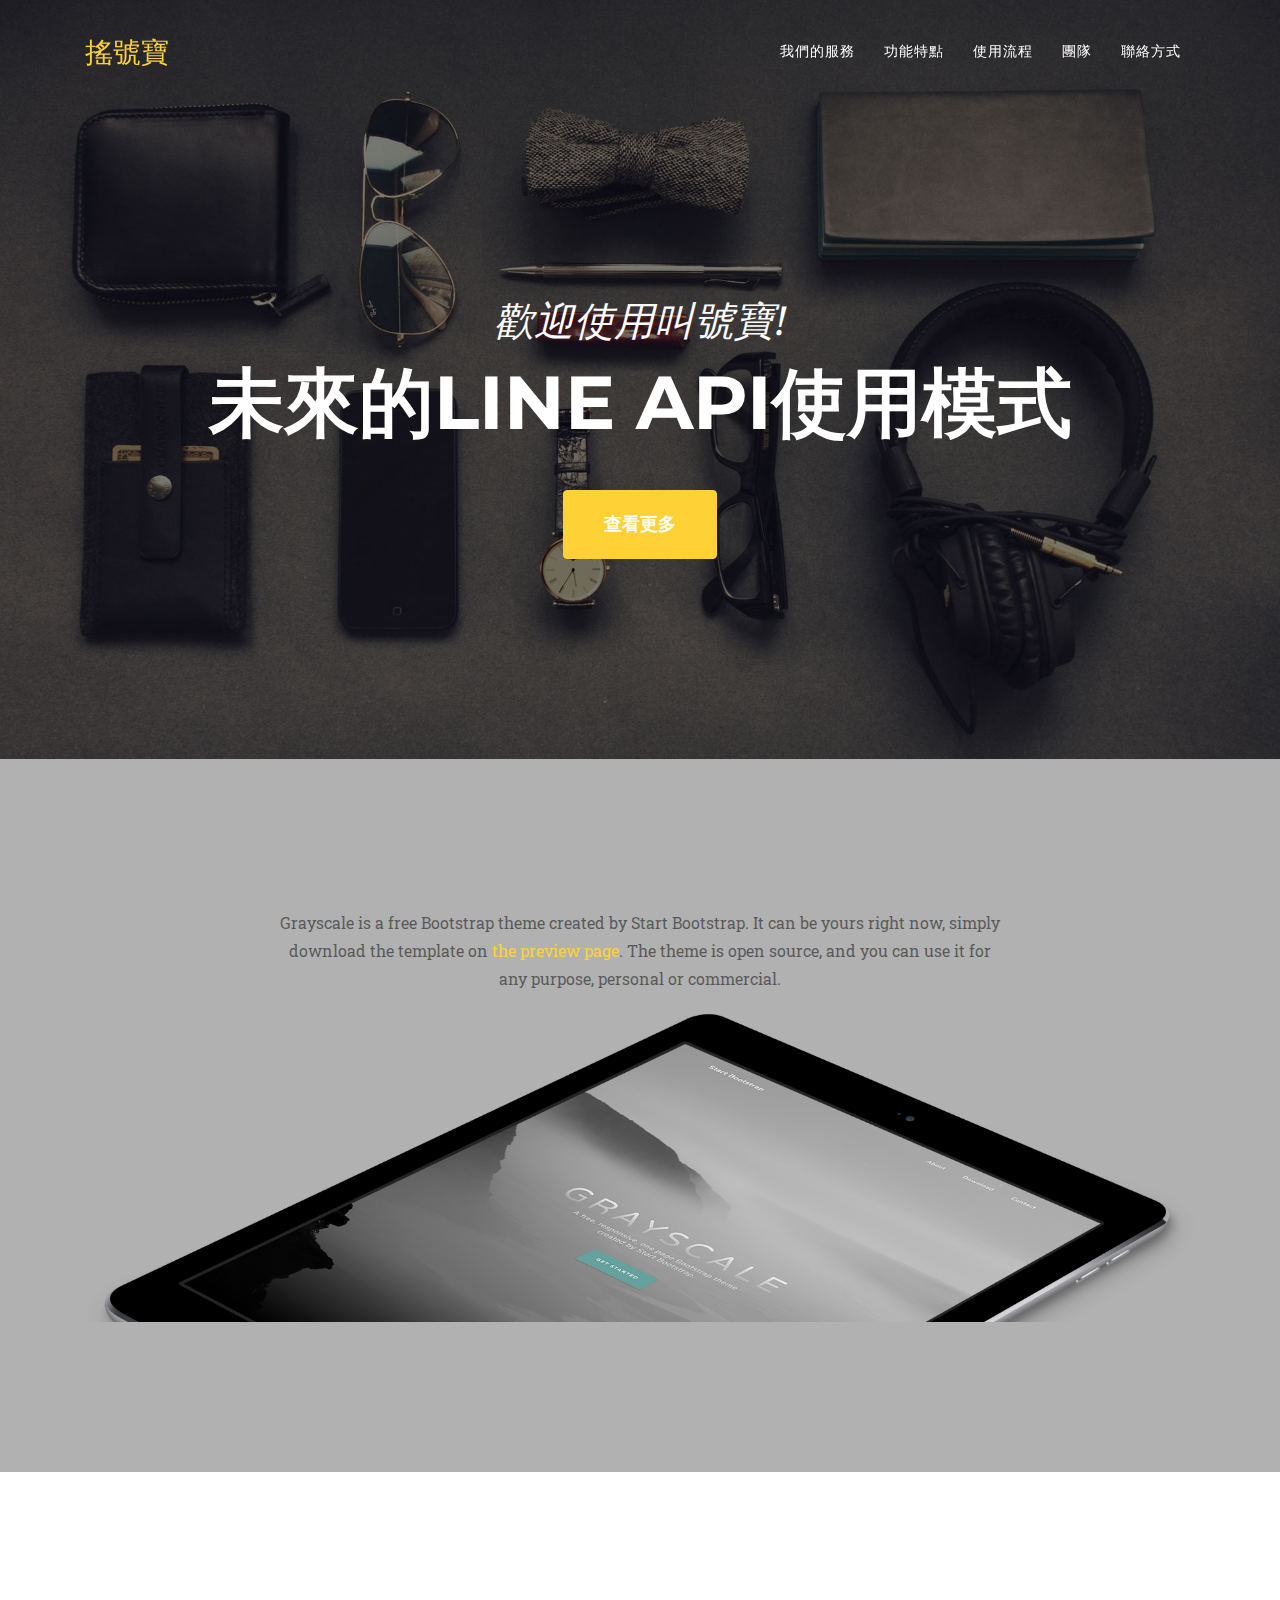
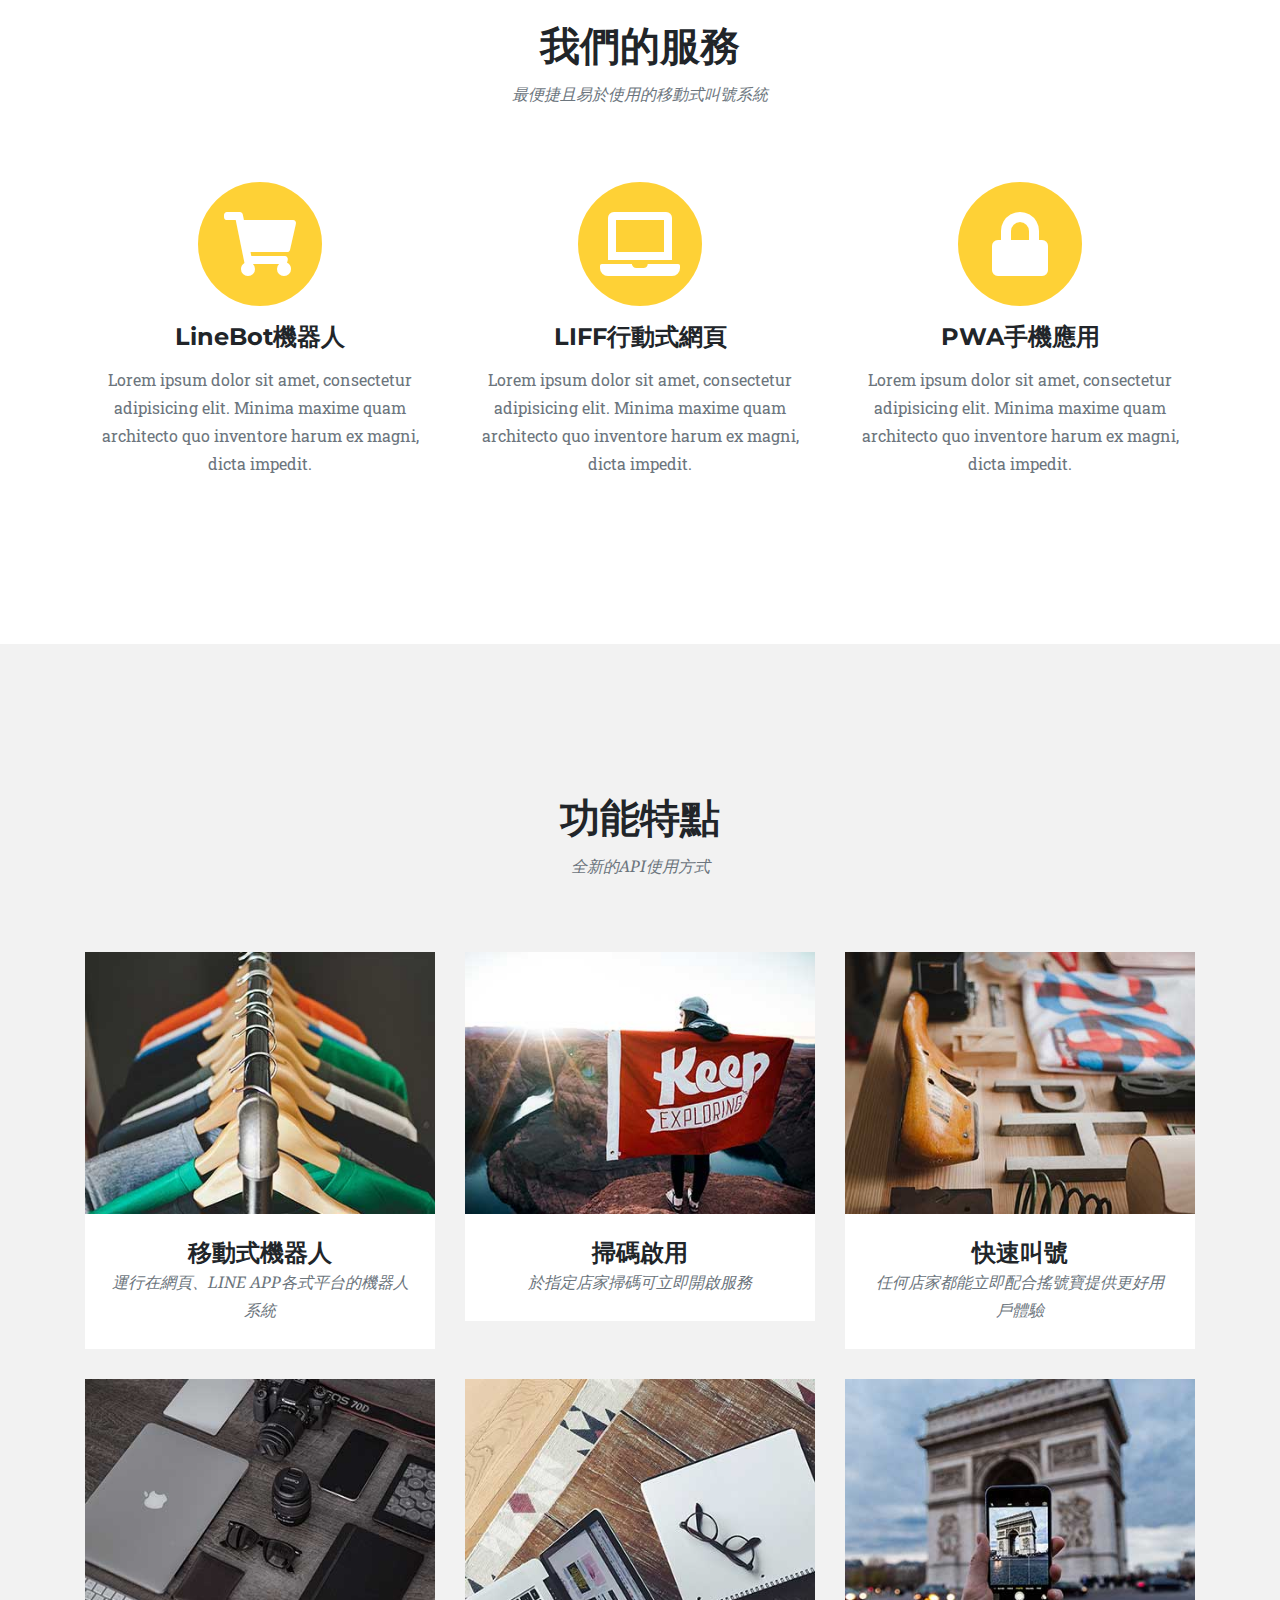
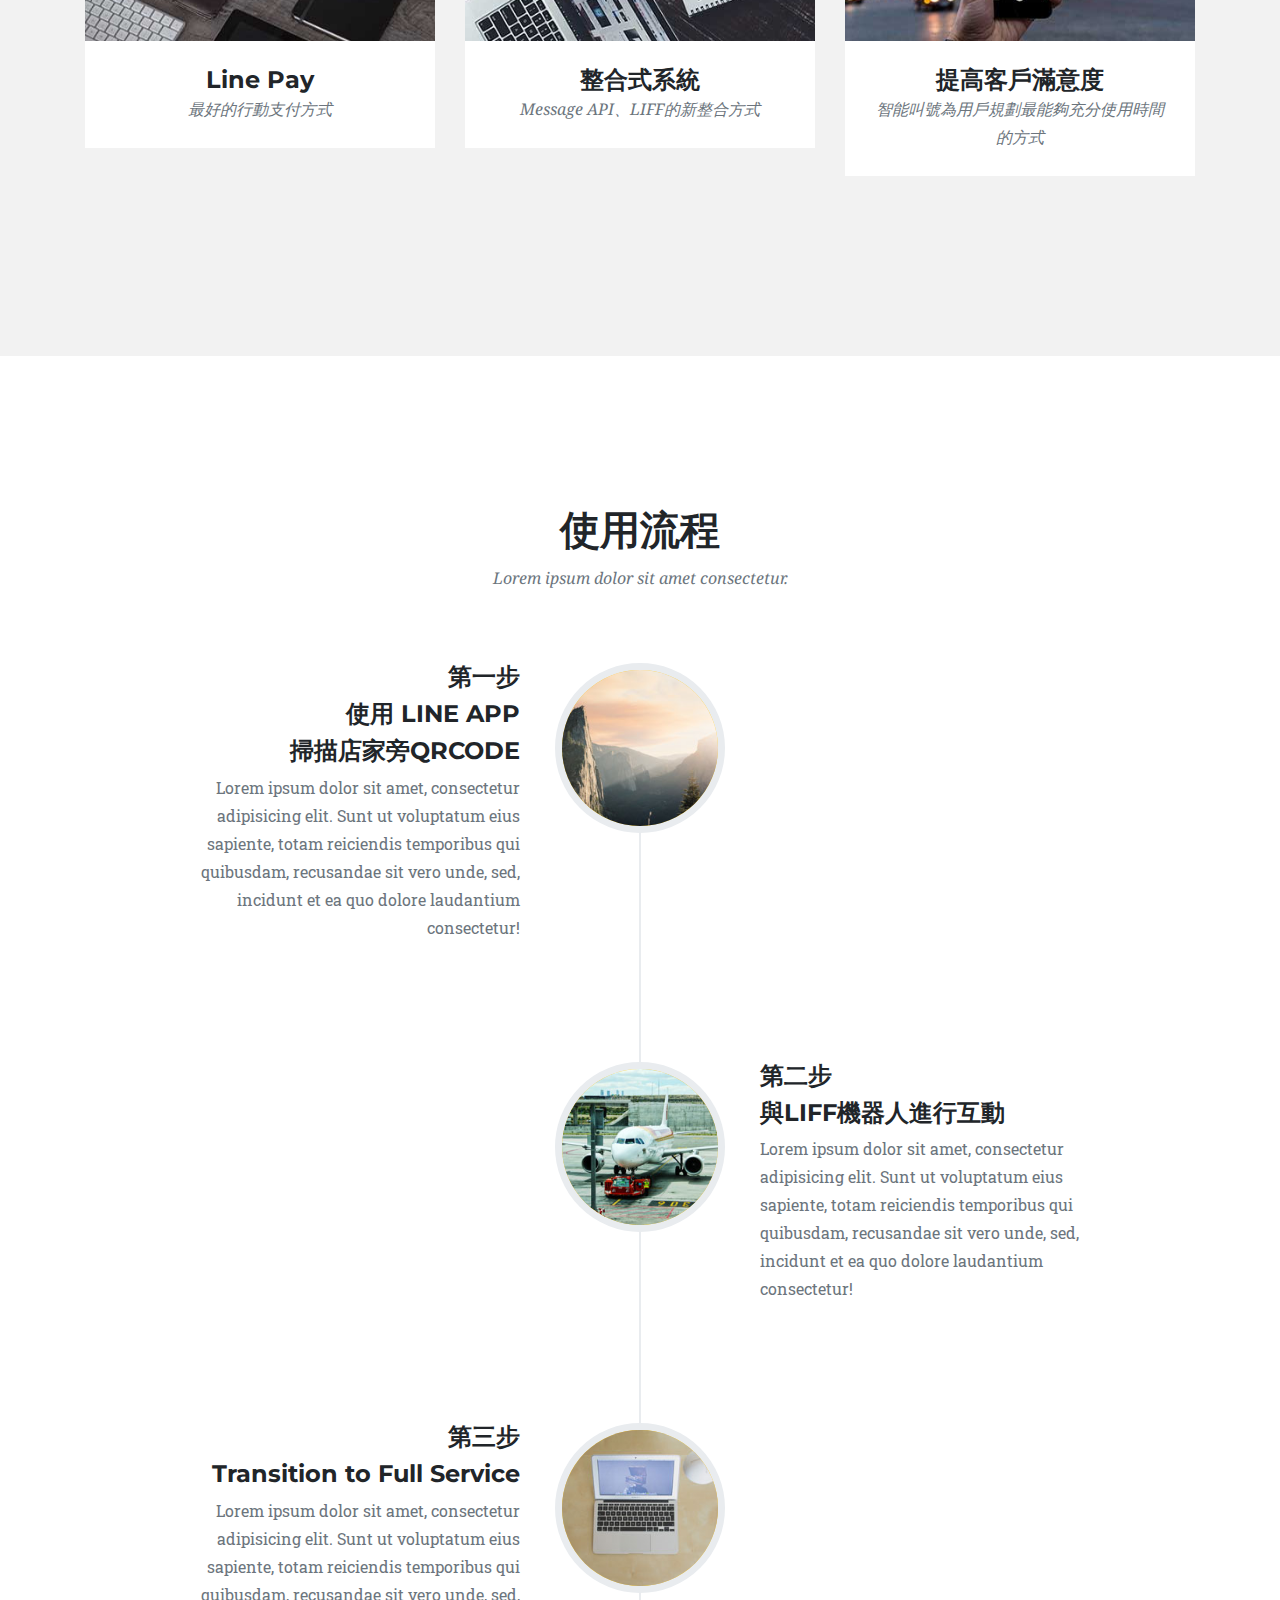
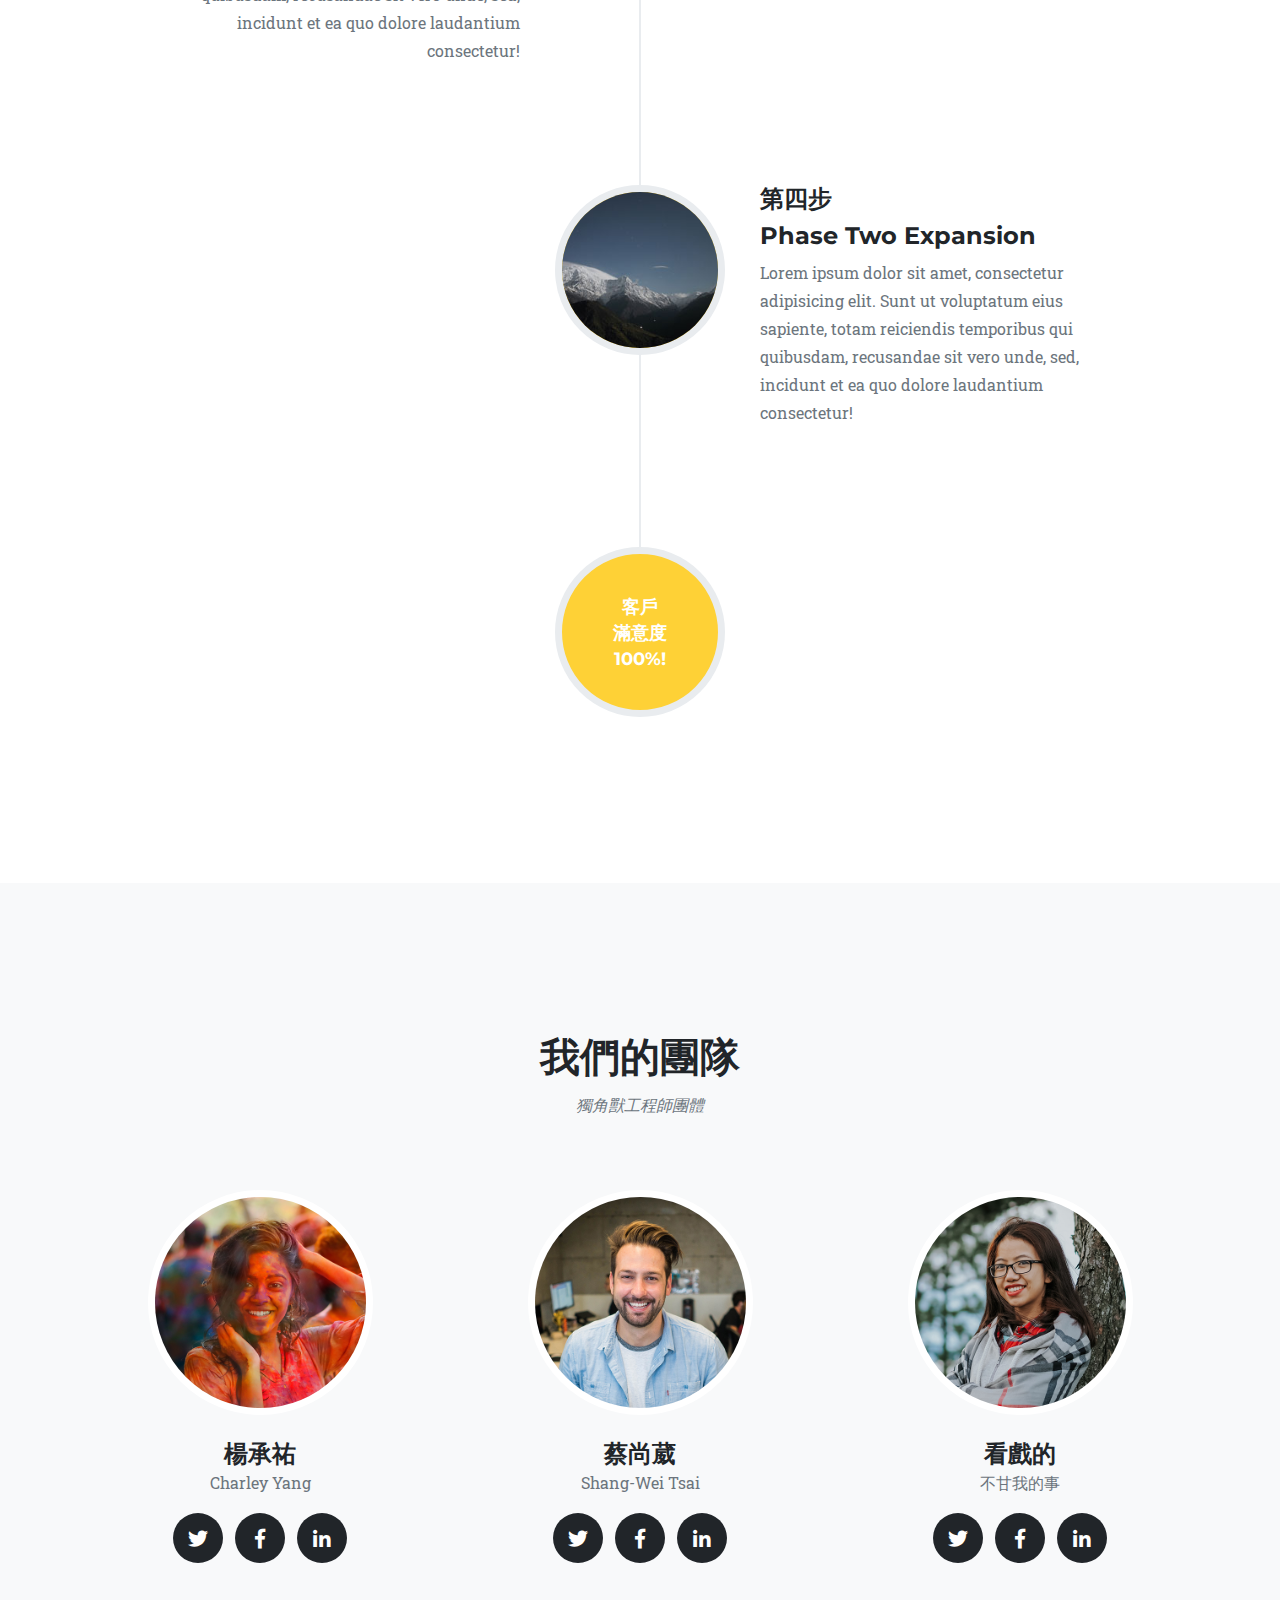
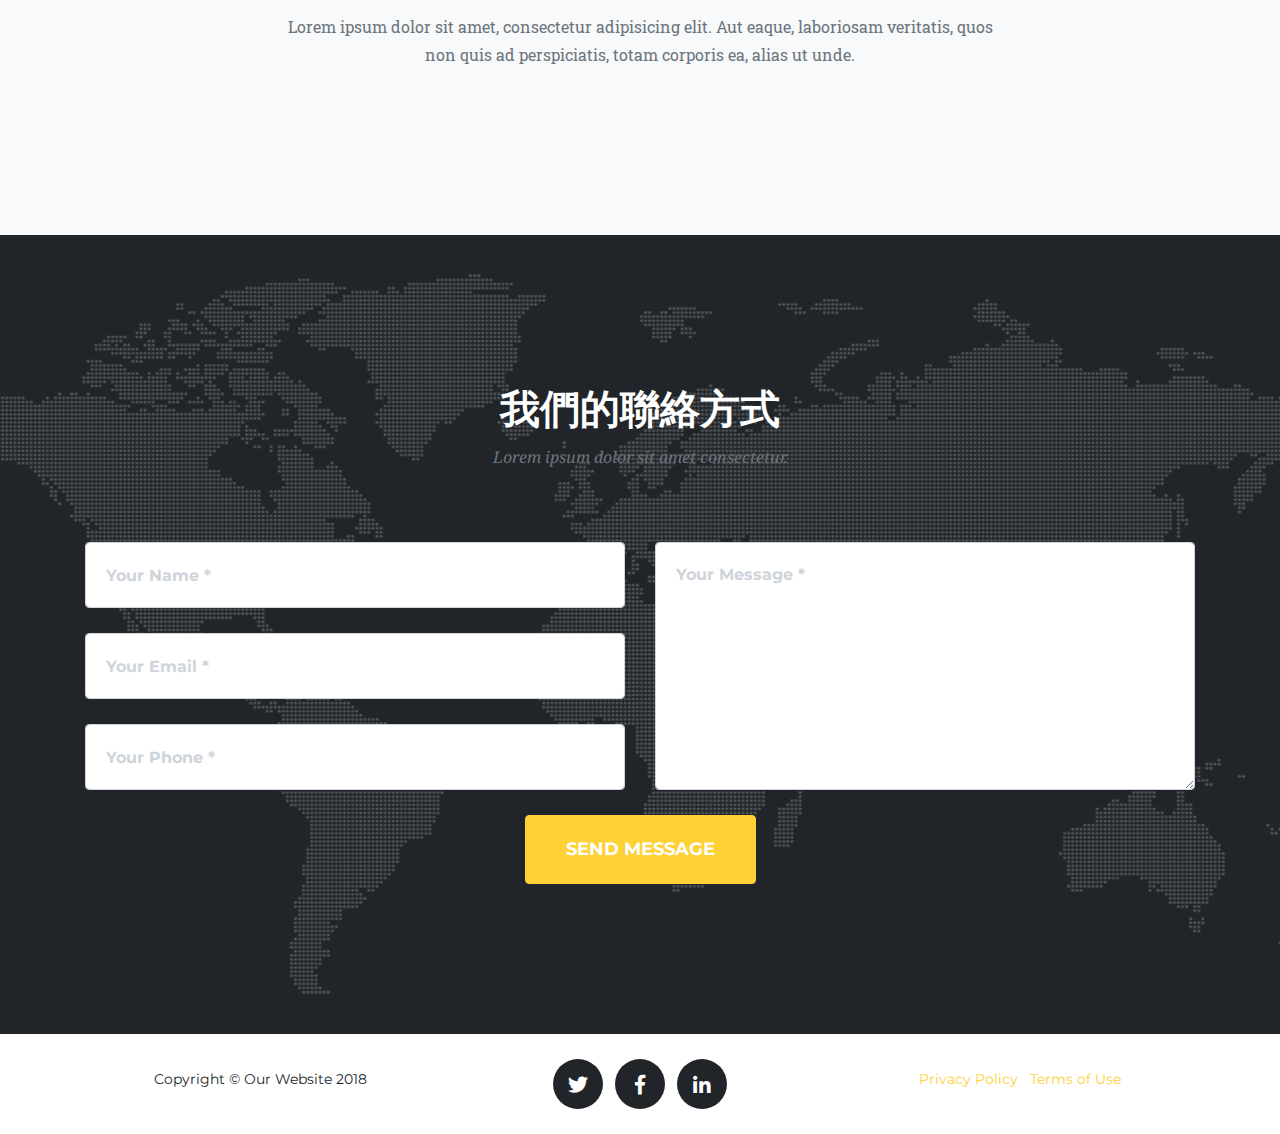
<file: index.html>
﻿<!DOCTYPE html>
<html lang="en">

<head>
    <meta charset="utf-8">
    <meta name="viewport" content="width=device-width, initial-scale=1, shrink-to-fit=no">
    <meta name="description" content="">
    <meta name="author" content="">
    <title>搖號寶</title>
    <!-- Bootstrap core CSS -->
    <link href="vendor/bootstrap/css/bootstrap.min.css" rel="stylesheet">
    <!-- Custom fonts for this template -->
    <link href="vendor/fontawesome-free/css/all.min.css" rel="stylesheet" type="text/css">
    <link href="https://fonts.googleapis.com/css?family=Montserrat:400,700" rel="stylesheet" type="text/css">
    <link href='https://fonts.googleapis.com/css?family=Kaushan+Script' rel='stylesheet' type='text/css'>
    <link href='https://fonts.googleapis.com/css?family=Droid+Serif:400,700,400italic,700italic' rel='stylesheet' type='text/css'>
    <link href='https://fonts.googleapis.com/css?family=Roboto+Slab:400,100,300,700' rel='stylesheet' type='text/css'>
    <!-- Custom styles for this template -->
    <link href="css/agency.min.css" rel="stylesheet">
    <style>
        .about-section {
            /*padding-top: 10rem;*/
            background: linear-gradient(to bottom,#161616 0,rgba(22,22,22,.9) 75%,rgba(22,22,22,.8) 100%);
        }
        /*.about-section> img{*/
            /*margin:0px !important;
            padding:0px !important;
        }*/
        .background-gray {
            background-color: #F2F2F2 !important;
        }
        .bg-super-gray {
            background-color: rgba(137, 136, 136, 0.66) !important;
        }
    </style>
</head>

<body id="page-top">
    <!-- Navigation -->
    <nav class="navbar navbar-expand-lg navbar-dark fixed-top" id="mainNav">
        <div class="container">
            <a class="navbar-brand js-scroll-trigger" href="#page-top">搖號寶</a>
            <button class="navbar-toggler navbar-toggler-right" type="button" data-toggle="collapse" data-target="#navbarResponsive" aria-controls="navbarResponsive" aria-expanded="false" aria-label="Toggle navigation">
                大綱
                <i class="fas fa-bars"></i>
            </button>
            <div class="collapse navbar-collapse" id="navbarResponsive">
                <ul class="navbar-nav text-uppercase ml-auto">
                    <li class="nav-item">
                        <a class="nav-link js-scroll-trigger" href="#services">我們的服務</a>
                    </li>
                    <li class="nav-item">
                        <a class="nav-link js-scroll-trigger" href="#portfolio">功能特點</a>
                    </li>
                    <li class="nav-item">
                        <a class="nav-link js-scroll-trigger" href="#about">使用流程</a>
                    </li>
                    <li class="nav-item">
                        <a class="nav-link js-scroll-trigger" href="#team">團隊</a>
                    </li>
                    <li class="nav-item">
                        <a class="nav-link js-scroll-trigger" href="#contact">聯絡方式</a>
                    </li>
                </ul>
            </div>
        </div>
    </nav>
    <!-- Header -->
    <header class="masthead">
        <div class="container">
            <div class="intro-text">
                <div class="intro-lead-in">歡迎使用叫號寶!</div>
                <div class="intro-heading text-uppercase">未來的Line API使用模式</div>
                <a class="btn btn-primary btn-xl text-uppercase js-scroll-trigger" href="#services">查看更多</a>
            </div>
        </div>
    </header>
    <section class ="bg-super-gray" id="services">
        <div class="container">
            <div class="row">
                <div class="col-lg-8 mx-auto text-center ">
                    <!--<h2 class="mb-4">Built with Bootstrap 4</h2>-->
                    <!--<div class="intro-lead-in">歡迎使用叫號寶!</div>
            <div class="intro-heading text-uppercase">未來的Line API使用模式</div>
            <div class="intro-lead-in">歡迎使用叫號寶!</div>
            <div class="intro-heading text-uppercase">未來的Line API使用模式</div>-->
                    <p class="text-black-50">
                        Grayscale is a free Bootstrap theme created by Start Bootstrap. It can be yours right now, simply download the template on
                        <a href="http://startbootstrap.com/template-overviews/grayscale/">the preview page</a>. The theme is open source, and you can use it for any purpose, personal or commercial.
                    </p>
                </div>
            </div>
            <img src="img/ipad.png" class="img-fluid" alt="Demo_Image">
        </div>
    </section>
    <!-- Services -->
    <section id="services">
        <div class="container">
            <div class="row">
                <div class="col-lg-12 text-center">
                    <h2 class="section-heading text-uppercase">我們的服務</h2>
                    <h3 class="section-subheading text-muted">最便捷且易於使用的移動式叫號系統</h3>
                </div>
            </div>
            <div class="row text-center">
                <div class="col-md-4">
                    <span class="fa-stack fa-4x">
                        <i class="fas fa-circle fa-stack-2x text-primary"></i>
                        <i class="fas fa-shopping-cart fa-stack-1x fa-inverse"></i>
                    </span>
                    <h4 class="service-heading">LineBot機器人</h4>
                    <p class="text-muted">Lorem ipsum dolor sit amet, consectetur adipisicing elit. Minima maxime quam architecto quo inventore harum ex magni, dicta impedit.</p>
                </div>
                <div class="col-md-4">
                    <span class="fa-stack fa-4x">
                        <i class="fas fa-circle fa-stack-2x text-primary"></i>
                        <i class="fas fa-laptop fa-stack-1x fa-inverse"></i>
                    </span>
                    <h4 class="service-heading">LIFF行動式網頁</h4>
                    <p class="text-muted">Lorem ipsum dolor sit amet, consectetur adipisicing elit. Minima maxime quam architecto quo inventore harum ex magni, dicta impedit.</p>
                </div>
                <div class="col-md-4">
                    <span class="fa-stack fa-4x">
                        <i class="fas fa-circle fa-stack-2x text-primary"></i>
                        <i class="fas fa-lock fa-stack-1x fa-inverse"></i>
                    </span>
                    <h4 class="service-heading">PWA手機應用</h4>
                    <p class="text-muted">Lorem ipsum dolor sit amet, consectetur adipisicing elit. Minima maxime quam architecto quo inventore harum ex magni, dicta impedit.</p>
                </div>
            </div>
        </div>
    </section>
    <!-- Portfolio Grid -->
    <section id="portfolio" class="background-gray">
        <div class="container">
            <div class="row">
                <div class="col-lg-12 text-center">
                    <h2 class="section-heading text-uppercase">功能特點</h2>
                    <h3 class="section-subheading text-muted">全新的API使用方式</h3>
                </div>
            </div>
            <div class="row">
                <div class="col-md-4 col-sm-6 portfolio-item">
                    <a class="portfolio-link" data-toggle="modal" href="#portfolioModal1">
                        <div class="portfolio-hover">
                            <div class="portfolio-hover-content">
                                <i class="fas fa-plus fa-3x"></i>
                            </div>
                        </div>
                        <img class="img-fluid" src="img/portfolio/01-thumbnail.jpg" alt="">
                    </a>
                    <div class="portfolio-caption">
                        <h4>移動式機器人</h4>
                        <p class="text-muted">運行在網頁、LINE APP各式平台的機器人系統</p>
                    </div>
                </div>
                <div class="col-md-4 col-sm-6 portfolio-item">
                    <a class="portfolio-link" data-toggle="modal" href="#portfolioModal2">
                        <div class="portfolio-hover">
                            <div class="portfolio-hover-content">
                                <i class="fas fa-plus fa-3x"></i>
                            </div>
                        </div>
                        <img class="img-fluid" src="img/portfolio/02-thumbnail.jpg" alt="">
                    </a>
                    <div class="portfolio-caption">
                        <h4>掃碼啟用</h4>
                        <p class="text-muted">於指定店家掃碼可立即開啟服務</p>
                    </div>
                </div>
                <div class="col-md-4 col-sm-6 portfolio-item">
                    <a class="portfolio-link" data-toggle="modal" href="#portfolioModal3">
                        <div class="portfolio-hover">
                            <div class="portfolio-hover-content">
                                <i class="fas fa-plus fa-3x"></i>
                            </div>
                        </div>
                        <img class="img-fluid" src="img/portfolio/03-thumbnail.jpg" alt="">
                    </a>
                    <div class="portfolio-caption">
                        <h4>快速叫號</h4>
                        <p class="text-muted">任何店家都能立即配合搖號寶提供更好用戶體驗</p>
                    </div>
                </div>
                <div class="col-md-4 col-sm-6 portfolio-item">
                    <a class="portfolio-link" data-toggle="modal" href="#portfolioModal4">
                        <div class="portfolio-hover">
                            <div class="portfolio-hover-content">
                                <i class="fas fa-plus fa-3x"></i>
                            </div>
                        </div>
                        <img class="img-fluid" src="img/portfolio/04-thumbnail.jpg" alt="">
                    </a>
                    <div class="portfolio-caption">
                        <h4>Line Pay</h4>
                        <p class="text-muted">最好的行動支付方式</p>
                    </div>
                </div>
                <div class="col-md-4 col-sm-6 portfolio-item">
                    <a class="portfolio-link" data-toggle="modal" href="#portfolioModal5">
                        <div class="portfolio-hover">
                            <div class="portfolio-hover-content">
                                <i class="fas fa-plus fa-3x"></i>
                            </div>
                        </div>
                        <img class="img-fluid" src="img/portfolio/05-thumbnail.jpg" alt="">
                    </a>
                    <div class="portfolio-caption">
                        <h4>整合式系統</h4>
                        <p class="text-muted">Message API、LIFF的新整合方式</p>
                    </div>
                </div>
                <div class="col-md-4 col-sm-6 portfolio-item">
                    <a class="portfolio-link" data-toggle="modal" href="#portfolioModal6">
                        <div class="portfolio-hover">
                            <div class="portfolio-hover-content">
                                <i class="fas fa-plus fa-3x"></i>
                            </div>
                        </div>
                        <img class="img-fluid" src="img/portfolio/06-thumbnail.jpg" alt="">
                    </a>
                    <div class="portfolio-caption">
                        <h4>提高客戶滿意度</h4>
                        <p class="text-muted">智能叫號為用戶規劃最能夠充分使用時間的方式</p>
                    </div>
                </div>
            </div>
        </div>
    </section>
    <!-- About -->
    <section id="about" >
        <div class="container">
            <div class="row">
                <div class="col-lg-12 text-center">
                    <h2 class="section-heading text-uppercase">使用流程</h2>
                    <h3 class="section-subheading text-muted">Lorem ipsum dolor sit amet consectetur.</h3>
                </div>
            </div>
            <div class="row">
                <div class="col-lg-12">
                    <ul class="timeline">
                        <li>
                            <div class="timeline-image">
                                <img class="rounded-circle img-fluid" src="img/about/1.jpg" alt="">
                            </div>
                            <div class="timeline-panel">
                                <div class="timeline-heading">
                                    <h4>第一步</h4>
                                    <h4 class="subheading">使用 LINE APP</h4>
                                    <h4 class="subheading">掃描店家旁QRCODE</h4>
                                </div>
                                <div class="timeline-body">
                                    <p class="text-muted">Lorem ipsum dolor sit amet, consectetur adipisicing elit. Sunt ut voluptatum eius sapiente, totam reiciendis temporibus qui quibusdam, recusandae sit vero unde, sed, incidunt et ea quo dolore laudantium consectetur!</p>
                                </div>
                            </div>
                        </li>
                        <li class="timeline-inverted">
                            <div class="timeline-image">
                                <img class="rounded-circle img-fluid" src="img/about/2.jpg" alt="">
                            </div>
                            <div class="timeline-panel">
                                <div class="timeline-heading">
                                    <h4>第二步</h4>
                                    <h4 class="subheading">與LIFF機器人進行互動</h4>
                                </div>
                                <div class="timeline-body">
                                    <p class="text-muted">Lorem ipsum dolor sit amet, consectetur adipisicing elit. Sunt ut voluptatum eius sapiente, totam reiciendis temporibus qui quibusdam, recusandae sit vero unde, sed, incidunt et ea quo dolore laudantium consectetur!</p>
                                </div>
                            </div>
                        </li>
                        <li>
                            <div class="timeline-image">
                                <img class="rounded-circle img-fluid" src="img/about/3.jpg" alt="">
                            </div>
                            <div class="timeline-panel">
                                <div class="timeline-heading">
                                    <h4>第三步</h4>
                                    <h4 class="subheading">Transition to Full Service</h4>
                                </div>
                                <div class="timeline-body">
                                    <p class="text-muted">Lorem ipsum dolor sit amet, consectetur adipisicing elit. Sunt ut voluptatum eius sapiente, totam reiciendis temporibus qui quibusdam, recusandae sit vero unde, sed, incidunt et ea quo dolore laudantium consectetur!</p>
                                </div>
                            </div>
                        </li>
                        <li class="timeline-inverted">
                            <div class="timeline-image">
                                <img class="rounded-circle img-fluid" src="img/about/4.jpg" alt="">
                            </div>
                            <div class="timeline-panel">
                                <div class="timeline-heading">
                                    <h4>第四步</h4>
                                    <h4 class="subheading">Phase Two Expansion</h4>
                                </div>
                                <div class="timeline-body">
                                    <p class="text-muted">Lorem ipsum dolor sit amet, consectetur adipisicing elit. Sunt ut voluptatum eius sapiente, totam reiciendis temporibus qui quibusdam, recusandae sit vero unde, sed, incidunt et ea quo dolore laudantium consectetur!</p>
                                </div>
                            </div>
                        </li>
                        <li class="timeline-inverted">
                            <div class="timeline-image">
                                <h4>
                                    客戶
                                    <br>滿意度
                                    <br>100%!
                                </h4>
                            </div>
                        </li>
                    </ul>
                </div>
            </div>
        </div>
    </section>
    <!-- Team -->
    <section class="bg-light" id="team">
        <div class="container">
            <div class="row">
                <div class="col-lg-12 text-center">
                    <h2 class="section-heading text-uppercase">我們的團隊</h2>
                    <h3 class="section-subheading text-muted">獨角獸工程師團體</h3>
                </div>
            </div>
            <div class="row">
                <div class="col-sm-4">
                    <div class="team-member">
                        <img class="mx-auto rounded-circle" src="img/team/1.jpg" alt="">
                        <h4>楊承祐</h4>
                        <p class="text-muted">Charley Yang</p>
                        <ul class="list-inline social-buttons">
                            <li class="list-inline-item">
                                <a href="#">
                                    <i class="fab fa-twitter"></i>
                                </a>
                            </li>
                            <li class="list-inline-item">
                                <a href="#">
                                    <i class="fab fa-facebook-f"></i>
                                </a>
                            </li>
                            <li class="list-inline-item">
                                <a href="#">
                                    <i class="fab fa-linkedin-in"></i>
                                </a>
                            </li>
                        </ul>
                    </div>
                </div>
                <div class="col-sm-4">
                    <div class="team-member">
                        <img class="mx-auto rounded-circle" src="img/team/2.jpg" alt="">
                        <h4>蔡尚葳</h4>
                        <p class="text-muted">Shang-Wei Tsai</p>
                        <ul class="list-inline social-buttons">
                            <li class="list-inline-item">
                                <a href="#">
                                    <i class="fab fa-twitter"></i>
                                </a>
                            </li>
                            <li class="list-inline-item">
                                <a href="#">
                                    <i class="fab fa-facebook-f"></i>
                                </a>
                            </li>
                            <li class="list-inline-item">
                                <a href="#">
                                    <i class="fab fa-linkedin-in"></i>
                                </a>
                            </li>
                        </ul>
                    </div>
                </div>
                <div class="col-sm-4">
                    <div class="team-member">
                        <img class="mx-auto rounded-circle" src="img/team/3.jpg" alt="">
                        <h4>看戲的</h4>
                        <p class="text-muted">不甘我的事</p>
                        <ul class="list-inline social-buttons">
                            <li class="list-inline-item">
                                <a href="#">
                                    <i class="fab fa-twitter"></i>
                                </a>
                            </li>
                            <li class="list-inline-item">
                                <a href="#">
                                    <i class="fab fa-facebook-f"></i>
                                </a>
                            </li>
                            <li class="list-inline-item">
                                <a href="#">
                                    <i class="fab fa-linkedin-in"></i>
                                </a>
                            </li>
                        </ul>
                    </div>
                </div>
            </div>
            <div class="row">
                <div class="col-lg-8 mx-auto text-center">
                    <p class="large text-muted">Lorem ipsum dolor sit amet, consectetur adipisicing elit. Aut eaque, laboriosam veritatis, quos non quis ad perspiciatis, totam corporis ea, alias ut unde.</p>
                </div>
            </div>
        </div>
    </section>
    <!-- Clients -->
    <!-- <section class="py-5">
      <div class="container">
        <div class="row">
          <div class="col-md-3 col-sm-6">
            <a href="#">
              <img class="img-fluid d-block mx-auto" src="img/logos/envato.jpg" alt="">
            </a>
          </div>
          <div class="col-md-3 col-sm-6">
            <a href="#">
              <img class="img-fluid d-block mx-auto" src="img/logos/designmodo.jpg" alt="">
            </a>
          </div>
          <div class="col-md-3 col-sm-6">
            <a href="#">
              <img class="img-fluid d-block mx-auto" src="img/logos/themeforest.jpg" alt="">
            </a>
          </div>
          <div class="col-md-3 col-sm-6">
            <a href="#">
              <img class="img-fluid d-block mx-auto" src="img/logos/creative-market.jpg" alt="">
            </a>
          </div>
        </div>
      </div>
    </section> -->
    <!-- Contact -->
    <section id="contact">
        <div class="container">
            <div class="row">
                <div class="col-lg-12 text-center">
                    <h2 class="section-heading text-uppercase">我們的聯絡方式</h2>
                    <h3 class="section-subheading text-muted">Lorem ipsum dolor sit amet consectetur.</h3>
                </div>
            </div>
            <div class="row">
                <div class="col-lg-12">
                    <form id="contactForm" name="sentMessage" novalidate="novalidate">
                        <div class="row">
                            <div class="col-md-6">
                                <div class="form-group">
                                    <input class="form-control" id="name" type="text" placeholder="Your Name *" required="required" data-validation-required-message="Please enter your name.">
                                    <p class="help-block text-danger"></p>
                                </div>
                                <div class="form-group">
                                    <input class="form-control" id="email" type="email" placeholder="Your Email *" required="required" data-validation-required-message="Please enter your email address.">
                                    <p class="help-block text-danger"></p>
                                </div>
                                <div class="form-group">
                                    <input class="form-control" id="phone" type="tel" placeholder="Your Phone *" required="required" data-validation-required-message="Please enter your phone number.">
                                    <p class="help-block text-danger"></p>
                                </div>
                            </div>
                            <div class="col-md-6">
                                <div class="form-group">
                                    <textarea class="form-control" id="message" placeholder="Your Message *" required="required" data-validation-required-message="Please enter a message."></textarea>
                                    <p class="help-block text-danger"></p>
                                </div>
                            </div>
                            <div class="clearfix"></div>
                            <div class="col-lg-12 text-center">
                                <div id="success"></div>
                                <button id="sendMessageButton" class="btn btn-primary btn-xl text-uppercase" type="submit">Send Message</button>
                            </div>
                        </div>
                    </form>
                </div>
            </div>
        </div>
    </section>
    <!-- Footer -->
    <footer>
        <div class="container">
            <div class="row">
                <div class="col-md-4">
                    <span class="copyright">Copyright &copy; Our Website 2018</span>
                </div>
                <div class="col-md-4">
                    <ul class="list-inline social-buttons">
                        <li class="list-inline-item">
                            <a href="#">
                                <i class="fab fa-twitter"></i>
                            </a>
                        </li>
                        <li class="list-inline-item">
                            <a href="#">
                                <i class="fab fa-facebook-f"></i>
                            </a>
                        </li>
                        <li class="list-inline-item">
                            <a href="#">
                                <i class="fab fa-linkedin-in"></i>
                            </a>
                        </li>
                    </ul>
                </div>
                <div class="col-md-4">
                    <ul class="list-inline quicklinks">
                        <li class="list-inline-item">
                            <a href="#">Privacy Policy</a>
                        </li>
                        <li class="list-inline-item">
                            <a href="#">Terms of Use</a>
                        </li>
                    </ul>
                </div>
            </div>
        </div>
    </footer>
    <!-- Portfolio Modals -->
    <!-- Modal 1 -->
    <div class="portfolio-modal modal fade" id="portfolioModal1" tabindex="-1" role="dialog" aria-hidden="true">
        <div class="modal-dialog">
            <div class="modal-content">
                <div class="close-modal" data-dismiss="modal">
                    <div class="lr">
                        <div class="rl"></div>
                    </div>
                </div>
                <div class="container">
                    <div class="row">
                        <div class="col-lg-8 mx-auto">
                            <div class="modal-body">
                                <!-- Project Details Go Here -->
                                <h2 class="text-uppercase">Project Name</h2>
                                <p class="item-intro text-muted">Lorem ipsum dolor sit amet consectetur.</p>
                                <img class="img-fluid d-block mx-auto" src="img/portfolio/01-full.jpg" alt="">
                                <p>Use this area to describe your project. Lorem ipsum dolor sit amet, consectetur adipisicing elit. Est blanditiis dolorem culpa incidunt minus dignissimos deserunt repellat aperiam quasi sunt officia expedita beatae cupiditate, maiores repudiandae, nostrum, reiciendis facere nemo!</p>
                                <ul class="list-inline">
                                    <li>Date: January 2017</li>
                                    <li>Client: Threads</li>
                                    <li>Category: Illustration</li>
                                </ul>
                                <button class="btn btn-primary" data-dismiss="modal" type="button">
                                    <i class="fas fa-times"></i>
                                    Close Project
                                </button>
                            </div>
                        </div>
                    </div>
                </div>
            </div>
        </div>
    </div>
    <!-- Modal 2 -->
    <div class="portfolio-modal modal fade" id="portfolioModal2" tabindex="-1" role="dialog" aria-hidden="true">
        <div class="modal-dialog">
            <div class="modal-content">
                <div class="close-modal" data-dismiss="modal">
                    <div class="lr">
                        <div class="rl"></div>
                    </div>
                </div>
                <div class="container">
                    <div class="row">
                        <div class="col-lg-8 mx-auto">
                            <div class="modal-body">
                                <!-- Project Details Go Here -->
                                <h2 class="text-uppercase">Project Name</h2>
                                <p class="item-intro text-muted">Lorem ipsum dolor sit amet consectetur.</p>
                                <img class="img-fluid d-block mx-auto" src="img/portfolio/02-full.jpg" alt="">
                                <p>Use this area to describe your project. Lorem ipsum dolor sit amet, consectetur adipisicing elit. Est blanditiis dolorem culpa incidunt minus dignissimos deserunt repellat aperiam quasi sunt officia expedita beatae cupiditate, maiores repudiandae, nostrum, reiciendis facere nemo!</p>
                                <ul class="list-inline">
                                    <li>Date: January 2017</li>
                                    <li>Client: Explore</li>
                                    <li>Category: Graphic Design</li>
                                </ul>
                                <button class="btn btn-primary" data-dismiss="modal" type="button">
                                    <i class="fas fa-times"></i>
                                    Close Project
                                </button>
                            </div>
                        </div>
                    </div>
                </div>
            </div>
        </div>
    </div>
    <!-- Modal 3 -->
    <div class="portfolio-modal modal fade" id="portfolioModal3" tabindex="-1" role="dialog" aria-hidden="true">
        <div class="modal-dialog">
            <div class="modal-content">
                <div class="close-modal" data-dismiss="modal">
                    <div class="lr">
                        <div class="rl"></div>
                    </div>
                </div>
                <div class="container">
                    <div class="row">
                        <div class="col-lg-8 mx-auto">
                            <div class="modal-body">
                                <!-- Project Details Go Here -->
                                <h2 class="text-uppercase">Project Name</h2>
                                <p class="item-intro text-muted">Lorem ipsum dolor sit amet consectetur.</p>
                                <img class="img-fluid d-block mx-auto" src="img/portfolio/03-full.jpg" alt="">
                                <p>Use this area to describe your project. Lorem ipsum dolor sit amet, consectetur adipisicing elit. Est blanditiis dolorem culpa incidunt minus dignissimos deserunt repellat aperiam quasi sunt officia expedita beatae cupiditate, maiores repudiandae, nostrum, reiciendis facere nemo!</p>
                                <ul class="list-inline">
                                    <li>Date: January 2017</li>
                                    <li>Client: Finish</li>
                                    <li>Category: Identity</li>
                                </ul>
                                <button class="btn btn-primary" data-dismiss="modal" type="button">
                                    <i class="fas fa-times"></i>
                                    Close Project
                                </button>
                            </div>
                        </div>
                    </div>
                </div>
            </div>
        </div>
    </div>
    <!-- Modal 4 -->
    <div class="portfolio-modal modal fade" id="portfolioModal4" tabindex="-1" role="dialog" aria-hidden="true">
        <div class="modal-dialog">
            <div class="modal-content">
                <div class="close-modal" data-dismiss="modal">
                    <div class="lr">
                        <div class="rl"></div>
                    </div>
                </div>
                <div class="container">
                    <div class="row">
                        <div class="col-lg-8 mx-auto">
                            <div class="modal-body">
                                <!-- Project Details Go Here -->
                                <h2 class="text-uppercase">Project Name</h2>
                                <p class="item-intro text-muted">Lorem ipsum dolor sit amet consectetur.</p>
                                <img class="img-fluid d-block mx-auto" src="img/portfolio/04-full.jpg" alt="">
                                <p>Use this area to describe your project. Lorem ipsum dolor sit amet, consectetur adipisicing elit. Est blanditiis dolorem culpa incidunt minus dignissimos deserunt repellat aperiam quasi sunt officia expedita beatae cupiditate, maiores repudiandae, nostrum, reiciendis facere nemo!</p>
                                <ul class="list-inline">
                                    <li>Date: January 2017</li>
                                    <li>Client: Lines</li>
                                    <li>Category: Branding</li>
                                </ul>
                                <button class="btn btn-primary" data-dismiss="modal" type="button">
                                    <i class="fas fa-times"></i>
                                    Close Project
                                </button>
                            </div>
                        </div>
                    </div>
                </div>
            </div>
        </div>
    </div>
    <!-- Modal 5 -->
    <div class="portfolio-modal modal fade" id="portfolioModal5" tabindex="-1" role="dialog" aria-hidden="true">
        <div class="modal-dialog">
            <div class="modal-content">
                <div class="close-modal" data-dismiss="modal">
                    <div class="lr">
                        <div class="rl"></div>
                    </div>
                </div>
                <div class="container">
                    <div class="row">
                        <div class="col-lg-8 mx-auto">
                            <div class="modal-body">
                                <!-- Project Details Go Here -->
                                <h2 class="text-uppercase">Project Name</h2>
                                <p class="item-intro text-muted">Lorem ipsum dolor sit amet consectetur.</p>
                                <img class="img-fluid d-block mx-auto" src="img/portfolio/05-full.jpg" alt="">
                                <p>Use this area to describe your project. Lorem ipsum dolor sit amet, consectetur adipisicing elit. Est blanditiis dolorem culpa incidunt minus dignissimos deserunt repellat aperiam quasi sunt officia expedita beatae cupiditate, maiores repudiandae, nostrum, reiciendis facere nemo!</p>
                                <ul class="list-inline">
                                    <li>Date: January 2017</li>
                                    <li>Client: Southwest</li>
                                    <li>Category: Website Design</li>
                                </ul>
                                <button class="btn btn-primary" data-dismiss="modal" type="button">
                                    <i class="fas fa-times"></i>
                                    Close Project
                                </button>
                            </div>
                        </div>
                    </div>
                </div>
            </div>
        </div>
    </div>
    <!-- Modal 6 -->
    <div class="portfolio-modal modal fade" id="portfolioModal6" tabindex="-1" role="dialog" aria-hidden="true">
        <div class="modal-dialog">
            <div class="modal-content">
                <div class="close-modal" data-dismiss="modal">
                    <div class="lr">
                        <div class="rl"></div>
                    </div>
                </div>
                <div class="container">
                    <div class="row">
                        <div class="col-lg-8 mx-auto">
                            <div class="modal-body">
                                <!-- Project Details Go Here -->
                                <h2 class="text-uppercase">Project Name</h2>
                                <p class="item-intro text-muted">Lorem ipsum dolor sit amet consectetur.</p>
                                <img class="img-fluid d-block mx-auto" src="img/portfolio/06-full.jpg" alt="">
                                <p>Use this area to describe your project. Lorem ipsum dolor sit amet, consectetur adipisicing elit. Est blanditiis dolorem culpa incidunt minus dignissimos deserunt repellat aperiam quasi sunt officia expedita beatae cupiditate, maiores repudiandae, nostrum, reiciendis facere nemo!</p>
                                <ul class="list-inline">
                                    <li>Date: January 2017</li>
                                    <li>Client: Window</li>
                                    <li>Category: Photography</li>
                                </ul>
                                <button class="btn btn-primary" data-dismiss="modal" type="button">
                                    <i class="fas fa-times"></i>
                                    Close Project
                                </button>
                            </div>
                        </div>
                    </div>
                </div>
            </div>
        </div>
    </div>
    <!-- Bootstrap core JavaScript -->
    <script src="vendor/jquery/jquery.min.js"></script>
    <script src="vendor/bootstrap/js/bootstrap.bundle.min.js"></script>
    <!-- Plugin JavaScript -->
    <script src="vendor/jquery-easing/jquery.easing.min.js"></script>
    <!-- Contact form JavaScript -->
    <script src="js/jqBootstrapValidation.js"></script>
    <script src="js/contact_me.js"></script>
    <!-- Custom scripts for this template -->
    <script src="js/agency.min.js"></script>
</body>

</html>
</file>
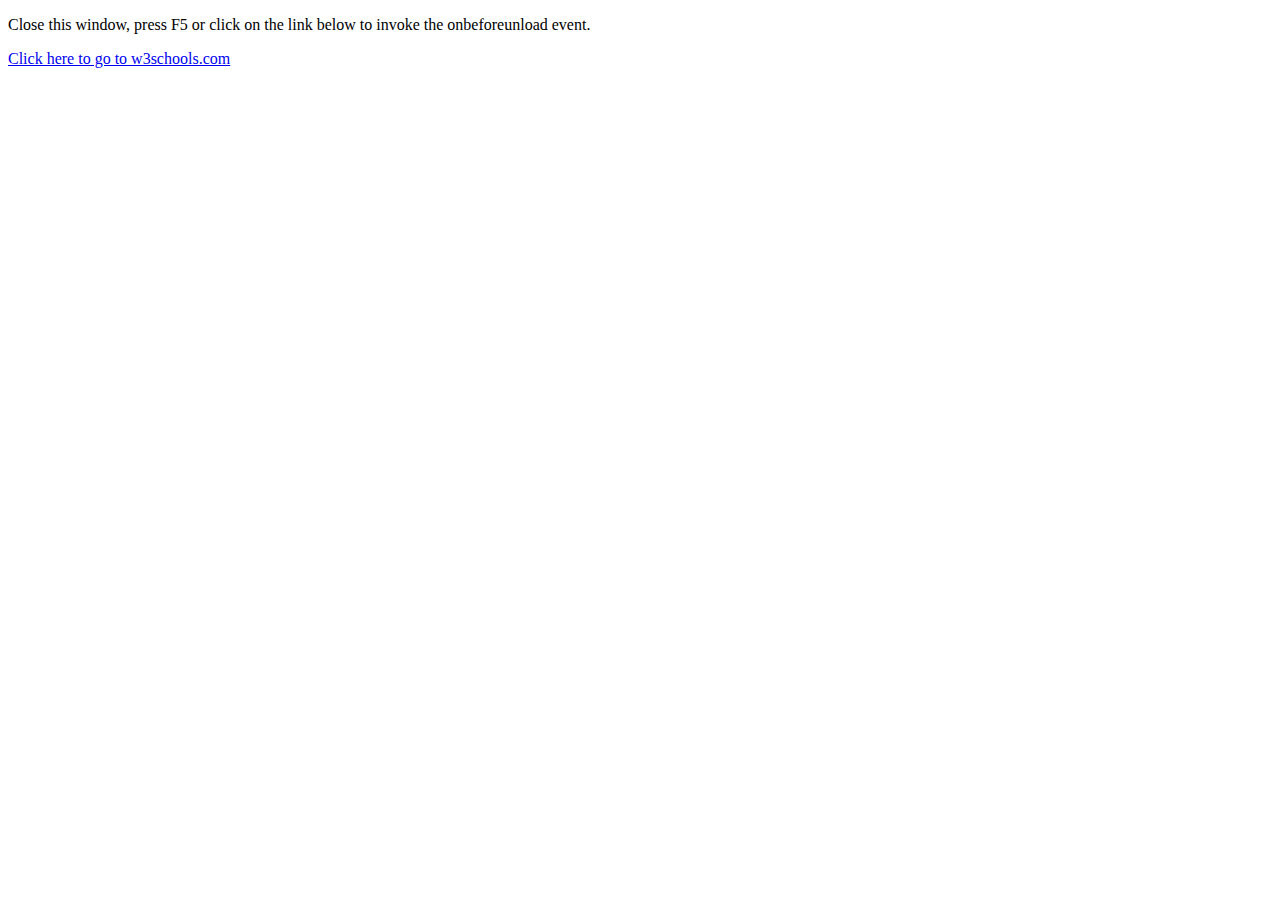
<file: beforeunload.html>
﻿<!DOCTYPE html>
<html>
<body onbeforeunload="return myFunction()">

    <p>Close this window, press F5 or click on the link below to invoke the onbeforeunload event.</p>

    <a href="https://www.w3schools.com">Click here to go to w3schools.com</a>

    <script>
function myFunction() {
    return "Write something clever here...";
}
    </script>

</body>
</html>
</file>
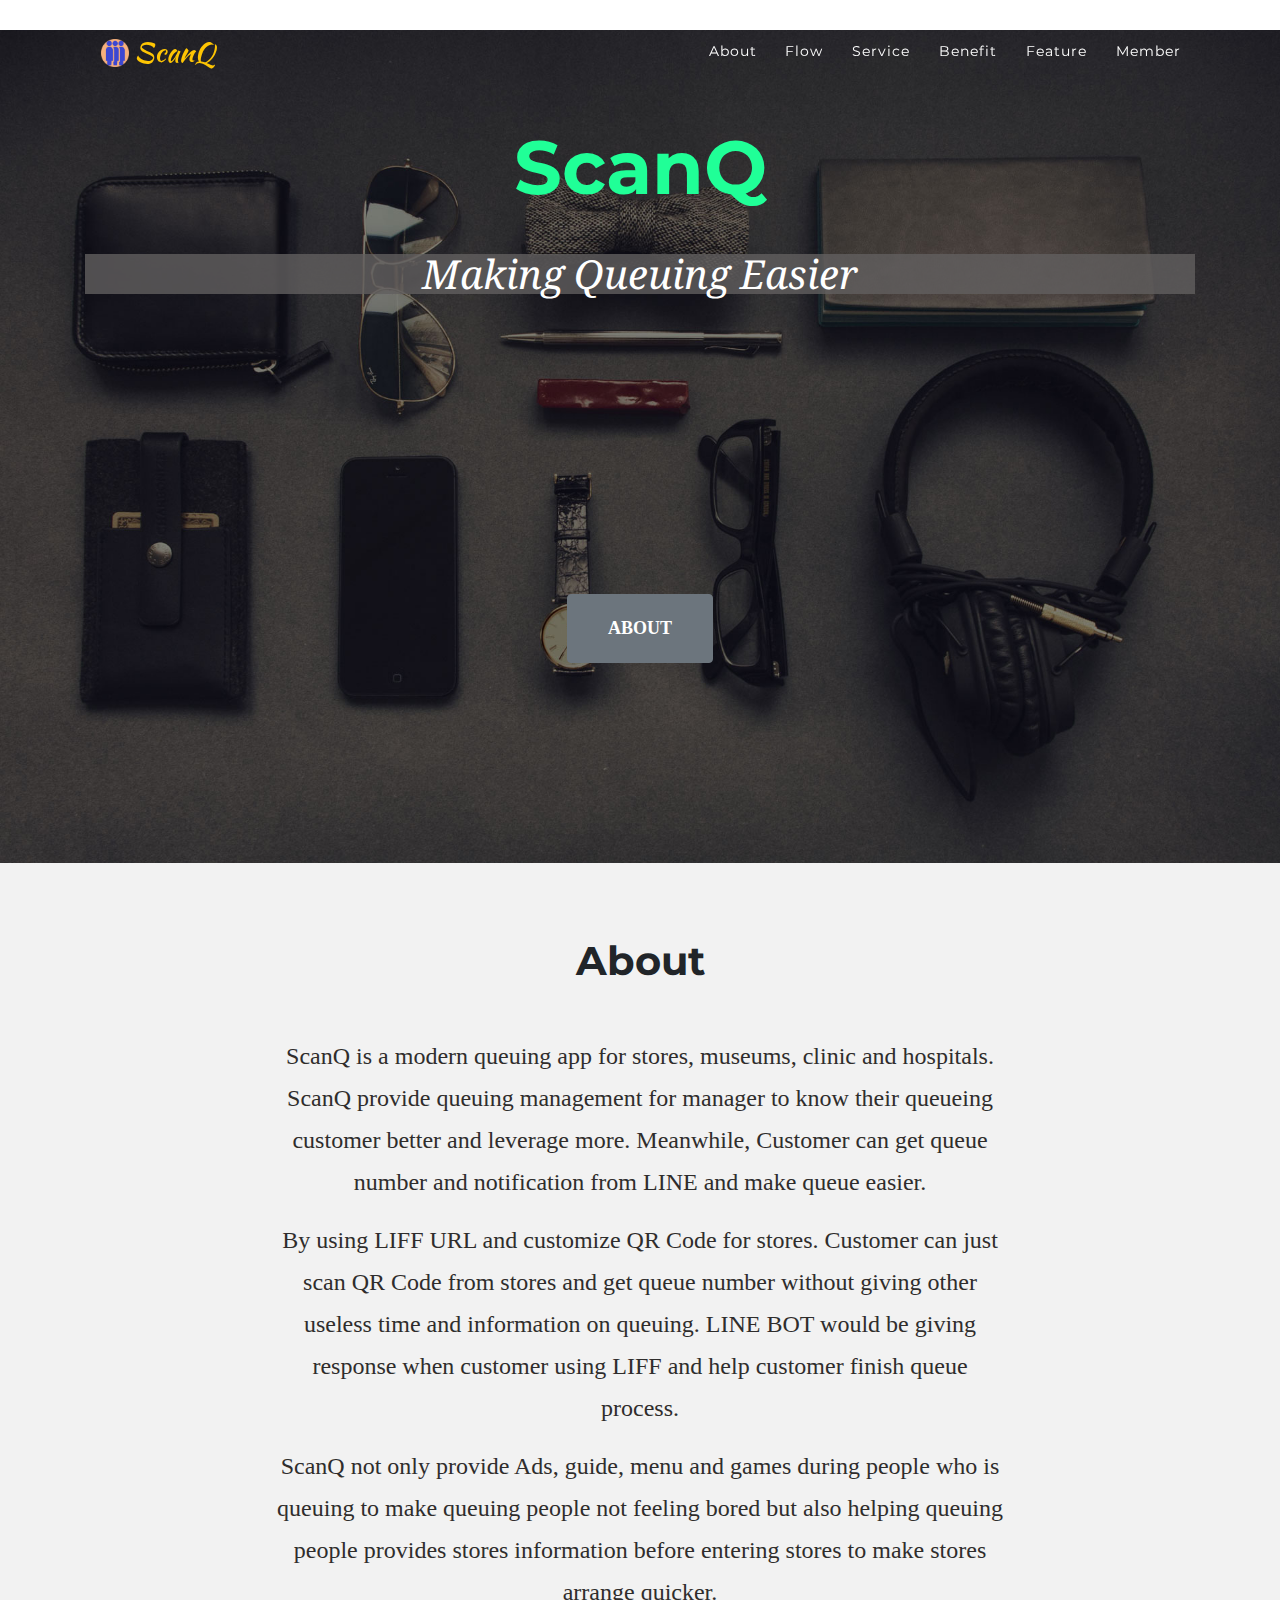
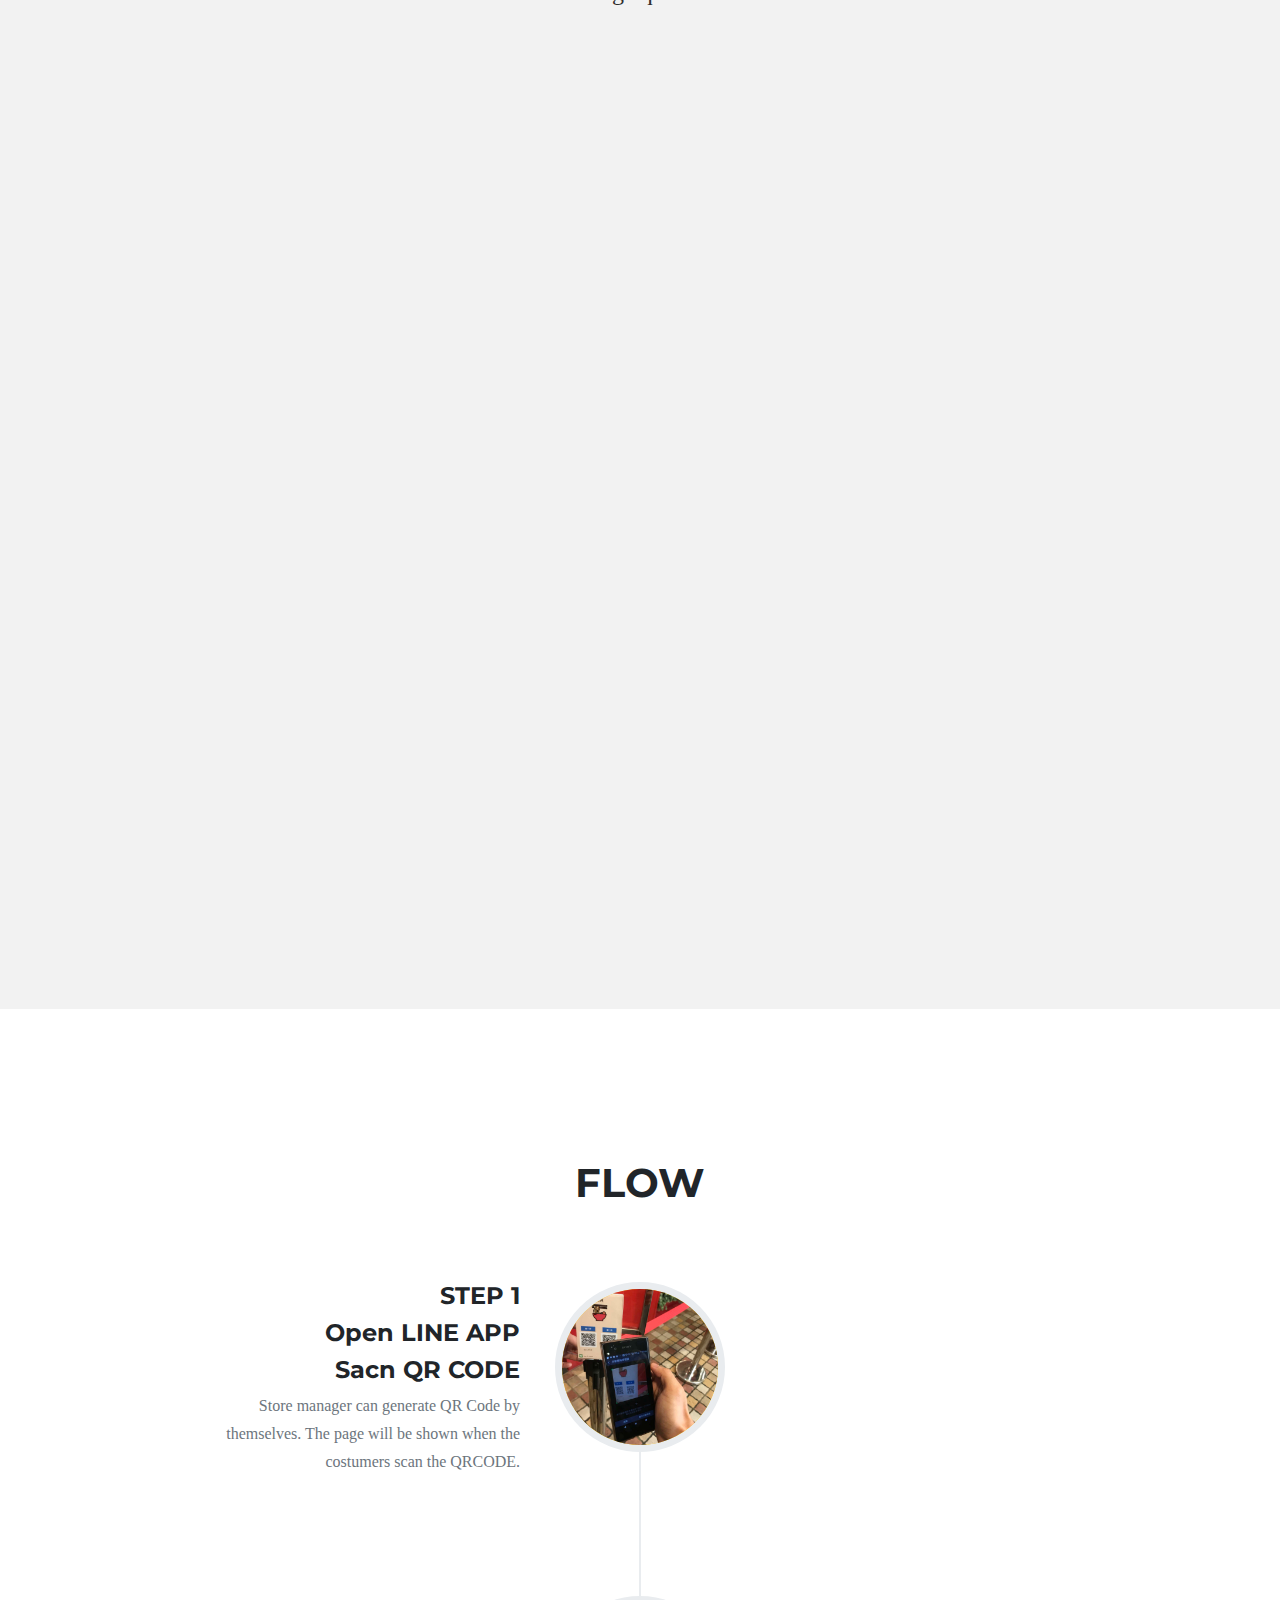
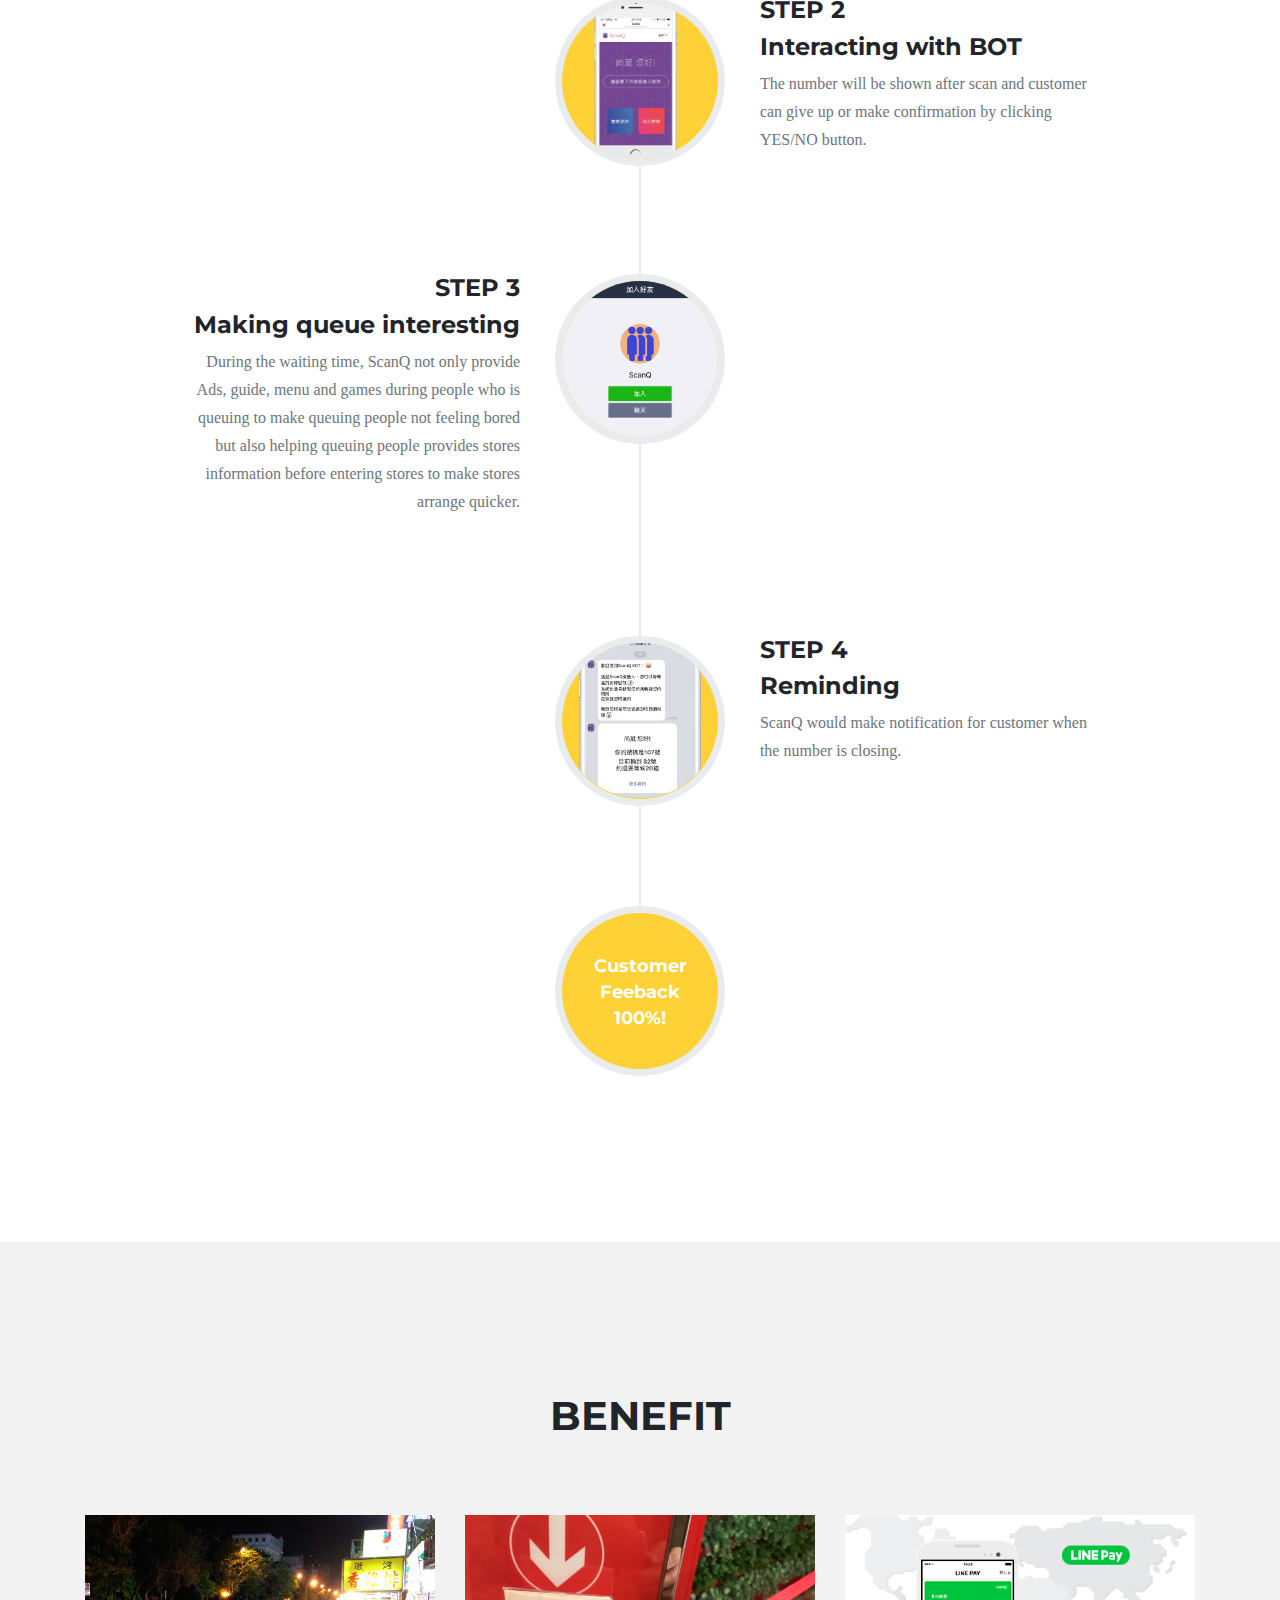
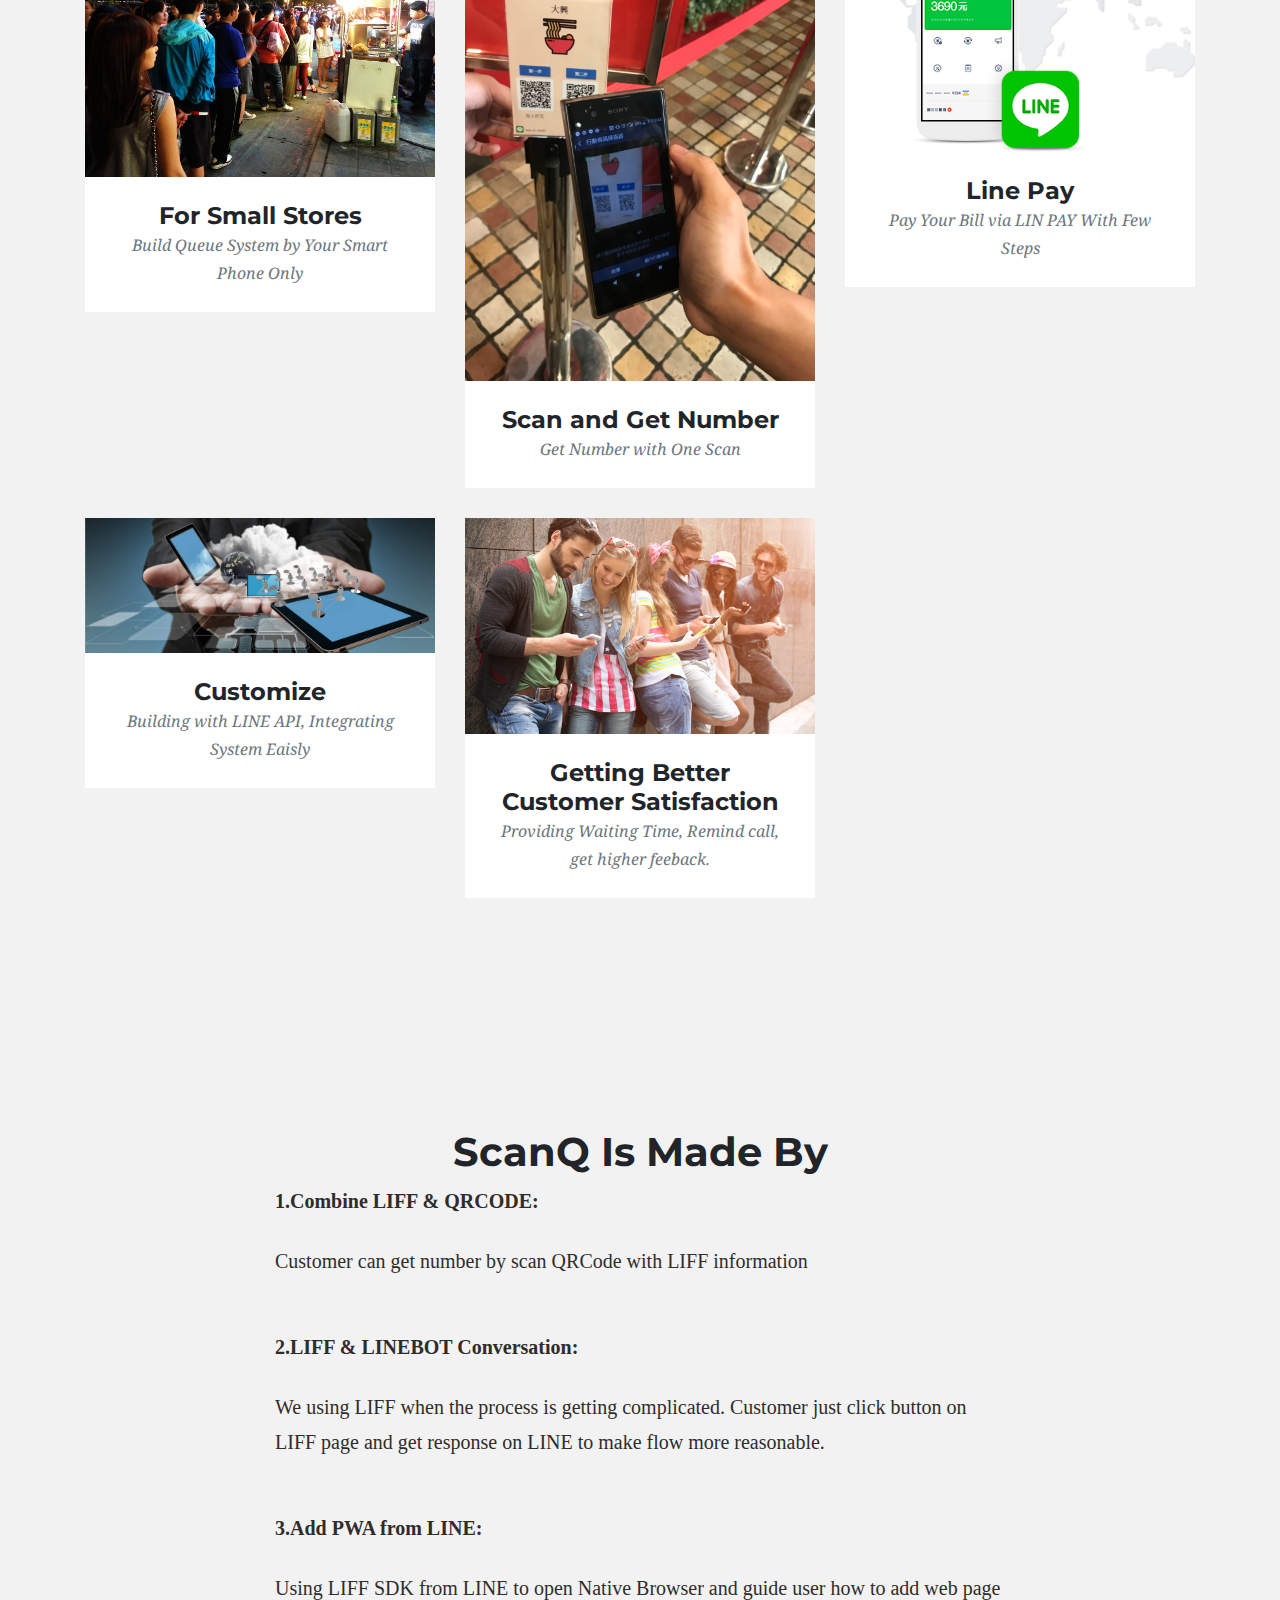
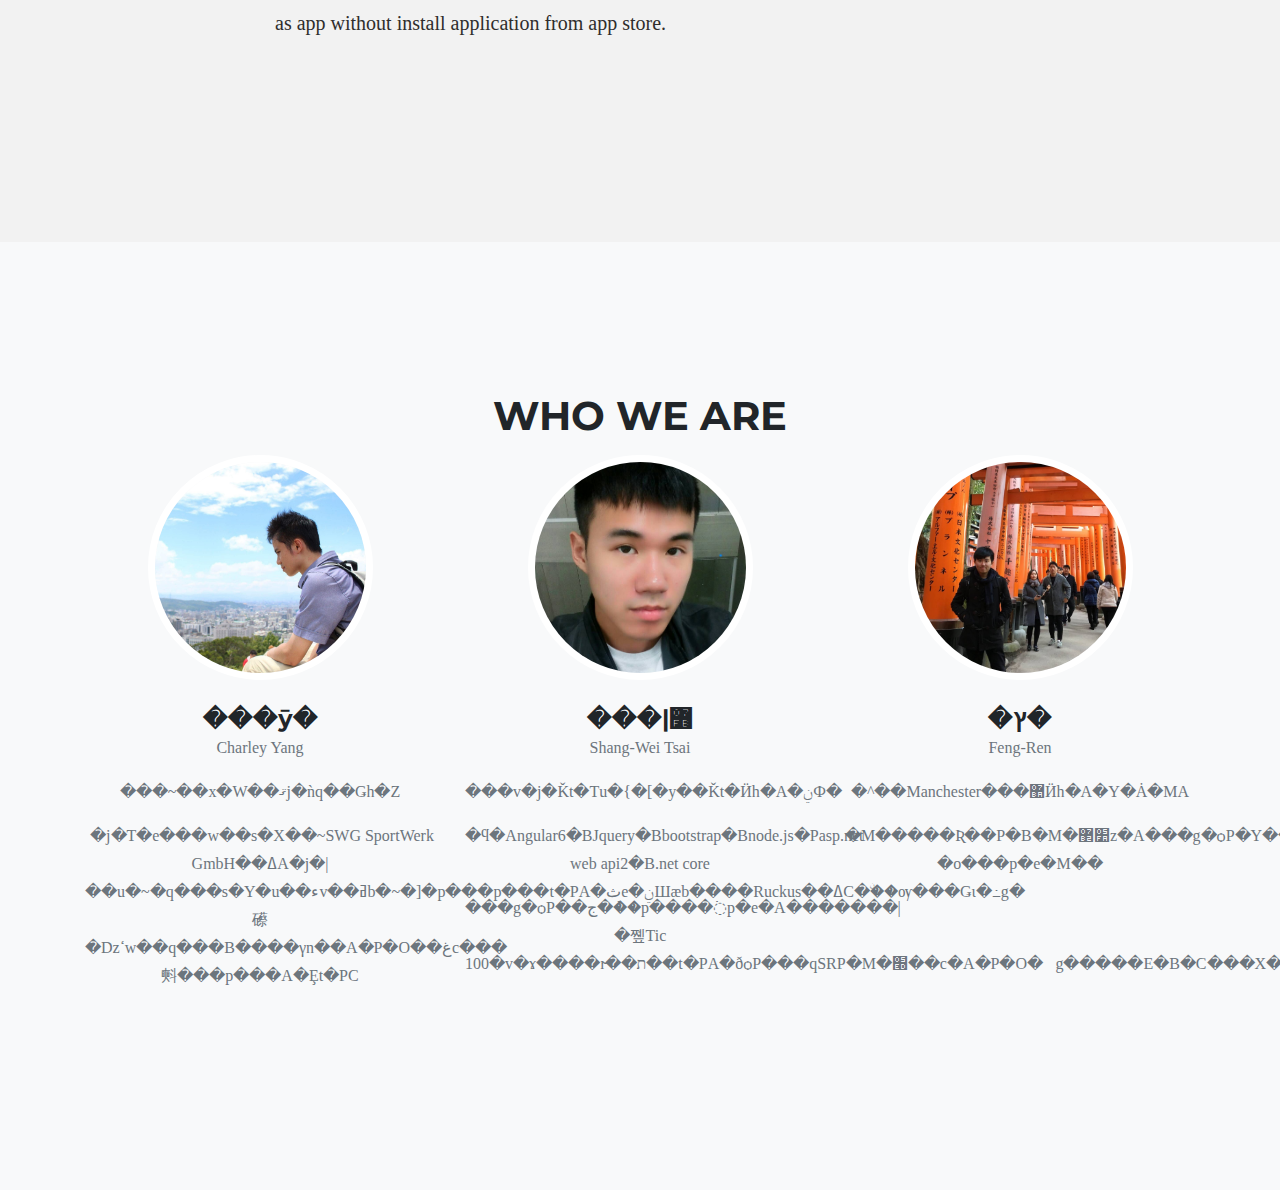
<file: en.html>
<!DOCTYPE html>
<html lang="en">

<head>
    <meta charset="utf-8">
    <meta name="viewport" content="width=device-width, initial-scale=1, shrink-to-fit=no">
    <meta name="description" content="">
    <meta name="author" content="">
    <title>ScanQ</title>
    <!-- Bootstrap core CSS -->
    <link href="vendor/bootstrap/css/bootstrap.min.css" rel="stylesheet">
    <!-- Custom fonts for this template -->
    <link href="vendor/fontawesome-free/css/all.min.css" rel="stylesheet" type="text/css">
    <link href="https://fonts.googleapis.com/css?family=Montserrat:400,700" rel="stylesheet" type="text/css">
    <link href='https://fonts.googleapis.com/css?family=Kaushan+Script' rel='stylesheet' type='text/css'>
    <link href='https://fonts.googleapis.com/css?family=Droid+Serif:400,700,400italic,700italic' rel='stylesheet' type='text/css'>
    <link href='https://fonts.googleapis.com/css?family=Roboto+Slab:400,100,300,700' rel='stylesheet' type='text/css'>
    <link href="css/stepBar.css" rel="stylesheet" />
    <!-- Custom styles for this template -->
    <link href="css/agency.min.css" rel="stylesheet">
    <style>

        #MSvideoContainer {
            width: 434px;
            height: 806px;
            margin-left: 50px;
            display: block;
            float: left;
            background: url("http://www.makrshakr.com/wp-content/uploads/2016/03/iphone.png") center center no-repeat;
            background-size: cover;
        }

        #MSvideoContent {
            padding-top: 139px;
            text-align: center;
            overflow: hidden;
        }

        * {
            font-family: �L�n������;
        }

        .font-family {
            font-family: �L�n������ !important;
        }

        .about-section {
            /*padding-top: 10rem;*/
            background: linear-gradient(to bottom,#161616 0,rgba(22,22,22,.9) 75%,rgba(22,22,22,.8) 100%);
        }
        /*.about-section> img{*/
        /*margin:0px !important;
            padding:0px !important;
        }*/
        .background-gray {
            background-color: #F2F2F2 !important;
        }

        .bg-super-gray {
            background-color: rgba(137, 136, 136, 0.66) !important;
        }

        .flex_img {
        }

            .flex_img > img {
                margin-right: 100px;
            }

        .overflow_container {
            overflow: auto;
            display: flex;
            justify-content: center;
            /*margin-left: 250px;*/
            /*text-align: center;*/
        }

        .img-container {
            width: 60px;
            /*height: 233.52px;*/
            margin-right: 20px;
            flex: 1;
            flex: 1;
        }

        #queue_icon {
            width: 28px;
            height: 28px;
            margin-right: 5px;
            margin-top: -5px;
        }
        /*.masthead-content{
            margin-top:-150px;
        }*/
        .font-linegreen {
            color: #20FF97 !important;
        }

        .font-black {
            color: #2f2d2c !important;
        }

        .font-light {
            color: #2f2d2c !important;
        }

        .text-bg-black {
            background-color: rgba(98, 95, 95, 0.80);
        }

        .masthead-btn {
            margin-top: 300px;
        }

        .intro-lead-in-margin {
            margin-top: -25px;
        }

        #mainNav {
            z-index: 10;
        }

        .zindex {
            z-index: 1 !important;
        }

        .p-text {
            font-size: 24px;
            font-family: �L�n������;
            color: #2f2d2c !important;
        }

        .left-p-text {
            font-size: 20px;
            font-family: �L�n������;
            color: #2f2d2c !important;
            text-align: left;
        }

        .left-p-text-top {
            margin-top: 50px;
            margin-bottom: -10px;
            font-size: 20px;
            font-family: �L�n������;
            color: #2f2d2c !important;
            text-align: left;
        }

        .left-h3-text {
            font-size: 20px;
            font-family: �L�n������;
            color: #2f2d2c !important;
            text-align: left;
            font-weight: bold;
            margin-bottom: -10px;
        }

        .h1-margin {
            margin-top: -100px;
        }

        .section-heading-margin {
        }

        #mainNav {
            z-index: 999;
        }

        @media screen and (min-width:736px) {
            /*.overflow_container {
                margin-left: 250px !important;
            }*/
            .masthead {
                margin-top: 30px;
            }

            .masthead-content {
                margin-top: -200px;
            }
        }
    </style>
</head>

<body id="page-top">
    <!-- Navigation -->
    <nav class="navbar navbar-expand-lg navbar-dark fixed-top" id="mainNav">
        <div class="container ">
            <a class="navbar-brand nav-link js-scroll-trigger " href="#mainNav"> <img class="img-responsive" id="queue_icon" src="img/queue_icon.png" alt="Demo_Icon">ScanQ</a>
            <button class="navbar-toggler navbar-toggler-right" type="button" data-toggle="collapse" data-target="#navbarResponsive" aria-controls="navbarResponsive" aria-expanded="false" aria-label="Toggle navigation">
                �j��
                <i class="fas fa-bars"></i>
            </button>
            <div class="collapse navbar-collapse" id="navbarResponsive">
                <ul class="navbar-nav ml-auto font-family">
                    <!--<img class="img-fluid d-block mx-auto" src="img/portfolio/01-full.jpg" alt="">-->
                    <li class="nav-item">
                        <a class="nav-link js-scroll-trigger" href="#aboutScanQ">About</a>
                    </li>
                    <li class="nav-item">
                        <a class="nav-link js-scroll-trigger" href="#about">Flow</a>
                    </li>
                    <li class="nav-item">
                        <a class="nav-link js-scroll-trigger" href="#services">Service</a>
                    </li>
                    <li class="nav-item">
                        <a class="nav-link js-scroll-trigger" href="#portfolio">Benefit</a>
                    </li>
                    <li class="nav-item">
                        <a class="nav-link js-scroll-trigger" href="#tech">Feature</a>
                    </li>
                    <li class="nav-item">
                        <a class="nav-link js-scroll-trigger" href="#team">Member</a>
                    </li>
                    <!--<li class="nav-item">
                        <a class="nav-link js-scroll-trigger" href="#contact">�p����T</a>
                    </li>-->
                </ul>
            </div>
        </div>
    </nav>
    <!-- Header -->
    <header class="masthead">
        <div class="container">
            <div class="intro-text">
                <div class="masthead-content">
                    <!-- <div class="intro-lead-in font-linegreen">Line-Hack 2018 �M�׶���</div> -->
                    <div class="intro-heading font-linegreen">ScanQ</div>
                    <br>
                    <div class="intro-lead-in intro-lead-in-margin text-bg-black">Making Queuing Easier</div>
                </div>
                <div class="masthead-btn">
                    <a class="btn btn-secondary font-family btn-xl text-uppercase js-scroll-trigger" href="#aboutScanQ">About</a>
                </div>
            </div>
        </div>
    </header>
    <section class="background-gray" id="aboutScanQ">
        <div class="container">
            <div class="row">
                <div class="col-lg-8 mx-auto text-center ">
                    <br />
                    <h1 class="h1-margin">About</h1>
                    <p class="p-text">
                        <br />
                        ScanQ is a modern queuing app for stores, museums, clinic and hospitals. ScanQ provide queuing management for manager to know their queueing customer better and leverage more. Meanwhile, Customer can get queue number and notification from LINE and make queue easier.
                    </p>
                    <p class="p-text ">
                        By using LIFF URL and customize QR Code for stores. Customer can just scan QR Code from stores and get queue number without giving other useless time and information on queuing. LINE BOT would be giving response when customer using LIFF and help customer finish queue process.
                        <br />
                    </p>
                    <p class="p-text ">
                        ScanQ not only provide Ads, guide, menu and games during people who is queuing to make queuing people not feeling bored but also helping queuing people provides stores information before entering stores to make stores arrange quicker.
                        <br>
                    </p>
                </div>
            </div>
            <br />
            <div class="flex_img">
                <div class="overflow_container">
                    <div id="MSvideoContainer">
                        <div id="MSvideoContent">
                            <iframe width="300" height="543" src="https://www.youtube.com/embed/iLY0MMgy6fs?rel=0&amp;controls=0&amp;showinfo=0&amp;autoplay=1&amp;loop=1"
                                    frameborder="0" allow="autoplay; encrypted-media" allowfullscreen></iframe>
                        </div>
                    </div>
                    <div id="MSvideoContainer">
                        <div id="MSvideoContent">
                            <iframe width="300" height="543" src="https://www.youtube.com/embed/uZ7wK0L1xDU?rel=0&amp;controls=0&amp;showinfo=0&amp;autoplay=1&amp;loop=1"
                                    frameborder="0" allow="autoplay; encrypted-media" allowfullscreen></iframe>
                        </div>
                    </div>
                    <!--  <div class="img-container">-->
                    <!--<img src="img/mockup/Demo_1_iphone7plussilver_portrait.png" class="img-fluid" alt="Demo_Image">
                    </div>-->
                </div>
            </div>
        </div>
    </section>
    <!-- �ϥάy�{ -->
    <section id="about">
        <div class="container">
            <div class="row">
                <div class="col-lg-12 text-center">
                    <h2 class="section-heading text-uppercase">Flow</h2>
                    <h3 class="section-subheading text-muted"></h3>
                </div>
            </div>
            <div class="row">
                <div class="col-lg-12">
                    <ul class="timeline">
                        <li>
                            <div class="timeline-image">
                                <img class="rounded-circle img-fluid" src="img/service/scan_1vs1.jpg" alt="">
                            </div>
                            <div class="timeline-panel">
                                <div class="timeline-heading">
                                    <h4>STEP 1</h4>
                                    <h4 class="subheading">Open LINE APP</h4>
                                    <h4 class="subheading">Sacn QR CODE</h4>
                                </div>
                                <div class="timeline-body">
                                    <p class="text-muted">
                                        Store manager can generate QR Code by themselves.
                                        The page will be shown when the costumers scan the QRCODE.
                                </div>
                        </li>
                        <li class="timeline-inverted">
                            <div class="timeline-image">
                                <img class="rounded-circle img-fluid" src="img/about/Demo_1_iphone7plussilver.png" alt="">
                            </div>
                            <div class="timeline-panel">
                                <div class="timeline-heading">
                                    <h4>STEP 2</h4>
                                    <h4 class="subheading">Interacting with BOT</h4>
                                </div>
                                <div class="timeline-body">
                                    <p class="text-muted">
                                        The number will be shown after scan and customer can give up or make confirmation by clicking YES/NO button.
                                    </p>
                                </div>
                            </div>
                        </li>
                        <li>
                            <div class="timeline-image">
                                <img class="rounded-circle img-fluid" src="img/about/ADDFriend.jpg" alt="">
                            </div>
                            <div class="timeline-panel">
                                <div class="timeline-heading">
                                    <h4>STEP 3</h4>
                                    <h4 class="subheading">Making queue interesting</h4>
                                </div>
                                <div class="timeline-body">
                                    <p class="text-muted">During the waiting time, ScanQ not only provide Ads, guide, menu and games during people who is queuing to make queuing people not feeling bored but also helping queuing people provides stores information before entering stores to make stores arrange quicker.</p>
                                </div>
                            </div>
                        </li>
                        <li class="timeline-inverted">
                            <div class="timeline-image">
                                <img class="rounded-circle img-fluid" src="img/about/demo2_iphone7silver_portrait.png" alt="">
                            </div>
                            <div class="timeline-panel">
                                <div class="timeline-heading">
                                    <h4>STEP 4</h4>
                                    <h4 class="subheading">Reminding </h4>
                                </div>
                                <div class="timeline-body">
                                    <p class="text-muted">ScanQ would make notification for customer when the number is closing.</p>
                                </div>
                            </div>
                        </li>
                        <li class="timeline-inverted">
                            <div class="timeline-image">
                                <h4>
                                    Customer
                                    <br>Feeback
                                    <br>100%!
                                </h4>
                            </div>
                        </li>
                    </ul>
                </div>
            </div>
        </div>
    </section>
    <!-- Services -->
    <!-- <section id="services" class="background-gray">
        <div class="container">
            <div class="row">
                <div class="col-lg-12 text-center">
                    <h2 class="section-heading text-uppercase section-heading-margin">Service</h2>
                    <h3 class="section-subheading text-muted">
                        ScanQ�t�Υ]�ALIFF�PLINEBOT�A�ϥ�LINE PAY�I�ڡC<br>
                        �ϥΪ̥i��LINE�����ScanQ  PWA���ε{���C<br>
                        �����ɹ�H�N���ε{���[�J����ୱ�C<br>
                    </h3> -->
    </div>
    </div>
    <!-- <div class="row text-center">
                <div class="col-md-4">
                    <span class="fa-stack fa-4x">
                        <i class="fas fa-circle fa-stack-2x text-primary"></i>
                        <i class="fas fa-robot fa-stack-1x fa-inverse"></i>
                    </span>
                    <h4 class="service-heading">LINE BOT</h4>
                    <p class="text-muted">Provide waiting time, remind services, menu, Ads even games, make queue easier.</p>
                </div>
                <div class="col-md-4">
                    <span class="fa-stack fa-4x">
                        <i class="fas fa-circle fa-stack-2x text-primary"></i>
                        <i class="fas fa-mobile-alt fa-stack-1x fa-inverse"></i>
                    </span>
                    <h4 class="service-heading">Combining LINE and Web</h4>
                    <p class="text-muted">���X��}��LIFF��ʺ����A���U�}�l�ƶ���A�۰ʥ[�J�ƶ��s�աA�s�����a�P�U�Ȫ����X�P�����C</p>
                </div>
                <div class="col-md-4">
                    <span class="fa-stack fa-4x">
                        <i class="fas fa-circle fa-stack-2x text-primary"></i>
                        <i class="fas fa-mobile fa-stack-1x fa-inverse"></i>
                    </span>
                    <h4 class="service-heading">PWA�������</h4>
                    <p class="text-muted">
                        PWA���ε{���A�ȳQ�]�p���i��Line�����ϥΪ���ǡA�NLine APP�ɯŬ�APP�o�業�x�C�ڭ̪�PWA���Τ]�i�H�@�䱽�X�ƶ��C
                    </p>
                </div>
            </div>
        </div>
    </section> -->
    <!-- Portfolio Grid -->
    <section id="portfolio" class="background-gray">
        <div class="container">
            <div class="row">
                <div class="col-lg-12 text-center">
                    <h2 class="section-heading text-uppercase">Benefit</h2>
                    <h3 class="section-subheading text-muted"></h3>
                </div>
            </div>
            <div class="row">
                <div class="col-md-4 col-sm-6 portfolio-item">
                    <a class="portfolio-link">
                        <img class="img-fluid" src="img/service/night_market.jpg" alt="">
                    </a>
                    <div class="portfolio-caption">
                        <h4>For Small Stores</h4>
                        <p class="text-muted">Build Queue System by Your Smart Phone Only</p>
                    </div>
                </div>
                <div class="col-md-4 col-sm-6 portfolio-item">
                    <a class="portfolio-link">
                        <img class="img-fluid" src="img/service/scan.jpg" alt="">
                    </a>
                    <div class="portfolio-caption">
                        <h4>Scan and Get Number</h4>
                        <p class="text-muted">Get Number with One Scan</p>
                    </div>
                </div>
                <!-- <div class="col-md-4 col-sm-6 portfolio-item">
                    <a class="portfolio-link">
                        <img class="img-fluid" src="img/service/connect.jpg" alt="">
                    </a>
                    <div class="portfolio-caption">
                        <h4>���N�o��/���N�l��</h4>
                        <p class="text-muted">���󩱮a����ߧY�t�X�n���_���ѧ�n�Τ�������󩱮a/�ӤH����bLineBot�W�o�_�ƶ��ò��Ͱl�HQR code�A�u�n���X�N��Y�ɪ��D�ۤv�����X�֨�F�A�L���A�ư_����������C</p>
                    </div>
                </div> -->
                <div class="col-md-4 col-sm-6 portfolio-item">
                    <a class="portfolio-link">
                        <img class="img-fluid" src="img/service/line_pay.png" alt="">
                    </a>
                    <div class="portfolio-caption">
                        <h4>Line Pay</h4>
                        <p class="text-muted">Pay Your Bill via LIN PAY With Few Steps</p>
                    </div>
                </div>
                <div class="col-md-4 col-sm-6 portfolio-item">
                    <a class="portfolio-link">
                        <img class="img-fluid" src="img/service/many.jpg" alt="">
                    </a>
                    <div class="portfolio-caption">
                        <h4>Customize</h4>
                        <p class="text-muted">Building with LINE API, Integrating System Eaisly</p>
                    </div>
                </div>
                <div class="col-md-4 col-sm-6 portfolio-item">
                    <a class="portfolio-link">
                        <img class="img-fluid" src="img/service/queue.jpeg" alt="">
                    </a>
                    <div class="portfolio-caption">
                        <h4>Getting Better Customer Satisfaction</h4>
                        <p class="text-muted">Providing Waiting Time, Remind call, get higher feeback.</p>
                    </div>
                </div>
            </div>
        </div>
    </section>
    <section id="tech" class="background-gray">
        <div class="container">
            <div class="row">
                <div class="col-lg-8 mx-auto text-center ">
                    <h1 class="h1-margin">ScanQ Is Made By</h1>
                    <!-- <p class="left-p-text-top">
                        ScanQ���|�ӿW�a���޳N�G�I:
                        <br />
                        <br>
                        <br />
                    </p> -->
                    <p class="left-h3-text">
                        1.Combine LIFF & QRCODE:
                    </p>
                    <p class="left-p-text ">
                        <br />
                        Customer can get number by scan QRCode with LIFF information
                        <br />
                        <br>
                    </p>
                    <p class="left-h3-text">
                        2.LIFF & LINEBOT Conversation:
                    </p>
                    <p class="left-p-text">
                        <br />
                        We using LIFF when the process is getting complicated. Customer just click button on LIFF page and get response on LINE to make flow more reasonable.
                        <br />
                        <br>
                    </p>
                    <p class="left-h3-text">
                        3.Add PWA from LINE:
                    </p>
                    <p class="left-p-text ">
                        <br />
                        Using LIFF SDK from LINE to open Native Browser and guide user how to add web page as app without install application from app store.
                        <br />
                        <br>
                    </p>
                </div>
            </div>
            <!--<div class="flex_img">
                <div class="overflow_container">
                    <img src="img/iphone_demo.png" class="img-fluid col-md-3 col-sm-6" alt="Demo_Image">
                    <img src="img/iphone_demo.png" class="img-fluid col-md-3 col-sm-6" alt="Demo_Image">
                    <img src="img/iphone_demo.png" class="img-fluid col-md-3 col-sm-6" alt="Demo_Image">
                </div>
            </div>-->
        </div>
    </section>

    <!-- Team -->
    <section class="bg-light" id="team">
        <div class="container">
            <div class="row">
                <div class="col-lg-12 text-center">
                    <h2 class="section-heading text-uppercase">Who We Are</h2>
                    <!-- <h3 class="section-subheading text-muted">�𫰷�PPM</h3> -->
                </div>
            </div>
            <div class="row">
                <div class="col-sm-4">
                    <div class="team-member">
                        <img class="mx-auto rounded-circle" src="img/team/Charley_Yang.jpg" alt="">
                        <h4>���ӯ�</h4>
                        <p class="text-muted">Charley Yang</p>
                        <p class="text-muted">���~��x�W��ޤj�ǹq��Ǥh�Z</p>
                        <p class="text-muted">&nbsp;�j�T�e���w��s�Х��~SWG SportWerk GmbH��ߡA�j�|��u�~�q���s�Y�u��ءv��ߥb�~�]�p���p���t�ΡA�ثe�ݧШæb����Ruckus��ߡC�ۨ��ѹ���Ǥι�߸g�礤�ǲߵw��q���B����γn��A�P�O��غc���㪺���p���A�Ȩt�ΡC</p>
                    </div>
                </div>
                <div class="col-sm-4">
                    <div class="team-member">
                        <img class="mx-auto rounded-circle" src="img/team/Shang_Wei.jpg" alt="">
                        <h4>���|߻</h4>
                        <p class="text-muted">Shang-Wei Tsai</p>
                        <p class="text-muted">���v�j�Ǩt�Τu�{�[�y��Ǩt�Ӥh�A�ݧФ�</p>
                        <p class="text-muted">�ϥ�Angular6�BJquery�Bbootstrap�Bnode.js�Pasp.net web api2�B.net core</p>
                        <p class="text-muted">���g�ѻP��ج�ު��p����߭p�e�A�������|�쪺Tic 100�v�ɤ����ɪ̴��ת��t�ΡA�ðѻP���qSRP�M�׭��c�A�P�O�󼶼g�����E�B�C���X���{���X�C</p>
                    </div>
                </div>
                <div class="col-sm-4">
                    <div class="team-member">
                        <img class="mx-auto rounded-circle" src="img/team/Feng_Ren.jpg" alt="">
                        <h4>�ץ�</h4>
                        <p class="text-muted">Feng-Ren</p>
                        <p class="text-muted">�^��Manchester���޺Ӥh�A�Y�Ȧ�MA</p>
                        <p class="text-muted">�M�����Ʀ��P�B�M�׺޲z�A���g�ѻP�Y���q�����B���p������APP�}�o���p�e�M��</p>
                    </div>
                </div>
            </div>
        </div>
    </section>

    <!--<section id="contact">
        <div class="container">
            <div class="row">
                <div class="col-lg-12 text-center">
                    <h2 class="section-heading text-uppercase">�p����T</h2>
                    <h3 class="section-subheading text-muted">Lorem ipsum dolor sit amet consectetur.</h3>
                </div>
            </div>
            <div class="row">
                <div class="col-lg-12">
                    <form id="contactForm" name="sentMessage" novalidate="novalidate">
                        <div class="row">
                            <div class="col-md-6">
                                <div class="form-group">
                                    <input class="form-control" id="name" type="text" placeholder="Your Name *" required="required" data-validation-required-message="Please enter your name.">
                                    <p class="help-block text-danger"></p>
                                </div>
                                <div class="form-group">
                                    <input class="form-control" id="email" type="email" placeholder="Your Email *" required="required" data-validation-required-message="Please enter your email address.">
                                    <p class="help-block text-danger"></p>
                                </div>
                                <div class="form-group">
                                    <input class="form-control" id="phone" type="tel" placeholder="Your Phone *" required="required" data-validation-required-message="Please enter your phone number.">
                                    <p class="help-block text-danger"></p>
                                </div>
                            </div>
                            <div class="col-md-6">
                                <div class="form-group">
                                    <textarea class="form-control" id="message" placeholder="Your Message *" required="required" data-validation-required-message="Please enter a message."></textarea>
                                    <p class="help-block text-danger"></p>
                                </div>
                            </div>
                            <div class="clearfix"></div>
                            <div class="col-lg-12 text-center">
                                <div id="success"></div>
                                <button id="sendMessageButton" class="btn btn-primary btn-xl text-uppercase" type="submit">Send Message</button>
                            </div>
                        </div>
                    </form>
                </div>
            </div>
        </div>
    </section>-->
    <!-- Footer -->
    <!-- <footer>-->
    <!--<div class="container">
            <div class="row">
                <div class="col-md-4">
                    <span class="copyright">Copyright &copy; Our Website 2018</span>
                </div>
                <div class="col-md-4">
                    <ul class="list-inline social-buttons">
                        <li class="list-inline-item">
                            <a href="#">
                                <i class="fab fa-twitter"></i>
                            </a>
                        </li>
                        <li class="list-inline-item">
                            <a href="#">
                                <i class="fab fa-facebook-f"></i>
                            </a>
                        </li>
                        <li class="list-inline-item">
                            <a href="#">
                                <i class="fab fa-linkedin-in"></i>
                            </a>
                        </li>
                    </ul>
                </div>
                <div class="col-md-4">
                    <ul class="list-inline quicklinks">
                        <li class="list-inline-item">
                            <a href="#">Privacy Policy</a>
                        </li>
                        <li class="list-inline-item">
                            <a href="#">Terms of Use</a>
                        </li>
                    </ul>
                </div>
            </div>
        </div>
    </footer>-->
    <!-- Portfolio Modals -->
    <!-- Modal 1 -->
    <div class="portfolio-modal modal fade" id="portfolioModal1" tabindex="-1" role="dialog" aria-hidden="true">
        <div class="modal-dialog">
            <div class="modal-content">
                <div class="close-modal" data-dismiss="modal">
                    <div class="lr">
                        <div class="rl"></div>
                    </div>
                </div>
                <div class="container">
                    <div class="row">
                        <div class="col-lg-8 mx-auto">
                            <div class="modal-body">
                                <!-- Project Details Go Here -->
                                <h2 class="text-uppercase">Project Name</h2>
                                <p class="item-intro text-muted">Lorem ipsum dolor sit amet consectetur.</p>
                                <img class="img-fluid d-block mx-auto" src="img/portfolio/01-full.jpg" alt="">
                                <p>Use this area to describe your project. Lorem ipsum dolor sit amet, consectetur adipisicing elit. Est blanditiis dolorem culpa incidunt minus dignissimos deserunt repellat aperiam quasi sunt officia expedita beatae cupiditate, maiores repudiandae, nostrum, reiciendis facere nemo!</p>
                                <ul class="list-inline">
                                    <li>Date: January 2017</li>
                                    <li>Client: Threads</li>
                                    <li>Category: Illustration</li>
                                </ul>
                                <button class="btn btn-primary" data-dismiss="modal" type="button">
                                    <i class="fas fa-times"></i>
                                    Close Project
                                </button>
                            </div>
                        </div>
                    </div>
                </div>
            </div>
        </div>
    </div>
    <!-- Modal 2 -->
    <div class="portfolio-modal modal fade" id="portfolioModal2" tabindex="-1" role="dialog" aria-hidden="true">
        <div class="modal-dialog">
            <div class="modal-content">
                <div class="close-modal" data-dismiss="modal">
                    <div class="lr">
                        <div class="rl"></div>
                    </div>
                </div>
                <div class="container">
                    <div class="row">
                        <div class="col-lg-8 mx-auto">
                            <div class="modal-body">
                                <!-- Project Details Go Here -->
                                <h2 class="text-uppercase">Project Name</h2>
                                <p class="item-intro text-muted">Lorem ipsum dolor sit amet consectetur.</p>
                                <img class="img-fluid d-block mx-auto" src="img/portfolio/02-full.jpg" alt="">
                                <p>Use this area to describe your project. Lorem ipsum dolor sit amet, consectetur adipisicing elit. Est blanditiis dolorem culpa incidunt minus dignissimos deserunt repellat aperiam quasi sunt officia expedita beatae cupiditate, maiores repudiandae, nostrum, reiciendis facere nemo!</p>
                                <ul class="list-inline">
                                    <li>Date: January 2017</li>
                                    <li>Client: Explore</li>
                                    <li>Category: Graphic Design</li>
                                </ul>
                                <button class="btn btn-primary" data-dismiss="modal" type="button">
                                    <i class="fas fa-times"></i>
                                    Close Project
                                </button>
                            </div>
                        </div>
                    </div>
                </div>
            </div>
        </div>
    </div>
    <!-- Modal 3 -->
    <div class="portfolio-modal modal fade" id="portfolioModal3" tabindex="-1" role="dialog" aria-hidden="true">
        <div class="modal-dialog">
            <div class="modal-content">
                <div class="close-modal" data-dismiss="modal">
                    <div class="lr">
                        <div class="rl"></div>
                    </div>
                </div>
                <div class="container">
                    <div class="row">
                        <div class="col-lg-8 mx-auto">
                            <div class="modal-body">
                                <!-- Project Details Go Here -->
                                <h2 class="text-uppercase">Project Name</h2>
                                <p class="item-intro text-muted">Lorem ipsum dolor sit amet consectetur.</p>
                                <img class="img-fluid d-block mx-auto" src="img/portfolio/03-full.jpg" alt="">
                                <p>Use this area to describe your project. Lorem ipsum dolor sit amet, consectetur adipisicing elit. Est blanditiis dolorem culpa incidunt minus dignissimos deserunt repellat aperiam quasi sunt officia expedita beatae cupiditate, maiores repudiandae, nostrum, reiciendis facere nemo!</p>
                                <ul class="list-inline">
                                    <li>Date: January 2017</li>
                                    <li>Client: Finish</li>
                                    <li>Category: Identity</li>
                                </ul>
                                <button class="btn btn-primary" data-dismiss="modal" type="button">
                                    <i class="fas fa-times"></i>
                                    Close Project
                                </button>
                            </div>
                        </div>
                    </div>
                </div>
            </div>
        </div>
    </div>
    <!-- Modal 4 -->
    <div class="portfolio-modal modal fade" id="portfolioModal4" tabindex="-1" role="dialog" aria-hidden="true">
        <div class="modal-dialog">
            <div class="modal-content">
                <div class="close-modal" data-dismiss="modal">
                    <div class="lr">
                        <div class="rl"></div>
                    </div>
                </div>
                <div class="container">
                    <div class="row">
                        <div class="col-lg-8 mx-auto">
                            <div class="modal-body">
                                <!-- Project Details Go Here -->
                                <h2 class="text-uppercase">Project Name</h2>
                                <p class="item-intro text-muted">Lorem ipsum dolor sit amet consectetur.</p>
                                <img class="img-fluid d-block mx-auto" src="img/portfolio/04-full.jpg" alt="">
                                <p>Use this area to describe your project. Lorem ipsum dolor sit amet, consectetur adipisicing elit. Est blanditiis dolorem culpa incidunt minus dignissimos deserunt repellat aperiam quasi sunt officia expedita beatae cupiditate, maiores repudiandae, nostrum, reiciendis facere nemo!</p>
                                <ul class="list-inline">
                                    <li>Date: January 2017</li>
                                    <li>Client: Lines</li>
                                    <li>Category: Branding</li>
                                </ul>
                                <button class="btn btn-primary" data-dismiss="modal" type="button">
                                    <i class="fas fa-times"></i>
                                    Close Project
                                </button>
                            </div>
                        </div>
                    </div>
                </div>
            </div>
        </div>
    </div>
    <!-- Modal 5 -->
    <div class="portfolio-modal modal fade" id="portfolioModal5" tabindex="-1" role="dialog" aria-hidden="true">
        <div class="modal-dialog">
            <div class="modal-content">
                <div class="close-modal" data-dismiss="modal">
                    <div class="lr">
                        <div class="rl"></div>
                    </div>
                </div>
                <div class="container">
                    <div class="row">
                        <div class="col-lg-8 mx-auto">
                            <div class="modal-body">
                                <!-- Project Details Go Here -->
                                <h2 class="text-uppercase">Project Name</h2>
                                <p class="item-intro text-muted">Lorem ipsum dolor sit amet consectetur.</p>
                                <img class="img-fluid d-block mx-auto" src="img/portfolio/05-full.jpg" alt="">
                                <p>Use this area to describe your project. Lorem ipsum dolor sit amet, consectetur adipisicing elit. Est blanditiis dolorem culpa incidunt minus dignissimos deserunt repellat aperiam quasi sunt officia expedita beatae cupiditate, maiores repudiandae, nostrum, reiciendis facere nemo!</p>
                                <ul class="list-inline">
                                    <li>Date: January 2017</li>
                                    <li>Client: Southwest</li>
                                    <li>Category: Website Design</li>
                                </ul>
                                <button class="btn btn-primary" data-dismiss="modal" type="button">
                                    <i class="fas fa-times"></i>
                                    Close Project
                                </button>
                            </div>
                        </div>
                    </div>
                </div>
            </div>
        </div>
    </div>
    <!-- Modal 6 -->
    <div class="portfolio-modal modal fade" id="portfolioModal6" tabindex="-1" role="dialog" aria-hidden="true">
        <div class="modal-dialog">
            <div class="modal-content">
                <div class="close-modal" data-dismiss="modal">
                    <div class="lr">
                        <div class="rl"></div>
                    </div>
                </div>
                <div class="container">
                    <div class="row">
                        <div class="col-lg-8 mx-auto">
                            <div class="modal-body">
                                <!-- Project Details Go Here -->
                                <h2 class="text-uppercase">Project Name</h2>
                                <p class="item-intro text-muted">Lorem ipsum dolor sit amet consectetur.</p>
                                <img class="img-fluid d-block mx-auto" src="img/portfolio/06-full.jpg" alt="">
                                <p>Use this area to describe your project. Lorem ipsum dolor sit amet, consectetur adipisicing elit. Est blanditiis dolorem culpa incidunt minus dignissimos deserunt repellat aperiam quasi sunt officia expedita beatae cupiditate, maiores repudiandae, nostrum, reiciendis facere nemo!</p>
                                <ul class="list-inline">
                                    <li>Date: January 2017</li>
                                    <li>Client: Window</li>
                                    <li>Category: Photography</li>
                                </ul>
                                <button class="btn btn-primary" data-dismiss="modal" type="button">
                                    <i class="fas fa-times"></i>
                                    Close Project
                                </button>
                            </div>
                        </div>
                    </div>
                </div>
            </div>
        </div>
    </div>
    <!-- Bootstrap core JavaScript -->
    <script src="vendor/jquery/jquery.min.js"></script>
    <script src="vendor/bootstrap/js/bootstrap.bundle.min.js"></script>
    <!-- Plugin JavaScript -->
    <script src="vendor/jquery-easing/jquery.easing.min.js"></script>
    <!-- Contact form JavaScript -->
    <script src="js/jqBootstrapValidation.js"></script>
    <script src="js/contact_me.js"></script>
    <!-- Custom scripts for this template -->
    <script src="js/agency.min.js"></script>
</body>

</html>
</file>
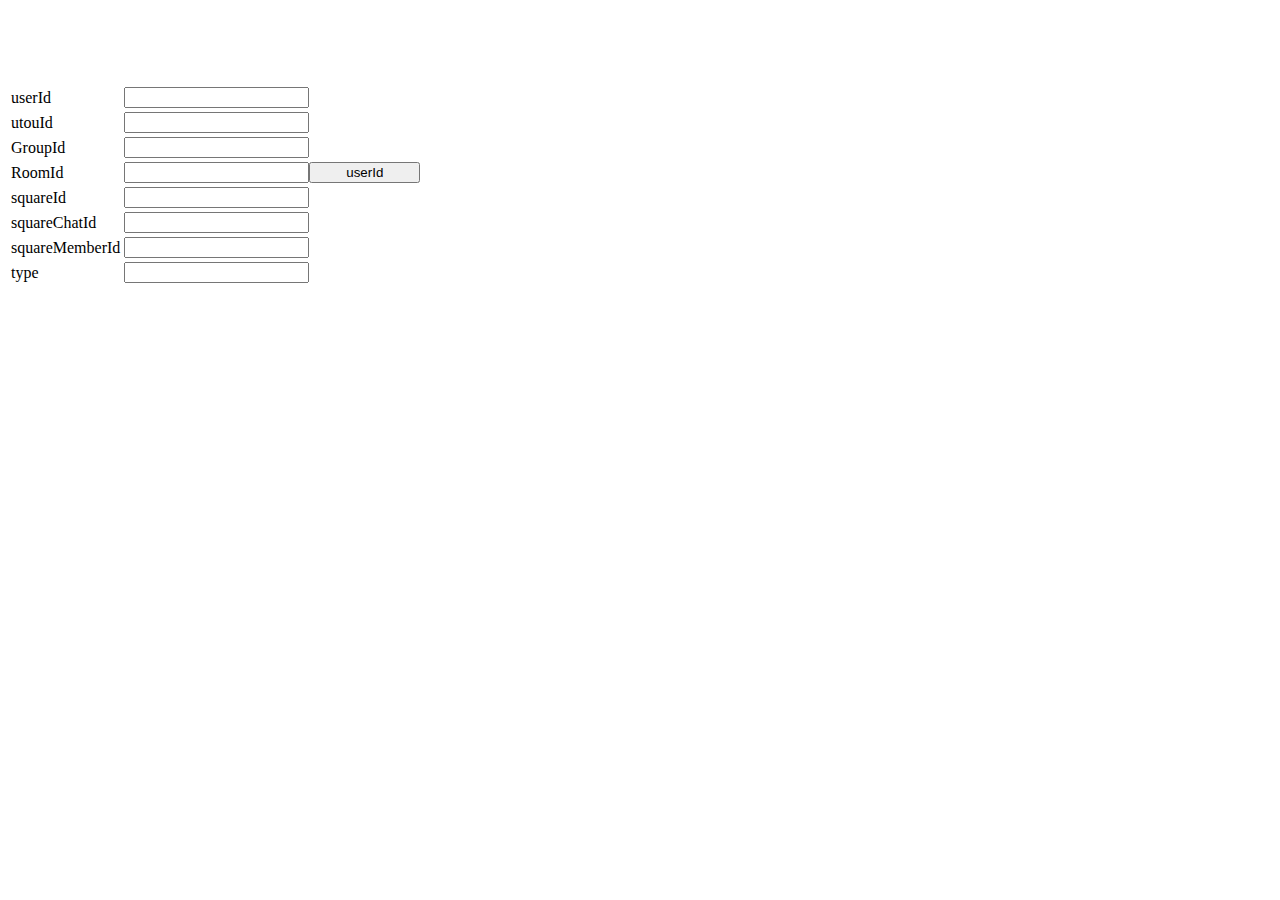
<file: LiffAjax.html>
﻿<!DOCTYPE html>
<html>
<head>
    <meta charset="utf-8" />
    <title></title>
    <style type="text/css">
        .auto-style2 {
            height: 20px;
        }
        .auto-style3 {
            height: 20px;
            width: 85px;
        }
        .auto-style4 {
            width: 85px;
        }
        .auto-style5 {
            width: 111px;
        }
    </style>

    <script src="https://ajax.googleapis.com/ajax/libs/jquery/3.3.1/jquery.min.js"></script>
    <script src="https://d.line-scdn.net/liff/1.0/sdk.js"></script>
    <script>
        function initializeApp(data) {

            alert(data);
            //document.getElementById('languagefield').textContent = data.language;
            //document.getElementById('viewtypefield').textContent = data.context.viewType;
            document.getElementById('ShowUserid').textContent = data.context.userId;
            //document.getElementById('utouidfield').textContent = data.context.utouId;
            document.getElementById('ShowRoomid').textContent = data.context.roomId;
            document.getElementById('ShowGroupid').textContent = data.context.groupId;

            // openWindow call
            document.getElementById('openwindowbutton').addEventListener('click', function () {
                liff.openWindow({
                    url: 'https://developers.line.me/en/docs/liff/developing-liff-apps/'
                });
            });

            // closeWindow call
            document.getElementById('closewindowbutton').addEventListener('click', function () {
                liff.closeWindow();
            });

            //get profile call
            document.getElementById('getprofilebutton').addEventListener('click', function () {
                liff.getProfile().then(function (profile) {
                    document.getElementById('useridprofilefield').textContent = profile.userId;
                    document.getElementById('displaynamefield').textContent = profile.displayName;

                    var profilePictureDiv = document.getElementById('profilepicturediv');
                    if (profilePictureDiv.firstElementChild) {
                        profilePictureDiv.removeChild(profilePictureDiv.firstElementChild);
                    }
                    var img = document.createElement('img');
                    img.src = profile.pictureUrl;
                    img.alt = "頭像";
                    profilePictureDiv.appendChild(img);

                    document.getElementById('statusmessagefield').textContent = profile.statusMessage;

                    toggleProfileData();
                }).catch(function (error) {
                    window.alert("取得使用者個人資料錯誤碼: " + error);
                });
            });
        }
        
        $(document).ready(function () {

            liff.init(function (data) {
                //initializeApp(data);
                $('#ShowUserid').val(data.context.userId);
                $('#ShowUtouId').val(data.context.utouId);
                $('#ShowRoomid').val(data.context.roomId);
                $('#ShowGroupid').val(data.context.groupId);

                $('#type').val(data.context.type);

                $('#squareId').val(data.context.squareId);
                $('#squareChatId').val(data.context.squareChatId);
                $('#squareMemberId').val(data.context.squareMemberId);
            });

            var baseUrl = 'http://localhost:53599/api/';
            var uploadUrl = 'http://mangeapi.azurewebsites.net/api/';
            
            $('#sendUserid').click(function () {
                alert('s1');
                $.ajax({
                    type: 'post',
                    url: 'https://mangeapi.azurewebsites.net/api/lifftest',
                    data: { "user_id": $('#ShowUserid').val() },
                    success: function (data) {
                        alert('data='+data);
                        alert('success');
                    }
                });
            });
        });
    </script>
</head>
<body>

    <p>
        &nbsp;</p>
    <p>
        &nbsp;&nbsp;&nbsp;
        <table style="width:100%;">
            <tr>
                <td class="auto-style3">userId</td>
                <td class="auto-style2">
        <input id="ShowUserid" type="text" /></td>
                <td class="auto-style2"></td>
            </tr>
            <tr>
                <td class="auto-style3">utouId</td>
                <td class="auto-style2">
        <input id="ShowUtouId" type="text" /></td>
                <td class="auto-style2">&nbsp;</td>
            </tr>
            <tr>
                <td class="auto-style4">GroupId</td>
                <td>
        <input id="ShowGroupid" type="text" /></td>
                <td>&nbsp;</td>
            </tr>
            <tr>
                <td class="auto-style4">RoomId</td>
                <td>
        <input id="ShowRoomid" type="text" /><input id="sendUserid" type="button" value="userId" class="auto-style5" /></td>
                <td>&nbsp;</td>
            </tr>
            <tr>
                <td class="auto-style4">squareId</td>
                <td>
                    <input id="squareId" type="text" /></td>
                <td>&nbsp;</td>
            </tr>
            <tr>
                <td class="auto-style4">squareChatId</td>
                <td>
                    <input id="squareChatId" type="text" /></td>
                <td>&nbsp;</td>
            </tr>
            <tr>
                <td class="auto-style4">squareMemberId</td>
                <td>
                    <input id="squareMemberId" type="text" /></td>
                <td>&nbsp;</td>
            </tr>
            <tr>
                <td class="auto-style4">type</td>
                <td>
                    <input id="type" type="text" /></td>
                <td>&nbsp;</td>
            </tr>
            <tr>
                <td class="auto-style4">&nbsp;</td>
                <td>
                    &nbsp;</td>
                <td>&nbsp;</td>
            </tr>
        </table>
    </p>

    <p>
        &nbsp;</p>
    <p>
        &nbsp;</p>

</body>
</html>
</file>
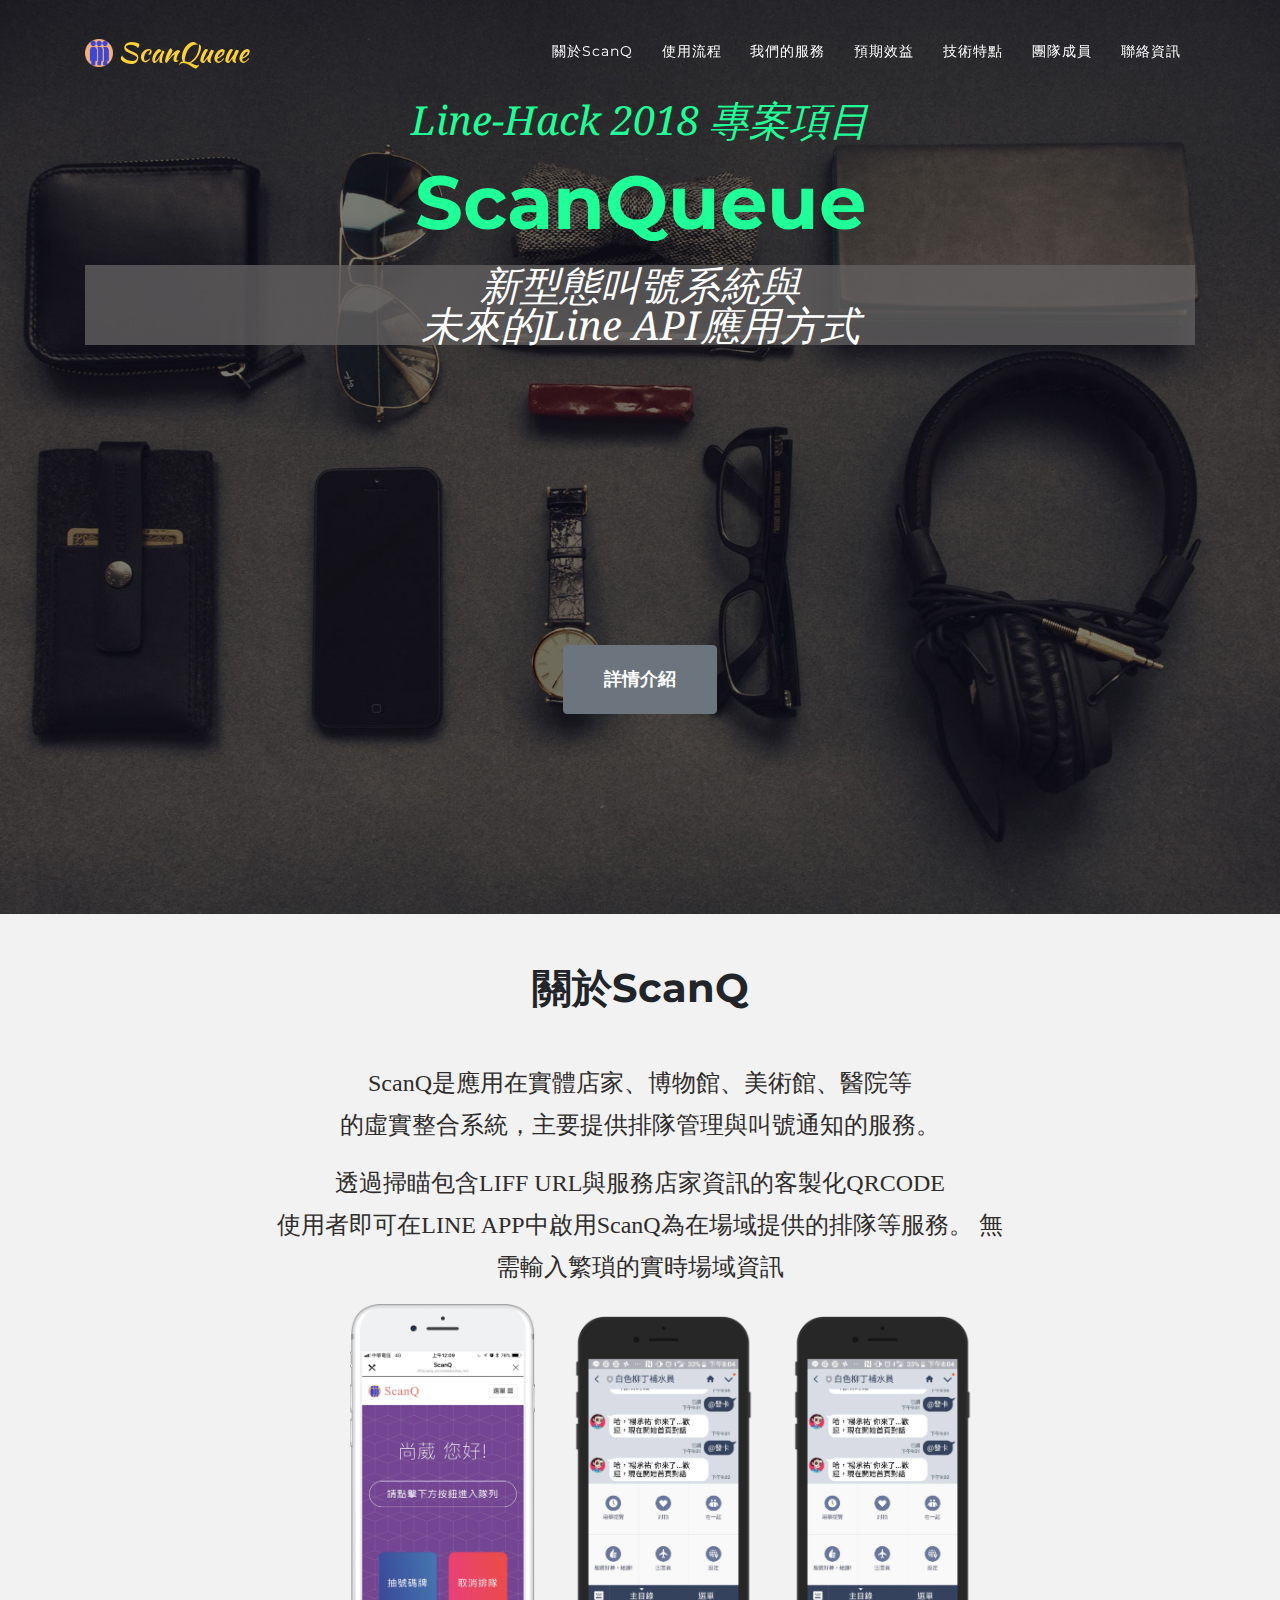
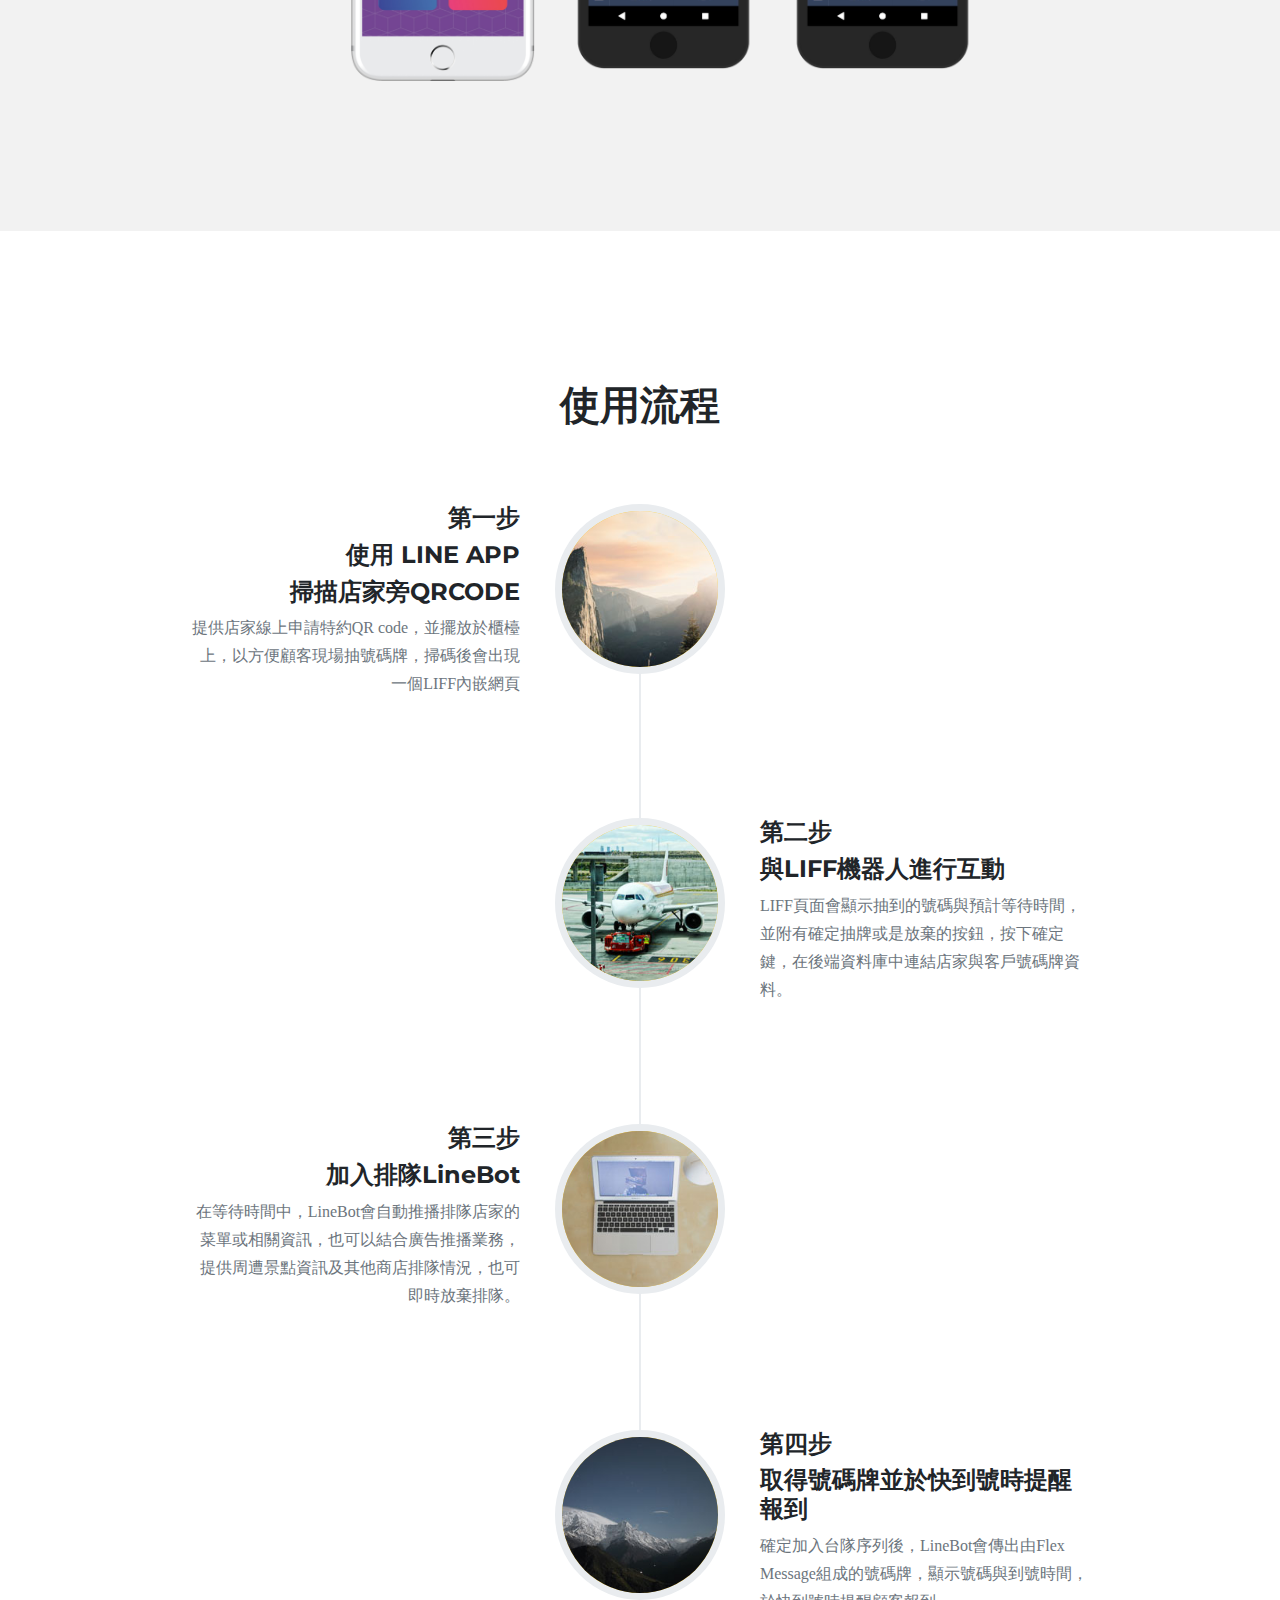
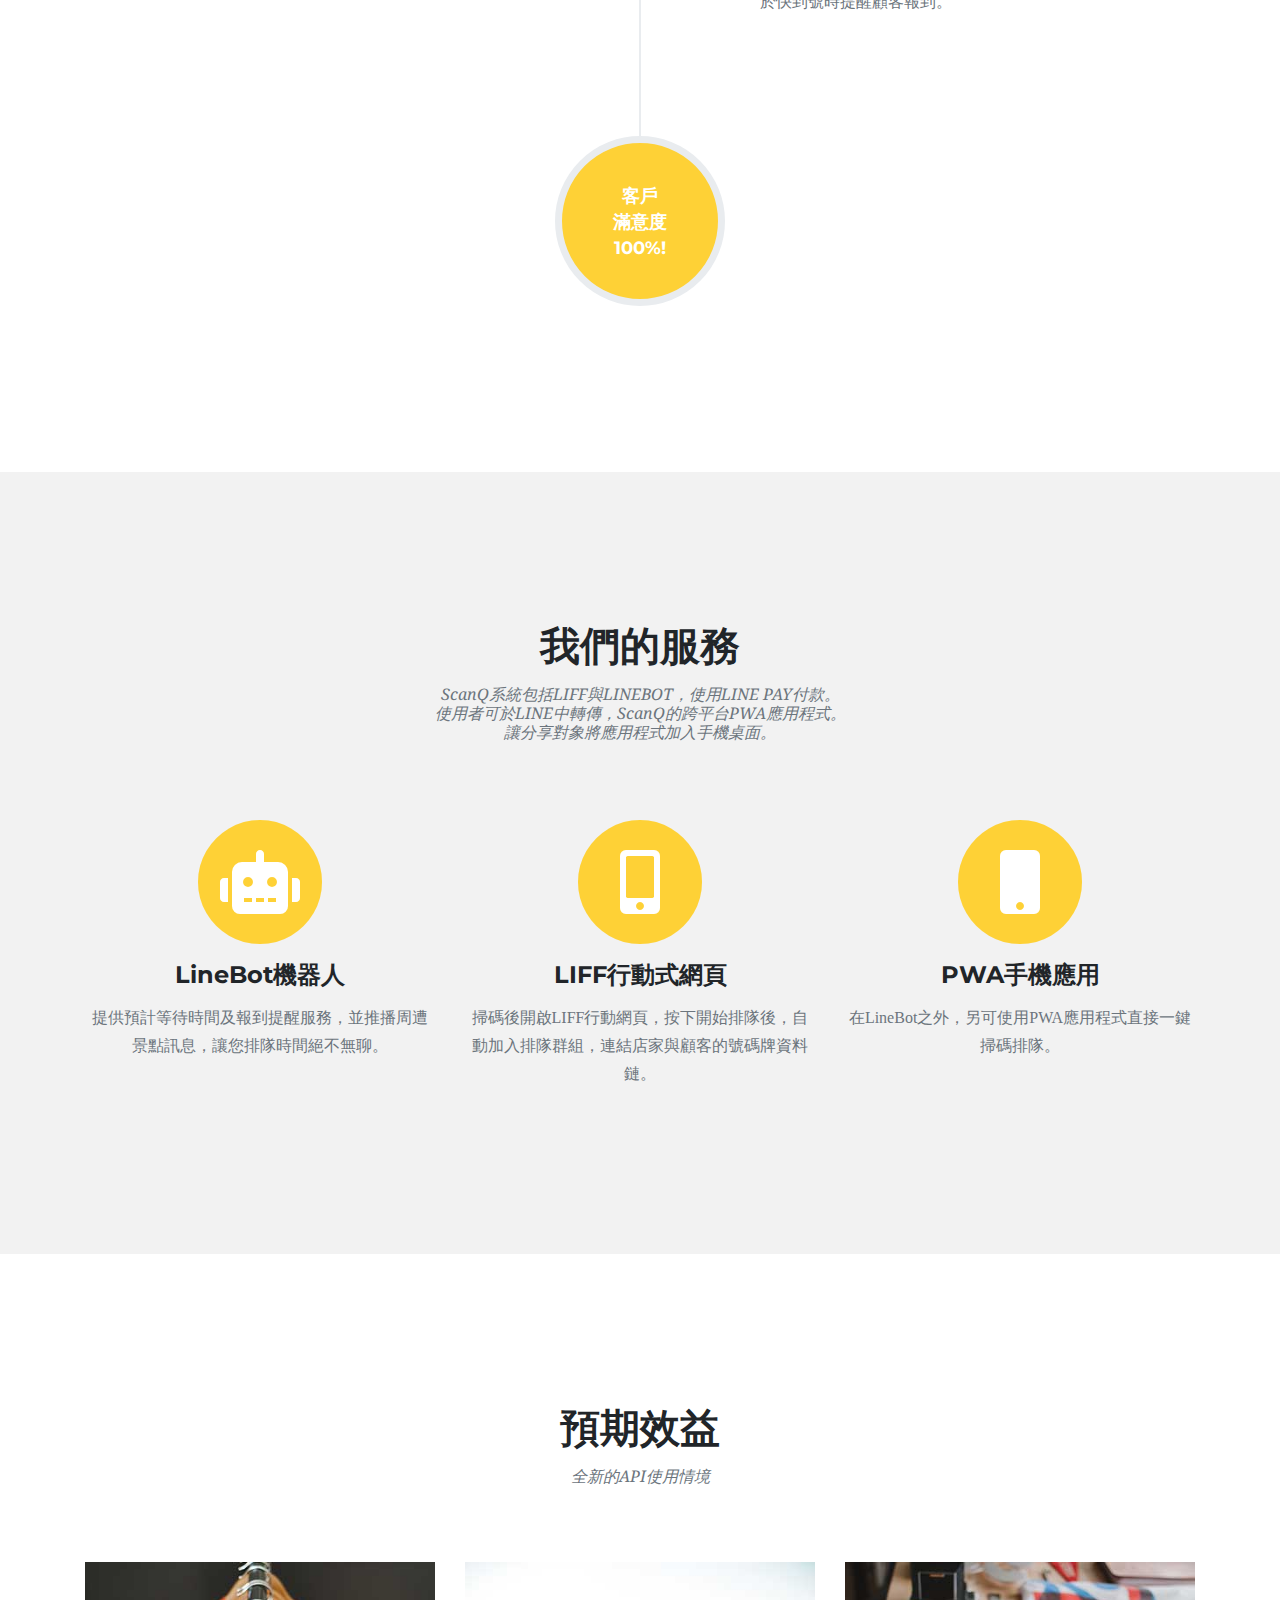
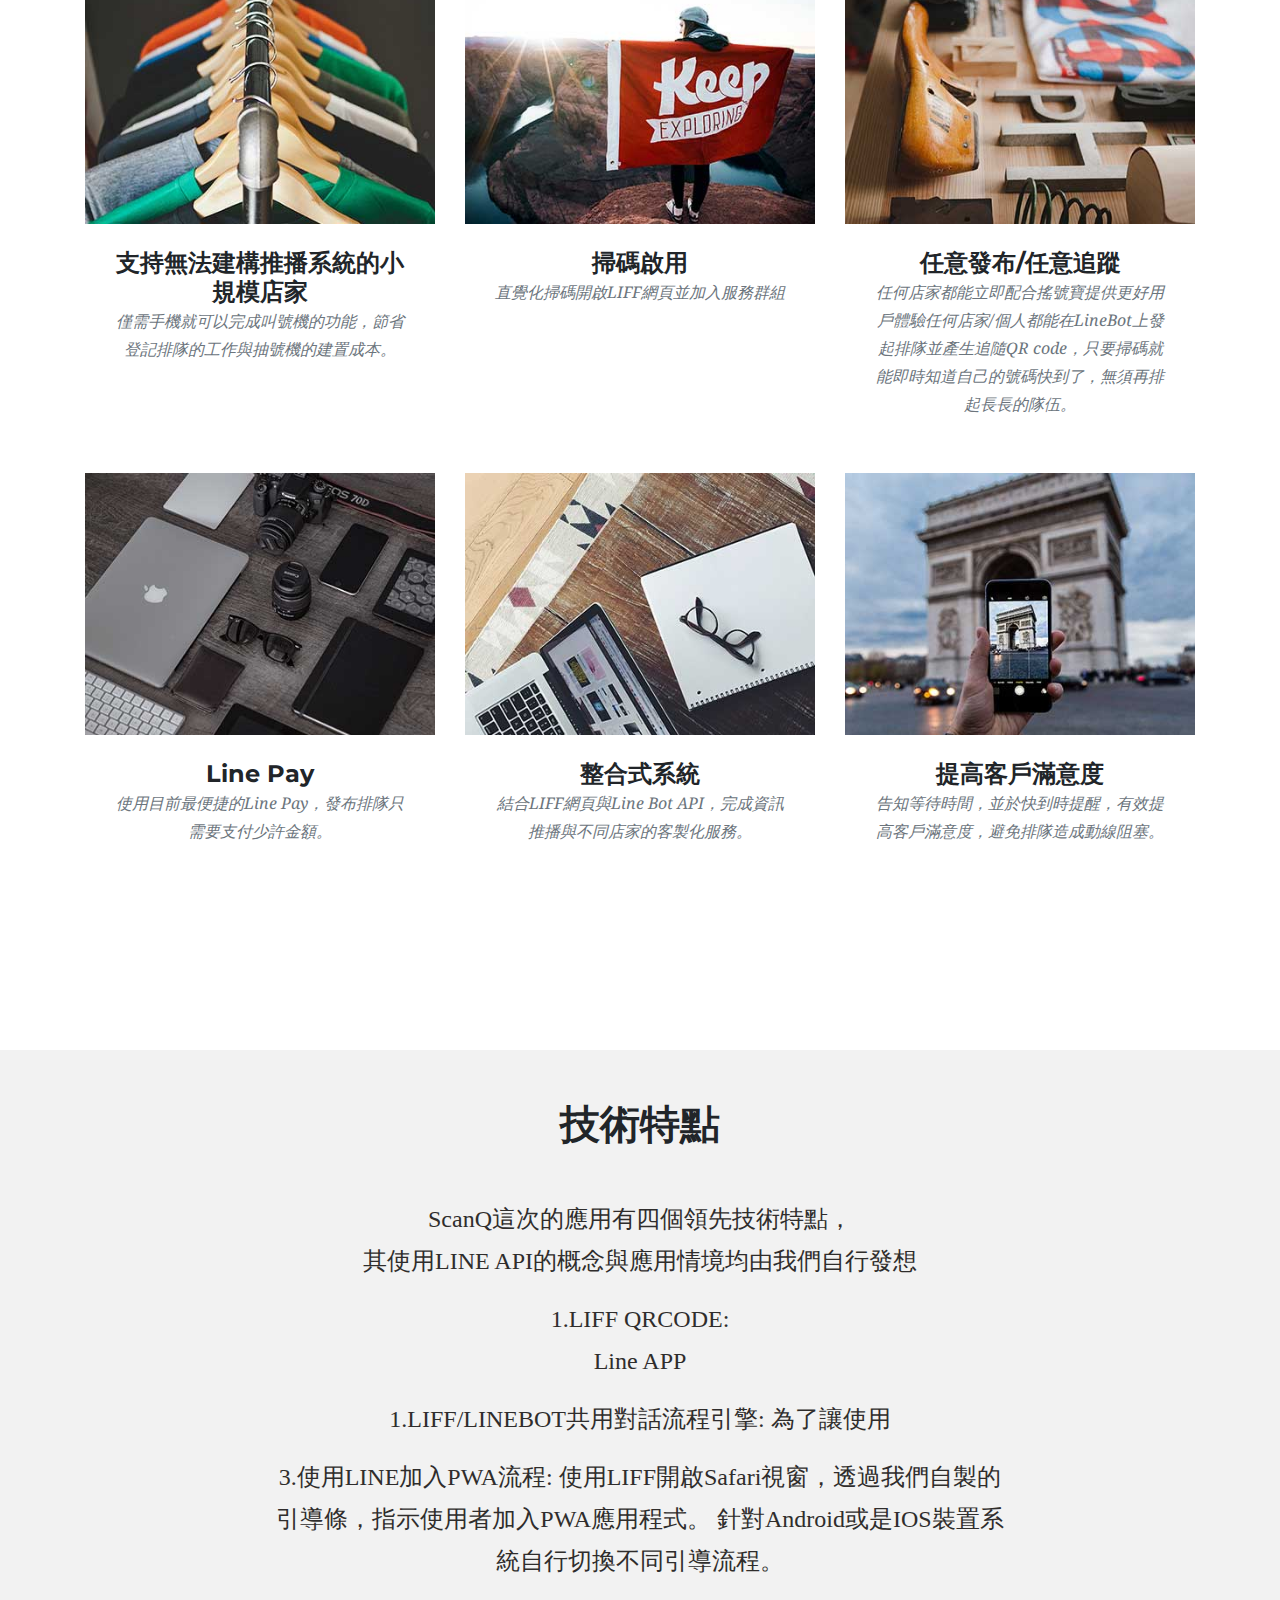
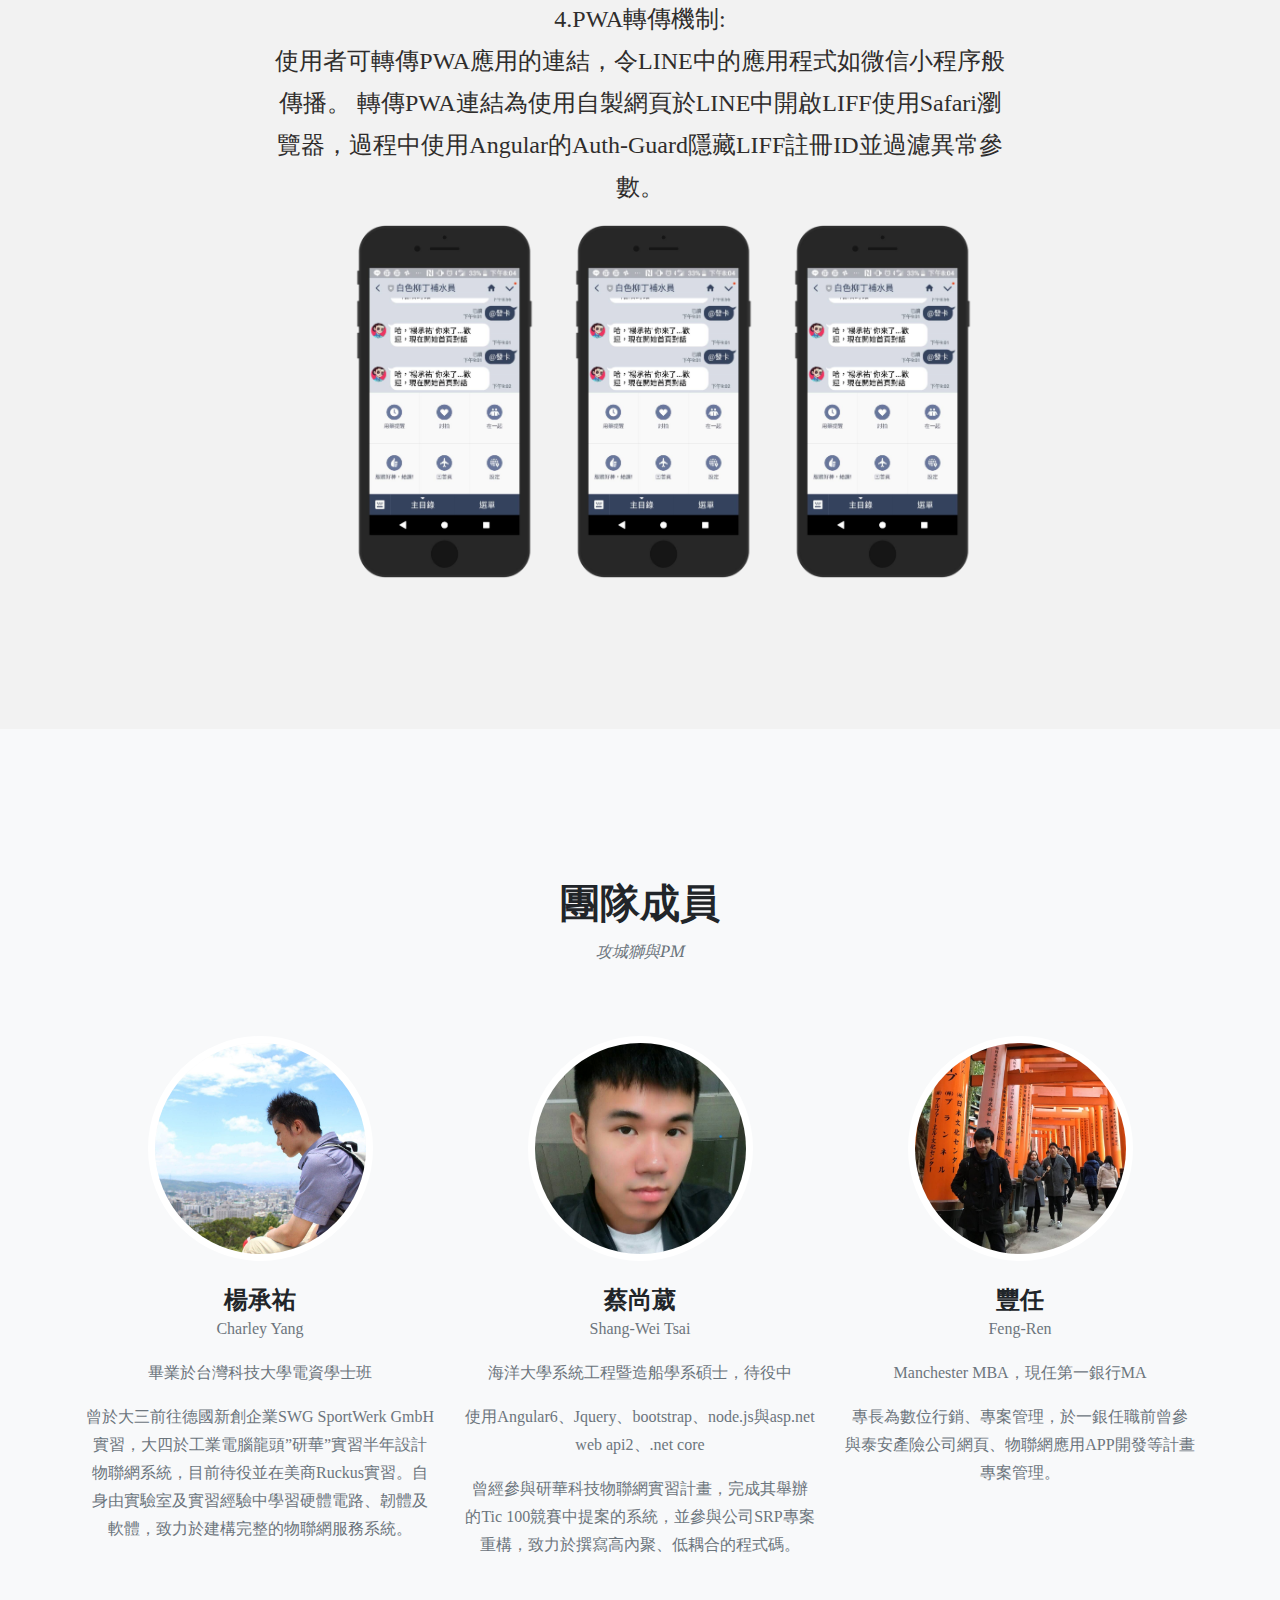
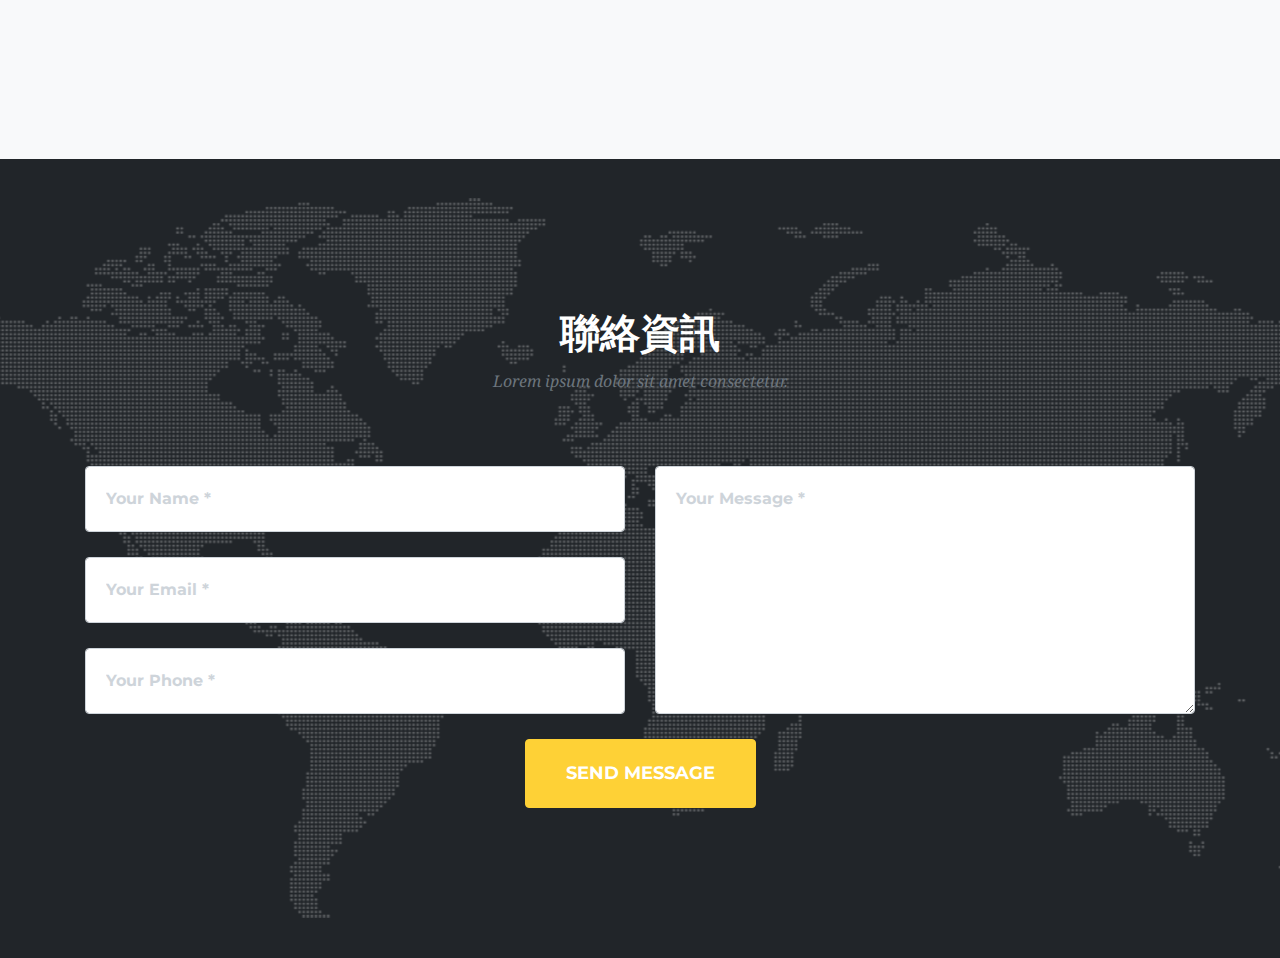
<file: wayne_index.html>
﻿<!DOCTYPE html>
<html lang="en">

<head>
    <meta charset="utf-8">
    <meta name="viewport" content="width=device-width, initial-scale=1, shrink-to-fit=no">
    <meta name="description" content="">
    <meta name="author" content="">
    <title>搖號寶</title>
    <!-- Bootstrap core CSS -->
    <link href="vendor/bootstrap/css/bootstrap.min.css" rel="stylesheet">
    <!-- Custom fonts for this template -->
    <link href="vendor/fontawesome-free/css/all.min.css" rel="stylesheet" type="text/css">
    <link href="https://fonts.googleapis.com/css?family=Montserrat:400,700" rel="stylesheet" type="text/css">
    <link href='https://fonts.googleapis.com/css?family=Kaushan+Script' rel='stylesheet' type='text/css'>
    <link href='https://fonts.googleapis.com/css?family=Droid+Serif:400,700,400italic,700italic' rel='stylesheet' type='text/css'>
    <link href='https://fonts.googleapis.com/css?family=Roboto+Slab:400,100,300,700' rel='stylesheet' type='text/css'>
    <link href="css/stepBar.css" rel="stylesheet" />
    <!-- Custom styles for this template -->
    <link href="css/agency.min.css" rel="stylesheet">
    <style>
        * {
            font-family: 微軟正黑體;
        }
        .font-family {
            font-family: 微軟正黑體 !important;
        }
        .about-section {
            /*padding-top: 10rem;*/
            background: linear-gradient(to bottom,#161616 0,rgba(22,22,22,.9) 75%,rgba(22,22,22,.8) 100%);
        }
        /*.about-section> img{*/
        /*margin:0px !important;
            padding:0px !important;
        }*/
        .background-gray {
            background-color: #F2F2F2 !important;
        }

        .bg-super-gray {
            background-color: rgba(137, 136, 136, 0.66) !important;
        }

        .flex_img {
            display: flex;
            justify-content: center;
        }

            .flex_img > img {
                margin-right: 100px;
                flex: 1;
            }

        .overflow_container {
            overflow: auto;
            margin-left: 250px;
        }
        #queue_icon{
            width:28px;
            height:28px;
            margin-right:5px;
            margin-top:-5px;
            
        }
        /*.masthead-content{
            margin-top:-150px;
        }*/
        .font-linegreen {
            color: #20FF97 !important;
        }
        .font-black {
            color: #2f2d2c !important;
        }
        .font-light {
            color: #2f2d2c !important;
        }
        .text-bg-black{
            background-color:rgba(98, 95, 95, 0.80);
        }
        .masthead-btn{
            margin-top:300px;
        }
        .intro-lead-in-margin {
            margin-top: -25px;
        }
        #mainNav{
            z-index:10;
        }
        .zindex{
            z-index:1 !important;
        }
        .p-text {
            font-size: 24px;
            font-family: 微軟正黑體;
            color: #2f2d2c !important;
        }
        .h1-margin{
            margin-top:-100px;
        }
        #mainNav{
            z-index:999;
        }
        @media screen and (min-width: 544px) {
            .overflow_container {
                margin-left: 250px !important;
            }
            .masthead-content {
                margin-top: -200px;
            }
        }
    </style>
</head>

<body id="page-top">
    <!-- Navigation -->
    <nav class="navbar navbar-expand-lg navbar-dark fixed-top" id="mainNav">
        <div class="container ">
            <a class="navbar-brand js-scroll-trigger " href="#page-top"> <img class="img-responsive" id="queue_icon" src="img/queue_icon.png" alt="Demo_Icon">ScanQueue</a>
            <button class="navbar-toggler navbar-toggler-right" type="button" data-toggle="collapse" data-target="#navbarResponsive" aria-controls="navbarResponsive" aria-expanded="false" aria-label="Toggle navigation">
                大綱
                <i class="fas fa-bars"></i>
            </button>
            <div class="collapse navbar-collapse" id="navbarResponsive">
                <ul class="navbar-nav ml-auto font-family">
                    <!--<img class="img-fluid d-block mx-auto" src="img/portfolio/01-full.jpg" alt="">-->
                    <li class="nav-item">
                        <a class="nav-link js-scroll-trigger" href="#aboutScanQ">關於ScanQ</a>
                    </li>
                    <li class="nav-item">
                        <a class="nav-link js-scroll-trigger" href="#about">使用流程</a>
                    </li>
                    <li class="nav-item">
                        <a class="nav-link js-scroll-trigger" href="#services">我們的服務</a>
                    </li>
                    <li class="nav-item">
                        <a class="nav-link js-scroll-trigger" href="#portfolio">預期效益</a>
                    </li>
                    <li class="nav-item">
                        <a class="nav-link js-scroll-trigger" href="#tech">技術特點</a>
                    </li>
                    <li class="nav-item">
                        <a class="nav-link js-scroll-trigger" href="#team">團隊成員</a>
                    </li>
                    <li class="nav-item">
                        <a class="nav-link js-scroll-trigger" href="#contact">聯絡資訊</a>
                    </li>
                </ul>
            </div>
        </div>
    </nav>
    <!-- Header -->
    <header class="masthead">
        <div class="container">
            <div class="intro-text">
                <div class="masthead-content">
                    <div class="intro-lead-in font-linegreen">Line-Hack 2018 專案項目</div>
                    <div class="intro-heading font-linegreen">ScanQueue</div>
                    <div class="intro-lead-in intro-lead-in-margin text-bg-black">新型態叫號系統與<br>未來的Line API應用方式</div>
                </div>
                <div class="masthead-btn">
                    <a class="btn btn-secondary font-family btn-xl text-uppercase js-scroll-trigger" href="#aboutScanQ">詳情介紹</a>
                </div>
            </div>
        </div>
    </header>
    <section class="background-gray" id="aboutScanQ">
        <div class="container">
            <div class="row">
                <div class="col-lg-8 mx-auto text-center ">
                    <h1 class="h1-margin">關於ScanQ</h1>
                    <p class="p-text">
                        <br />
                        ScanQ是應用在實體店家、博物館、美術館、醫院等<br />
                        的虛實整合系統，主要提供排隊管理與叫號通知的服務。
                    </p>
                    <p class="p-text ">
                        透過掃瞄包含LIFF URL與服務店家資訊的客製化QRCODE<br />
                        使用者即可在LINE APP中啟用ScanQ為在場域提供的排隊等服務。
                        無需輸入繁瑣的實時場域資訊<br />
                    </p>
                </div>
            </div>
            <div class="flex_img">
                <div class="overflow_container">
                    <img src="img/mockup/Demo_1_iphone7plussilver_portrait.png" class="img-fluid col-md-3 col-sm-6" alt="Demo_Image">
                    <img src="img/iphone_demo.png" class="img-fluid col-md-3 col-sm-6" alt="Demo_Image">
                    <img src="img/iphone_demo.png" class="img-fluid col-md-3 col-sm-6" alt="Demo_Image">
                </div>
            </div>
        </div>
    </section>
    <!-- 使用流程 -->
    <section id="about">
        <div class="container">
            <div class="row">
                <div class="col-lg-12 text-center">
                    <h2 class="section-heading text-uppercase">使用流程</h2>
                    <h3 class="section-subheading text-muted"></h3>
                </div>
            </div>
            <div class="row">
                <div class="col-lg-12">
                    <ul class="timeline">
                        <li>
                            <div class="timeline-image">
                                <img class="rounded-circle img-fluid" src="img/about/1.jpg" alt="">
                            </div>
                            <div class="timeline-panel">
                                <div class="timeline-heading">
                                    <h4>第一步</h4>
                                    <h4 class="subheading">使用 LINE APP</h4>
                                    <h4 class="subheading">掃描店家旁QRCODE</h4>
                                </div>
                                <div class="timeline-body">
                                    <p class="text-muted">提供店家線上申請特約QR code，並擺放於櫃檯上，以方便顧客現場抽號碼牌，掃碼後會出現一個LIFF內嵌網頁</p>
                                </div>
                            </div>
                        </li>
                        <li class="timeline-inverted">
                            <div class="timeline-image">
                                <img class="rounded-circle img-fluid" src="img/about/2.jpg" alt="">
                            </div>
                            <div class="timeline-panel">
                                <div class="timeline-heading">
                                    <h4>第二步</h4>
                                    <h4 class="subheading">與LIFF機器人進行互動</h4>
                                </div>
                                <div class="timeline-body">
                                    <p class="text-muted">LIFF頁面會顯示抽到的號碼與預計等待時間，並附有確定抽牌或是放棄的按鈕，按下確定鍵，在後端資料庫中連結店家與客戶號碼牌資料。</p>
                                </div>
                            </div>
                        </li>
                        <li>
                            <div class="timeline-image">
                                <img class="rounded-circle img-fluid" src="img/about/3.jpg" alt="">
                            </div>
                            <div class="timeline-panel">
                                <div class="timeline-heading">
                                    <h4>第三步</h4>
                                    <h4 class="subheading">加入排隊LineBot</h4>
                                </div>
                                <div class="timeline-body">
                                    <p class="text-muted">在等待時間中，LineBot會自動推播排隊店家的菜單或相關資訊，也可以結合廣告推播業務，提供周遭景點資訊及其他商店排隊情況，也可即時放棄排隊。</p>
                                </div>
                            </div>
                        </li>
                        <li class="timeline-inverted">
                            <div class="timeline-image">
                                <img class="rounded-circle img-fluid" src="img/about/4.jpg" alt="">
                            </div>
                            <div class="timeline-panel">
                                <div class="timeline-heading">
                                    <h4>第四步</h4>
                                    <h4 class="subheading">取得號碼牌並於快到號時提醒報到</h4>
                                </div>
                                <div class="timeline-body">
                                    <p class="text-muted">確定加入台隊序列後，LineBot會傳出由Flex Message組成的號碼牌，顯示號碼與到號時間，於快到號時提醒顧客報到。</p>
                                </div>
                            </div>
                        </li>
                        <li class="timeline-inverted">
                            <div class="timeline-image">
                                <h4>
                                    客戶
                                    <br>滿意度
                                    <br>100%!
                                </h4>
                            </div>
                        </li>
                    </ul>
                </div>
            </div>
        </div>
    </section>
    <!-- Services -->
    <section id="services" class="background-gray">
        <div class="container">
            <div class="row">
                <div class="col-lg-12 text-center">
                    <h2 class="section-heading text-uppercase section-heading-margin">我們的服務</h2>
                    <h3 class="section-subheading text-muted">
                        ScanQ系統包括LIFF與LINEBOT，使用LINE PAY付款。<br>
                        使用者可於LINE中轉傳，ScanQ的跨平台PWA應用程式。<br>
                        讓分享對象將應用程式加入手機桌面。<br>
                    </h3>
                </div>
            </div>
            <div class="row text-center">
                <div class="col-md-4">
                    <span class="fa-stack fa-4x">
                        <i class="fas fa-circle fa-stack-2x text-primary"></i>
                        <i class="fas fa-robot fa-stack-1x fa-inverse"></i>
                    </span>
                    <h4 class="service-heading">LineBot機器人</h4>
                    <p class="text-muted">提供預計等待時間及報到提醒服務，並推播周遭景點訊息，讓您排隊時間絕不無聊。</p>
                </div>
                <div class="col-md-4">
                    <span class="fa-stack fa-4x">
                        <i class="fas fa-circle fa-stack-2x text-primary"></i>
                        <i class="fas fa-mobile-alt fa-stack-1x fa-inverse"></i>
                    </span>
                    <h4 class="service-heading">LIFF行動式網頁</h4>
                    <p class="text-muted">掃碼後開啟LIFF行動網頁，按下開始排隊後，自動加入排隊群組，連結店家與顧客的號碼牌資料鏈。</p>
                </div>
                <div class="col-md-4">
                    <span class="fa-stack fa-4x">
                        <i class="fas fa-circle fa-stack-2x text-primary"></i>
                        <i class="fas fa-mobile fa-stack-1x fa-inverse"></i>
                    </span>
                    <h4 class="service-heading">PWA手機應用</h4>
                    <p class="text-muted">在LineBot之外，另可使用PWA應用程式直接一鍵掃碼排隊。</p>
                </div>
            </div>
        </div>
    </section>

    <!-- Portfolio Grid -->
    <section id="portfolio">
        <div class="container">
            <div class="row">
                <div class="col-lg-12 text-center">
                    <h2 class="section-heading text-uppercase">預期效益</h2>
                    <h3 class="section-subheading text-muted">全新的API使用情境</h3>
                </div>
            </div>
            <div class="row">
                <div class="col-md-4 col-sm-6 portfolio-item">
                    <a class="portfolio-link">
                        <img class="img-fluid" src="img/portfolio/01-thumbnail.jpg" alt="">
                    </a>
                    <div class="portfolio-caption">
                        <h4>支持無法建構推播系統的小規模店家</h4>
                        <p class="text-muted">僅需手機就可以完成叫號機的功能，節省登記排隊的工作與抽號機的建置成本。</p>
                    </div>
                </div>
                <div class="col-md-4 col-sm-6 portfolio-item">
                    <a class="portfolio-link">
                        <img class="img-fluid" src="img/portfolio/02-thumbnail.jpg" alt="">
                    </a>
                    <div class="portfolio-caption">
                        <h4>掃碼啟用</h4>
                        <p class="text-muted">直覺化掃碼開啟LIFF網頁並加入服務群組</p>
                    </div>
                </div>
                <div class="col-md-4 col-sm-6 portfolio-item">
                    <a class="portfolio-link">
                        <img class="img-fluid" src="img/portfolio/03-thumbnail.jpg" alt="">
                    </a>
                    <div class="portfolio-caption">
                        <h4>任意發布/任意追蹤</h4>
                        <p class="text-muted">任何店家都能立即配合搖號寶提供更好用戶體驗任何店家/個人都能在LineBot上發起排隊並產生追隨QR code，只要掃碼就能即時知道自己的號碼快到了，無須再排起長長的隊伍。</p>
                    </div>
                </div>
                <div class="col-md-4 col-sm-6 portfolio-item">
                    <a class="portfolio-link">
                        <img class="img-fluid" src="img/portfolio/04-thumbnail.jpg" alt="">
                    </a>
                    <div class="portfolio-caption">
                        <h4>Line Pay</h4>
                        <p class="text-muted">使用目前最便捷的Line Pay，發布排隊只需要支付少許金額。</p>
                    </div>
                </div>
                <div class="col-md-4 col-sm-6 portfolio-item">
                    <a class="portfolio-link">
                        <img class="img-fluid" src="img/portfolio/05-thumbnail.jpg" alt="">
                    </a>
                    <div class="portfolio-caption">
                        <h4>整合式系統</h4>
                        <p class="text-muted">結合LIFF網頁與Line Bot API，完成資訊推播與不同店家的客製化服務。</p>
                    </div>
                </div>
                <div class="col-md-4 col-sm-6 portfolio-item">
                    <a class="portfolio-link">
                        <img class="img-fluid" src="img/portfolio/06-thumbnail.jpg" alt="">
                    </a>
                    <div class="portfolio-caption">
                        <h4>提高客戶滿意度</h4>
                        <p class="text-muted">告知等待時間，並於快到時提醒，有效提高客戶滿意度，避免排隊造成動線阻塞。</p>
                    </div>
                </div>
            </div>
        </div>
    </section>
    <section id="tech" class="background-gray">
        <div class="container">
            <div class="row">
                <div class="col-lg-8 mx-auto text-center ">
                    <h1 class="h1-margin">技術特點</h1>
                    <p class="p-text">
                        <br />
                        ScanQ這次的應用有四個領先技術特點，<br />
                        其使用LINE API的概念與應用情境均由我們自行發想<br />
                    </p>
                    <p class="p-text ">
                        1.LIFF QRCODE:<br />
                        
                        Line APP
                        <br />
                    </p>
                    <p class="p-text ">
                        1.LIFF/LINEBOT共用對話流程引擎:
                        
                        為了讓使用
                        <br />
                    </p>
                    <p class="p-text ">
                        3.使用LINE加入PWA流程:
                        使用LIFF開啟Safari視窗，透過我們自製的引導條，指示使用者加入PWA應用程式。
                        針對Android或是IOS裝置系統自行切換不同引導流程。
                        <br />
                    </p>
                    <p class="p-text ">
                        4.PWA轉傳機制:<br />

                        使用者可轉傳PWA應用的連結，令LINE中的應用程式如微信小程序般傳播。
                        轉傳PWA連結為使用自製網頁於LINE中開啟LIFF使用Safari瀏覽器，過程中使用Angular的Auth-Guard隱藏LIFF註冊ID並過濾異常參數。
                        <br />
                    </p>
                </div>
            </div>
            <div class="flex_img">
                <div class="overflow_container">
                    <img src="img/iphone_demo.png" class="img-fluid col-md-3 col-sm-6" alt="Demo_Image">
                    <img src="img/iphone_demo.png" class="img-fluid col-md-3 col-sm-6" alt="Demo_Image">
                    <img src="img/iphone_demo.png" class="img-fluid col-md-3 col-sm-6" alt="Demo_Image">
                </div>
            </div>
        </div>
    </section>

    <!-- Team -->
    <section class="bg-light" id="team">
        <div class="container">
            <div class="row">
                <div class="col-lg-12 text-center">
                    <h2 class="section-heading text-uppercase">團隊成員</h2>
                    <h3 class="section-subheading text-muted">攻城獅與PM</h3>
                </div>
            </div>
            <div class="row">
                <div class="col-sm-4">
                    <div class="team-member">
                        <img class="mx-auto rounded-circle" src="img/team/Charley_Yang.jpg" alt="">
                        <h4>楊承祐</h4>
                        <p class="text-muted">Charley Yang</p>
                        <p class="text-muted">畢業於台灣科技大學電資學士班</p>
                        <p class="text-muted">曾於大三前往德國新創企業SWG SportWerk GmbH實習，大四於工業電腦龍頭”研華”實習半年設計物聯網系統，目前待役並在美商Ruckus實習。自身由實驗室及實習經驗中學習硬體電路、韌體及軟體，致力於建構完整的物聯網服務系統。</p>
                    </div>
                </div>
                <div class="col-sm-4">
                    <div class="team-member">
                        <img class="mx-auto rounded-circle" src="img/team/Shang_Wei.jpg" alt="">
                        <h4>蔡尚葳</h4>
                        <p class="text-muted">Shang-Wei Tsai</p>
                        <p class="text-muted">海洋大學系統工程暨造船學系碩士，待役中</p>
                        <p class="text-muted">使用Angular6、Jquery、bootstrap、node.js與asp.net web api2、.net core</p>
                        <p class="text-muted">曾經參與研華科技物聯網實習計畫，完成其舉辦的Tic 100競賽中提案的系統，並參與公司SRP專案重構，致力於撰寫高內聚、低耦合的程式碼。</p>
                    </div>
                </div>
                <div class="col-sm-4">
                    <div class="team-member">
                        <img class="mx-auto rounded-circle" src="img/team/Feng_Ren.jpg" alt="">
                        <h4>豐任</h4>
                        <p class="text-muted">Feng-Ren</p>
                        <p class="text-muted">Manchester MBA，現任第一銀行MA</p>
                        <p class="text-muted">專長為數位行銷、專案管理，於一銀任職前曾參與泰安產險公司網頁、物聯網應用APP開發等計畫專案管理。</p>
                    </div>
                </div>
            </div>
        </div>
    </section>

    <section id="contact">
        <div class="container">
            <div class="row">
                <div class="col-lg-12 text-center">
                    <h2 class="section-heading text-uppercase">聯絡資訊</h2>
                    <h3 class="section-subheading text-muted">Lorem ipsum dolor sit amet consectetur.</h3>
                </div>
            </div>
            <div class="row">
                <div class="col-lg-12">
                    <form id="contactForm" name="sentMessage" novalidate="novalidate">
                        <div class="row">
                            <div class="col-md-6">
                                <div class="form-group">
                                    <input class="form-control" id="name" type="text" placeholder="Your Name *" required="required" data-validation-required-message="Please enter your name.">
                                    <p class="help-block text-danger"></p>
                                </div>
                                <div class="form-group">
                                    <input class="form-control" id="email" type="email" placeholder="Your Email *" required="required" data-validation-required-message="Please enter your email address.">
                                    <p class="help-block text-danger"></p>
                                </div>
                                <div class="form-group">
                                    <input class="form-control" id="phone" type="tel" placeholder="Your Phone *" required="required" data-validation-required-message="Please enter your phone number.">
                                    <p class="help-block text-danger"></p>
                                </div>
                            </div>
                            <div class="col-md-6">
                                <div class="form-group">
                                    <textarea class="form-control" id="message" placeholder="Your Message *" required="required" data-validation-required-message="Please enter a message."></textarea>
                                    <p class="help-block text-danger"></p>
                                </div>
                            </div>
                            <div class="clearfix"></div>
                            <div class="col-lg-12 text-center">
                                <div id="success"></div>
                                <button id="sendMessageButton" class="btn btn-primary btn-xl text-uppercase" type="submit">Send Message</button>
                            </div>
                        </div>
                    </form>
                </div>
            </div>
        </div>
    </section>
    <!-- Footer -->
    <!-- <footer>-->
    <!--<div class="container">
            <div class="row">
                <div class="col-md-4">
                    <span class="copyright">Copyright &copy; Our Website 2018</span>
                </div>
                <div class="col-md-4">
                    <ul class="list-inline social-buttons">
                        <li class="list-inline-item">
                            <a href="#">
                                <i class="fab fa-twitter"></i>
                            </a>
                        </li>
                        <li class="list-inline-item">
                            <a href="#">
                                <i class="fab fa-facebook-f"></i>
                            </a>
                        </li>
                        <li class="list-inline-item">
                            <a href="#">
                                <i class="fab fa-linkedin-in"></i>
                            </a>
                        </li>
                    </ul>
                </div>
                <div class="col-md-4">
                    <ul class="list-inline quicklinks">
                        <li class="list-inline-item">
                            <a href="#">Privacy Policy</a>
                        </li>
                        <li class="list-inline-item">
                            <a href="#">Terms of Use</a>
                        </li>
                    </ul>
                </div>
            </div>
        </div>
    </footer>-->
    <!-- Portfolio Modals -->
    <!-- Modal 1 -->
    <div class="portfolio-modal modal fade" id="portfolioModal1" tabindex="-1" role="dialog" aria-hidden="true">
        <div class="modal-dialog">
            <div class="modal-content">
                <div class="close-modal" data-dismiss="modal">
                    <div class="lr">
                        <div class="rl"></div>
                    </div>
                </div>
                <div class="container">
                    <div class="row">
                        <div class="col-lg-8 mx-auto">
                            <div class="modal-body">
                                <!-- Project Details Go Here -->
                                <h2 class="text-uppercase">Project Name</h2>
                                <p class="item-intro text-muted">Lorem ipsum dolor sit amet consectetur.</p>
                                <img class="img-fluid d-block mx-auto" src="img/portfolio/01-full.jpg" alt="">
                                <p>Use this area to describe your project. Lorem ipsum dolor sit amet, consectetur adipisicing elit. Est blanditiis dolorem culpa incidunt minus dignissimos deserunt repellat aperiam quasi sunt officia expedita beatae cupiditate, maiores repudiandae, nostrum, reiciendis facere nemo!</p>
                                <ul class="list-inline">
                                    <li>Date: January 2017</li>
                                    <li>Client: Threads</li>
                                    <li>Category: Illustration</li>
                                </ul>
                                <button class="btn btn-primary" data-dismiss="modal" type="button">
                                    <i class="fas fa-times"></i>
                                    Close Project
                                </button>
                            </div>
                        </div>
                    </div>
                </div>
            </div>
        </div>
    </div>
    <!-- Modal 2 -->
    <div class="portfolio-modal modal fade" id="portfolioModal2" tabindex="-1" role="dialog" aria-hidden="true">
        <div class="modal-dialog">
            <div class="modal-content">
                <div class="close-modal" data-dismiss="modal">
                    <div class="lr">
                        <div class="rl"></div>
                    </div>
                </div>
                <div class="container">
                    <div class="row">
                        <div class="col-lg-8 mx-auto">
                            <div class="modal-body">
                                <!-- Project Details Go Here -->
                                <h2 class="text-uppercase">Project Name</h2>
                                <p class="item-intro text-muted">Lorem ipsum dolor sit amet consectetur.</p>
                                <img class="img-fluid d-block mx-auto" src="img/portfolio/02-full.jpg" alt="">
                                <p>Use this area to describe your project. Lorem ipsum dolor sit amet, consectetur adipisicing elit. Est blanditiis dolorem culpa incidunt minus dignissimos deserunt repellat aperiam quasi sunt officia expedita beatae cupiditate, maiores repudiandae, nostrum, reiciendis facere nemo!</p>
                                <ul class="list-inline">
                                    <li>Date: January 2017</li>
                                    <li>Client: Explore</li>
                                    <li>Category: Graphic Design</li>
                                </ul>
                                <button class="btn btn-primary" data-dismiss="modal" type="button">
                                    <i class="fas fa-times"></i>
                                    Close Project
                                </button>
                            </div>
                        </div>
                    </div>
                </div>
            </div>
        </div>
    </div>
    <!-- Modal 3 -->
    <div class="portfolio-modal modal fade" id="portfolioModal3" tabindex="-1" role="dialog" aria-hidden="true">
        <div class="modal-dialog">
            <div class="modal-content">
                <div class="close-modal" data-dismiss="modal">
                    <div class="lr">
                        <div class="rl"></div>
                    </div>
                </div>
                <div class="container">
                    <div class="row">
                        <div class="col-lg-8 mx-auto">
                            <div class="modal-body">
                                <!-- Project Details Go Here -->
                                <h2 class="text-uppercase">Project Name</h2>
                                <p class="item-intro text-muted">Lorem ipsum dolor sit amet consectetur.</p>
                                <img class="img-fluid d-block mx-auto" src="img/portfolio/03-full.jpg" alt="">
                                <p>Use this area to describe your project. Lorem ipsum dolor sit amet, consectetur adipisicing elit. Est blanditiis dolorem culpa incidunt minus dignissimos deserunt repellat aperiam quasi sunt officia expedita beatae cupiditate, maiores repudiandae, nostrum, reiciendis facere nemo!</p>
                                <ul class="list-inline">
                                    <li>Date: January 2017</li>
                                    <li>Client: Finish</li>
                                    <li>Category: Identity</li>
                                </ul>
                                <button class="btn btn-primary" data-dismiss="modal" type="button">
                                    <i class="fas fa-times"></i>
                                    Close Project
                                </button>
                            </div>
                        </div>
                    </div>
                </div>
            </div>
        </div>
    </div>
    <!-- Modal 4 -->
    <div class="portfolio-modal modal fade" id="portfolioModal4" tabindex="-1" role="dialog" aria-hidden="true">
        <div class="modal-dialog">
            <div class="modal-content">
                <div class="close-modal" data-dismiss="modal">
                    <div class="lr">
                        <div class="rl"></div>
                    </div>
                </div>
                <div class="container">
                    <div class="row">
                        <div class="col-lg-8 mx-auto">
                            <div class="modal-body">
                                <!-- Project Details Go Here -->
                                <h2 class="text-uppercase">Project Name</h2>
                                <p class="item-intro text-muted">Lorem ipsum dolor sit amet consectetur.</p>
                                <img class="img-fluid d-block mx-auto" src="img/portfolio/04-full.jpg" alt="">
                                <p>Use this area to describe your project. Lorem ipsum dolor sit amet, consectetur adipisicing elit. Est blanditiis dolorem culpa incidunt minus dignissimos deserunt repellat aperiam quasi sunt officia expedita beatae cupiditate, maiores repudiandae, nostrum, reiciendis facere nemo!</p>
                                <ul class="list-inline">
                                    <li>Date: January 2017</li>
                                    <li>Client: Lines</li>
                                    <li>Category: Branding</li>
                                </ul>
                                <button class="btn btn-primary" data-dismiss="modal" type="button">
                                    <i class="fas fa-times"></i>
                                    Close Project
                                </button>
                            </div>
                        </div>
                    </div>
                </div>
            </div>
        </div>
    </div>
    <!-- Modal 5 -->
    <div class="portfolio-modal modal fade" id="portfolioModal5" tabindex="-1" role="dialog" aria-hidden="true">
        <div class="modal-dialog">
            <div class="modal-content">
                <div class="close-modal" data-dismiss="modal">
                    <div class="lr">
                        <div class="rl"></div>
                    </div>
                </div>
                <div class="container">
                    <div class="row">
                        <div class="col-lg-8 mx-auto">
                            <div class="modal-body">
                                <!-- Project Details Go Here -->
                                <h2 class="text-uppercase">Project Name</h2>
                                <p class="item-intro text-muted">Lorem ipsum dolor sit amet consectetur.</p>
                                <img class="img-fluid d-block mx-auto" src="img/portfolio/05-full.jpg" alt="">
                                <p>Use this area to describe your project. Lorem ipsum dolor sit amet, consectetur adipisicing elit. Est blanditiis dolorem culpa incidunt minus dignissimos deserunt repellat aperiam quasi sunt officia expedita beatae cupiditate, maiores repudiandae, nostrum, reiciendis facere nemo!</p>
                                <ul class="list-inline">
                                    <li>Date: January 2017</li>
                                    <li>Client: Southwest</li>
                                    <li>Category: Website Design</li>
                                </ul>
                                <button class="btn btn-primary" data-dismiss="modal" type="button">
                                    <i class="fas fa-times"></i>
                                    Close Project
                                </button>
                            </div>
                        </div>
                    </div>
                </div>
            </div>
        </div>
    </div>
    <!-- Modal 6 -->
    <div class="portfolio-modal modal fade" id="portfolioModal6" tabindex="-1" role="dialog" aria-hidden="true">
        <div class="modal-dialog">
            <div class="modal-content">
                <div class="close-modal" data-dismiss="modal">
                    <div class="lr">
                        <div class="rl"></div>
                    </div>
                </div>
                <div class="container">
                    <div class="row">
                        <div class="col-lg-8 mx-auto">
                            <div class="modal-body">
                                <!-- Project Details Go Here -->
                                <h2 class="text-uppercase">Project Name</h2>
                                <p class="item-intro text-muted">Lorem ipsum dolor sit amet consectetur.</p>
                                <img class="img-fluid d-block mx-auto" src="img/portfolio/06-full.jpg" alt="">
                                <p>Use this area to describe your project. Lorem ipsum dolor sit amet, consectetur adipisicing elit. Est blanditiis dolorem culpa incidunt minus dignissimos deserunt repellat aperiam quasi sunt officia expedita beatae cupiditate, maiores repudiandae, nostrum, reiciendis facere nemo!</p>
                                <ul class="list-inline">
                                    <li>Date: January 2017</li>
                                    <li>Client: Window</li>
                                    <li>Category: Photography</li>
                                </ul>
                                <button class="btn btn-primary" data-dismiss="modal" type="button">
                                    <i class="fas fa-times"></i>
                                    Close Project
                                </button>
                            </div>
                        </div>
                    </div>
                </div>
            </div>
        </div>
    </div>
    <!-- Bootstrap core JavaScript -->
    <script src="vendor/jquery/jquery.min.js"></script>
    <script src="vendor/bootstrap/js/bootstrap.bundle.min.js"></script>
    <!-- Plugin JavaScript -->
    <script src="vendor/jquery-easing/jquery.easing.min.js"></script>
    <!-- Contact form JavaScript -->
    <script src="js/jqBootstrapValidation.js"></script>
    <script src="js/contact_me.js"></script>
    <!-- Custom scripts for this template -->
    <script src="js/agency.min.js"></script>
</body>

</html>
</file>
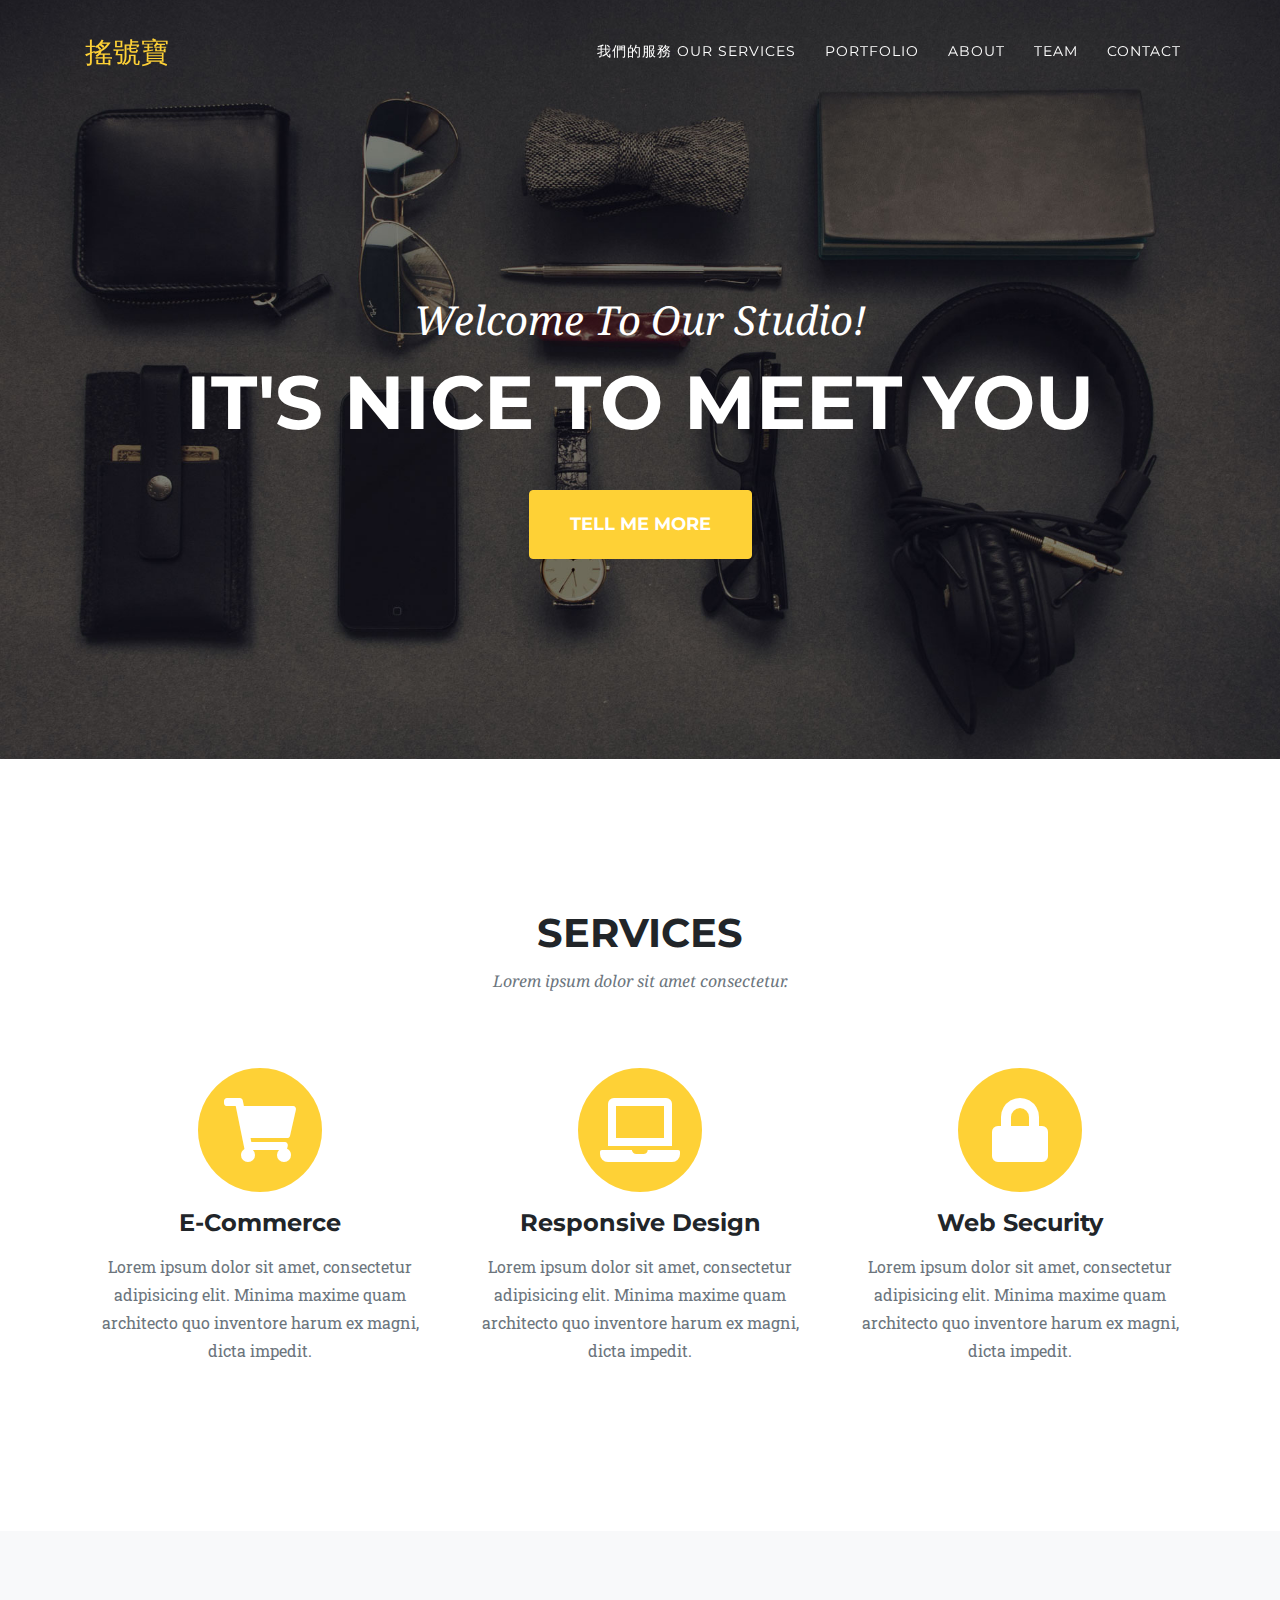
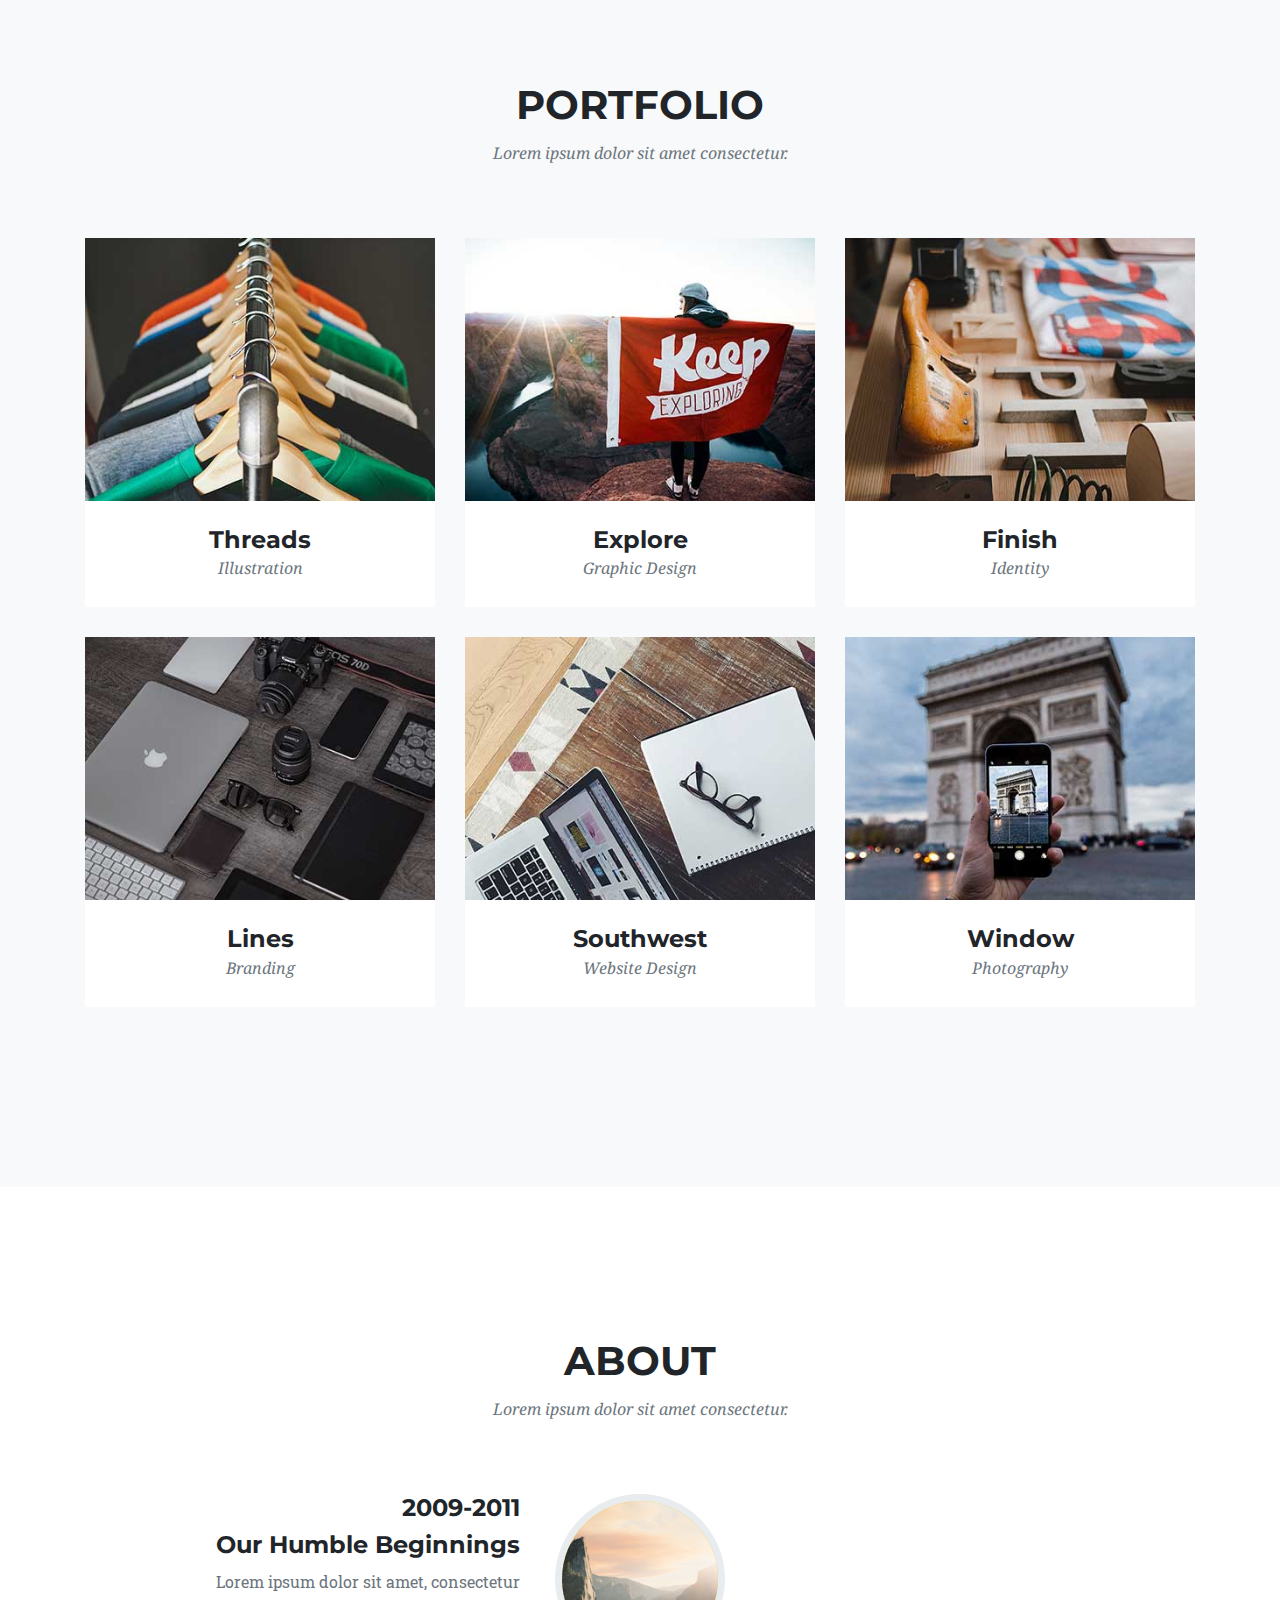
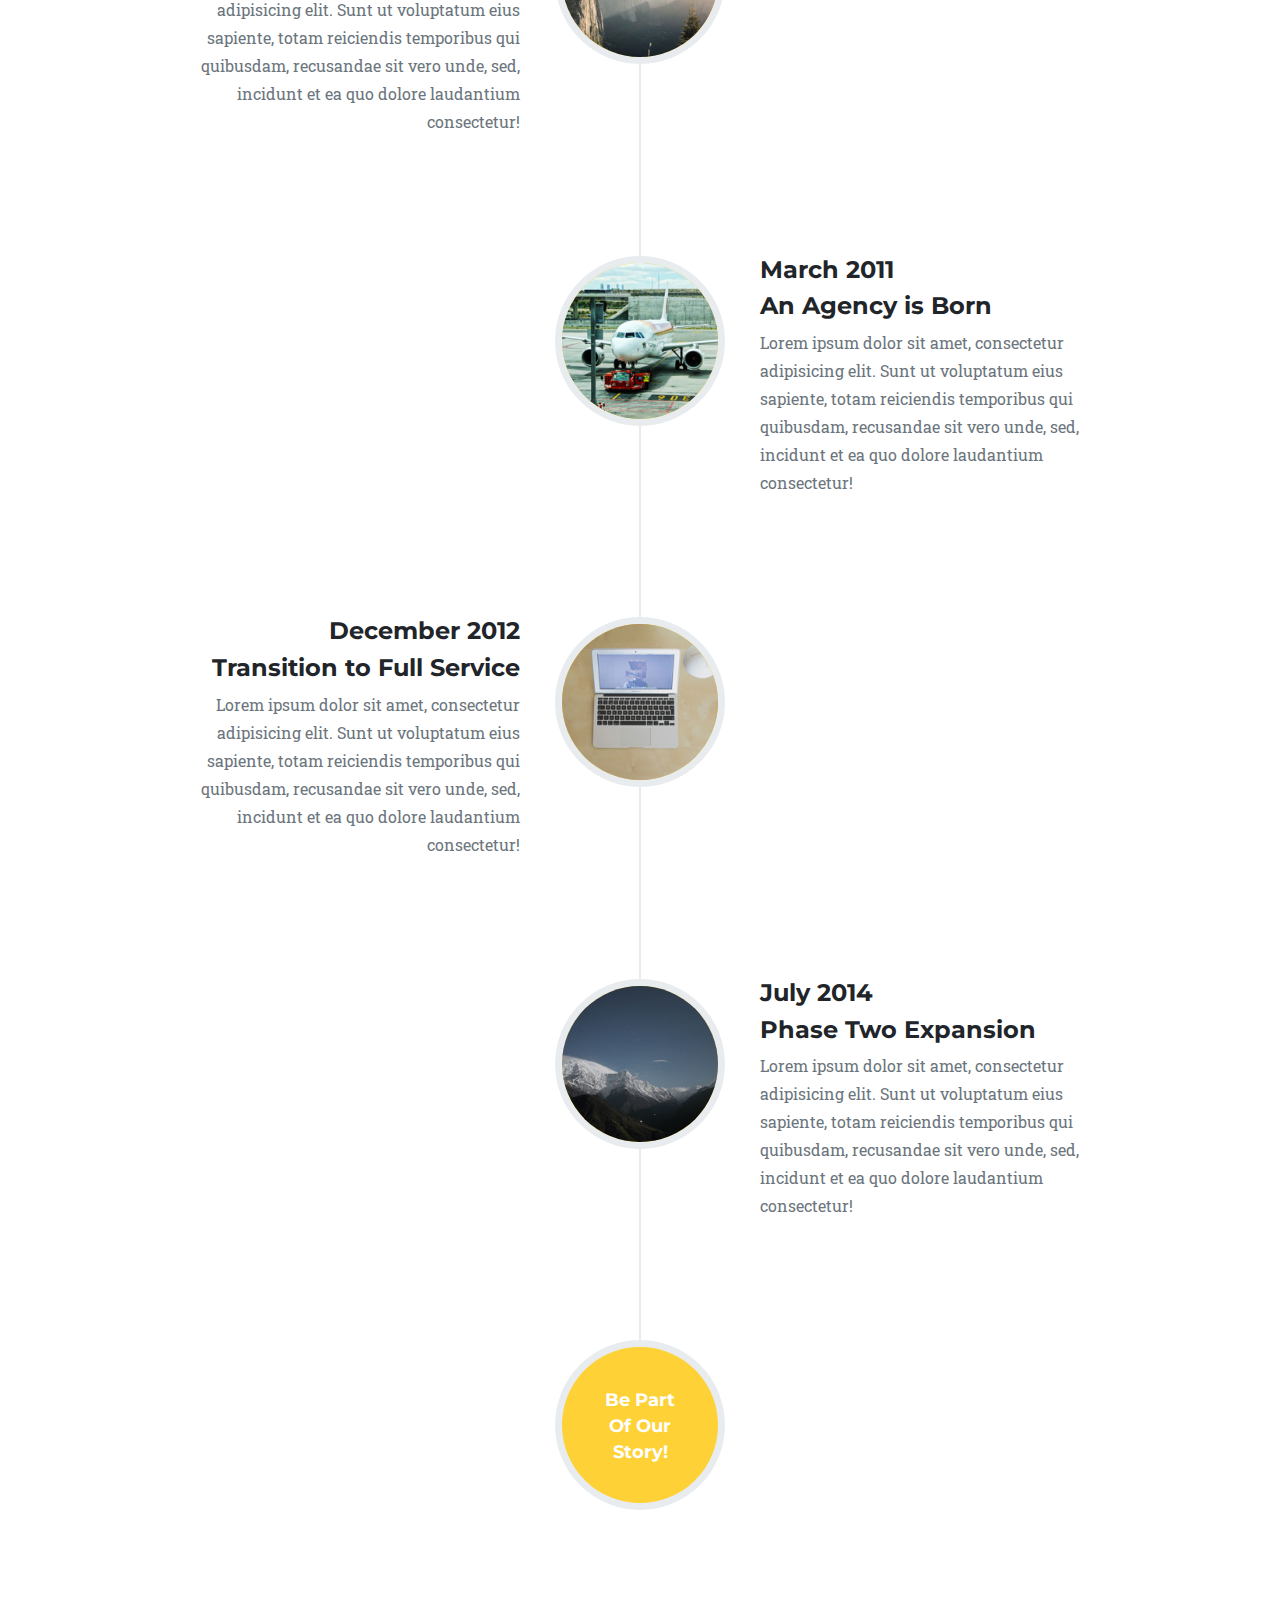
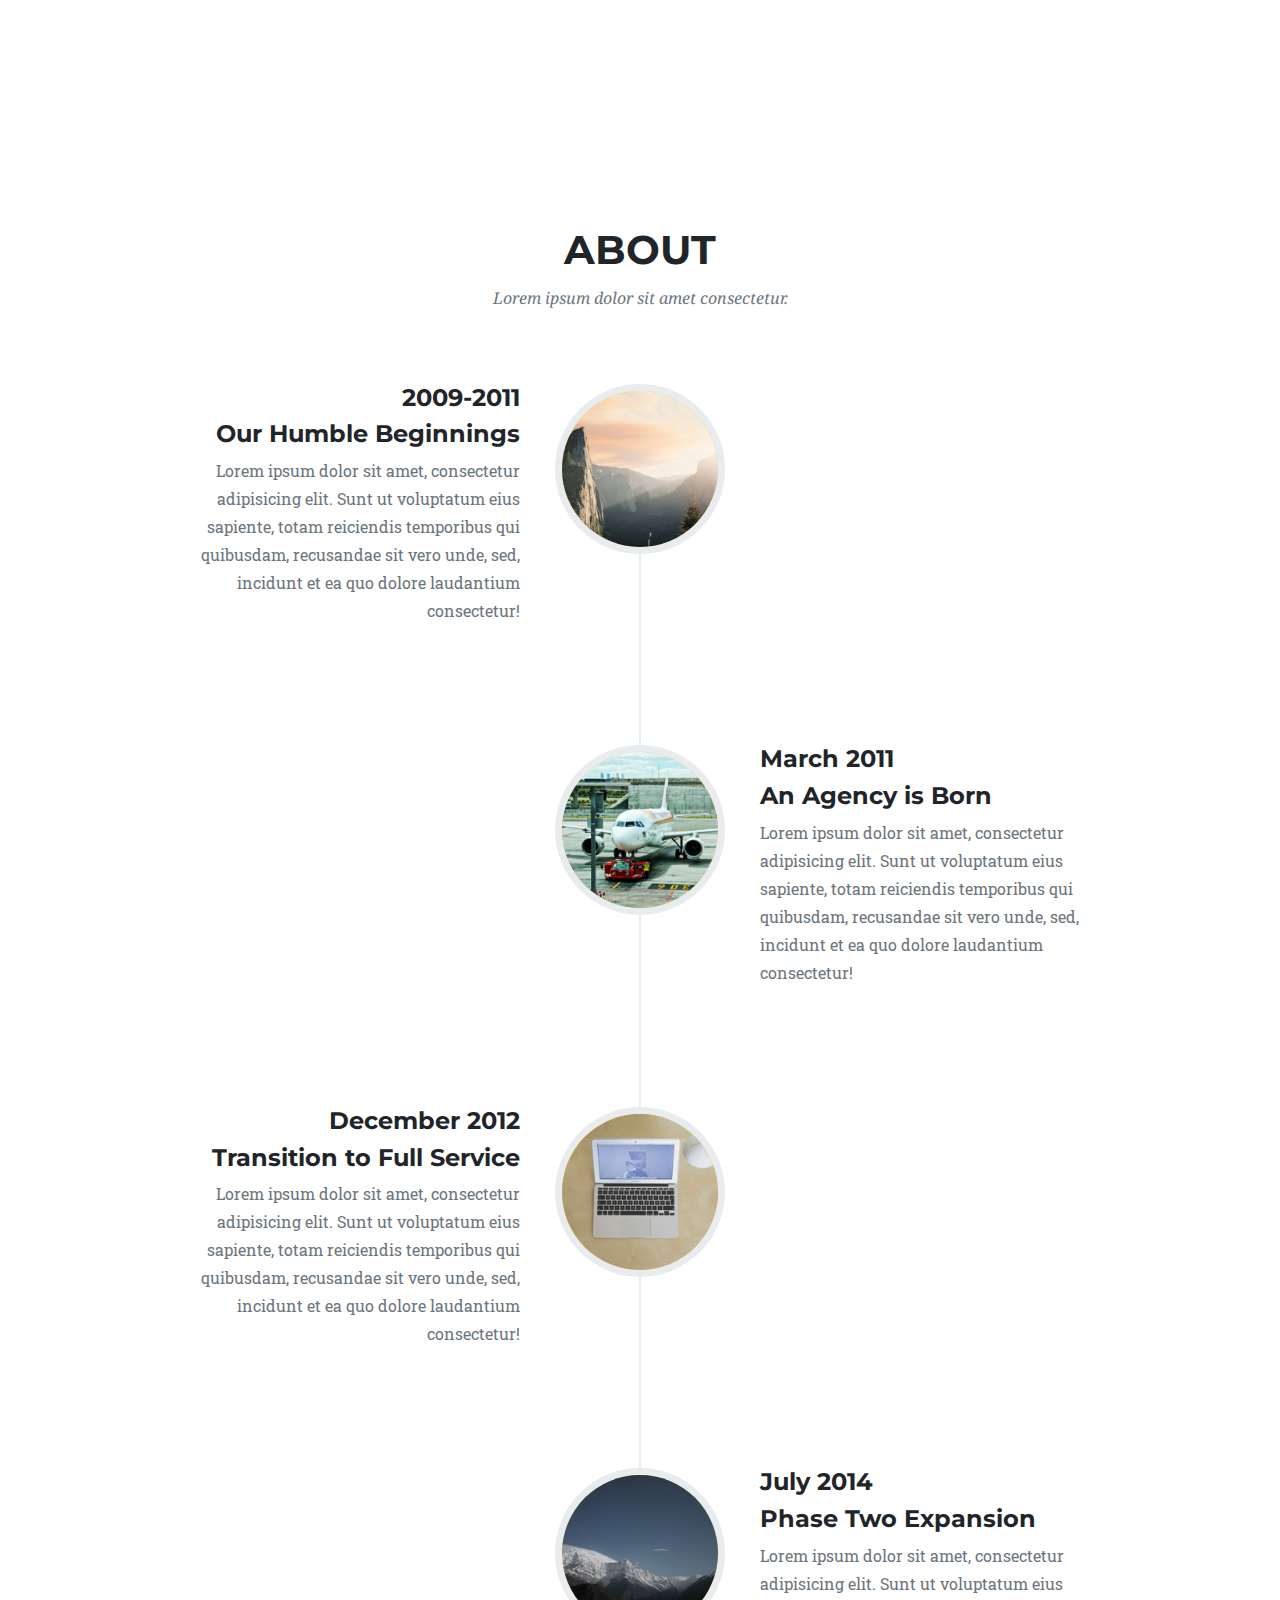
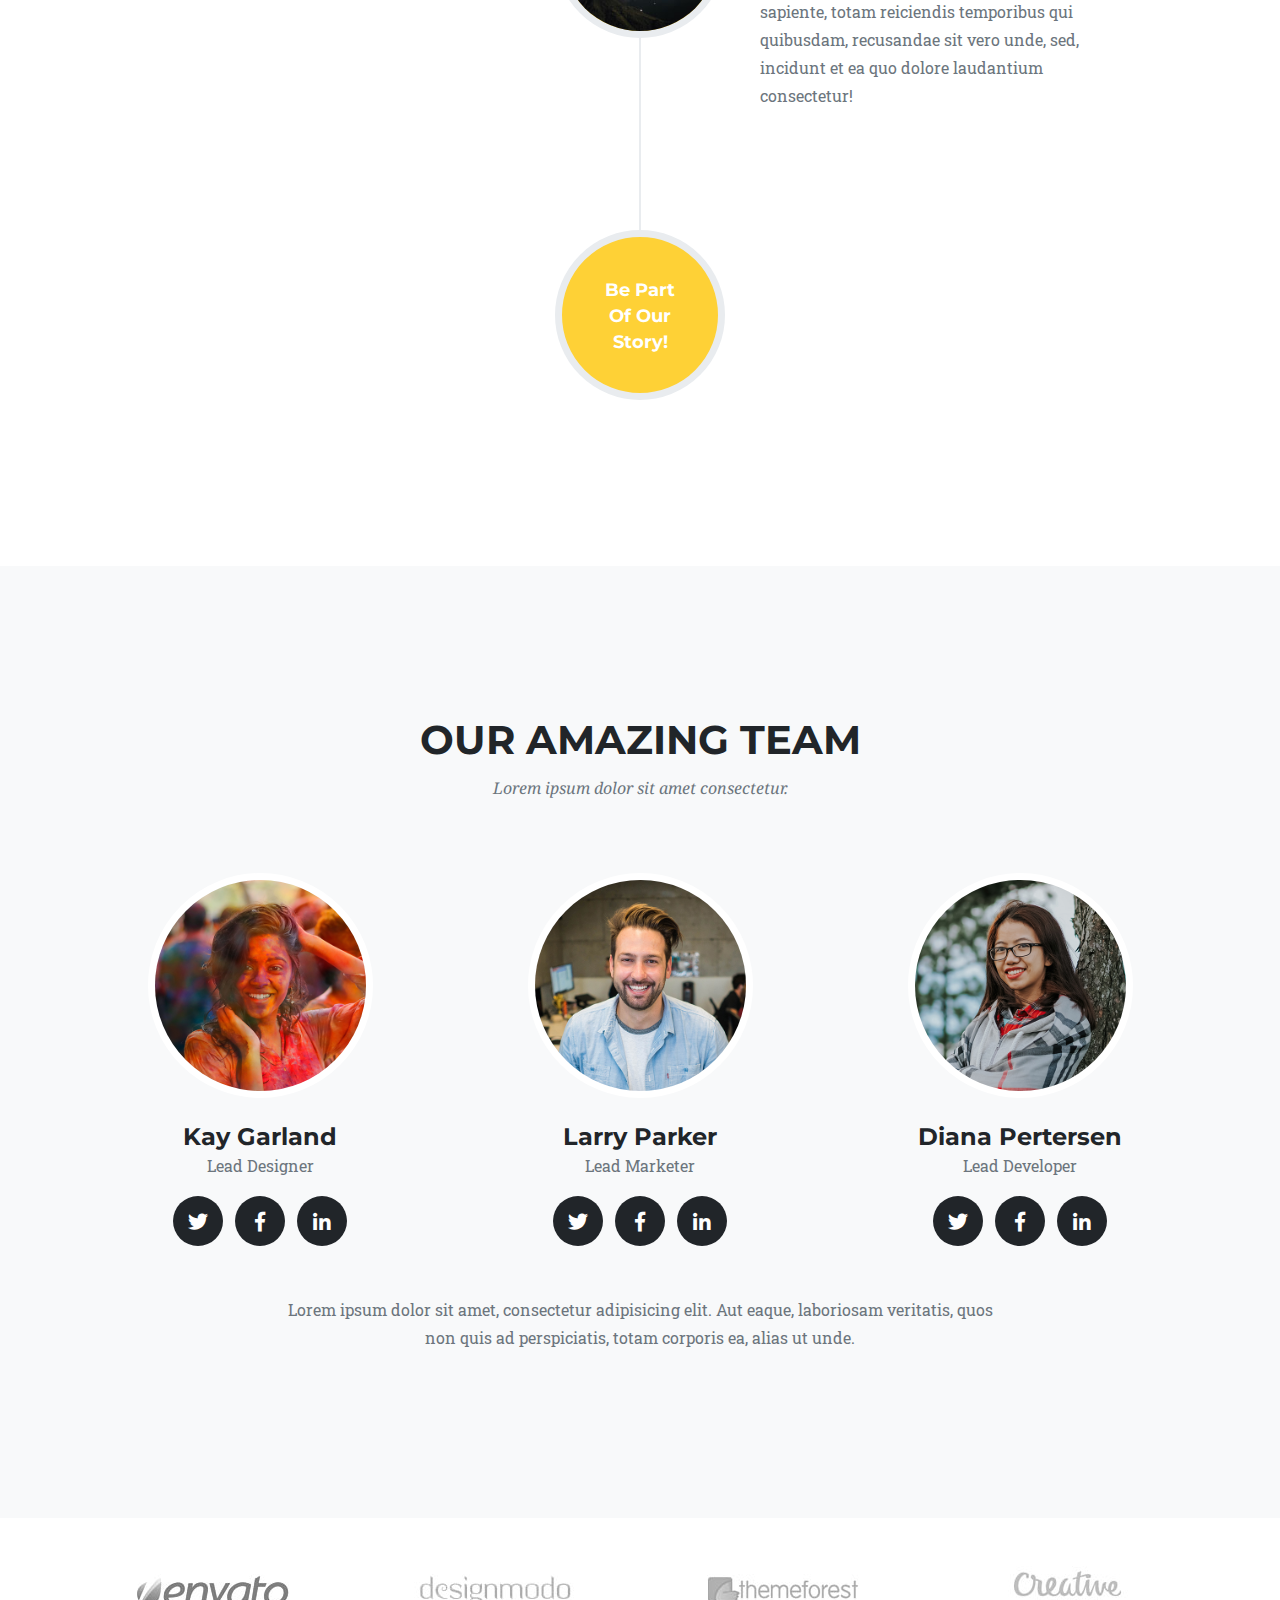
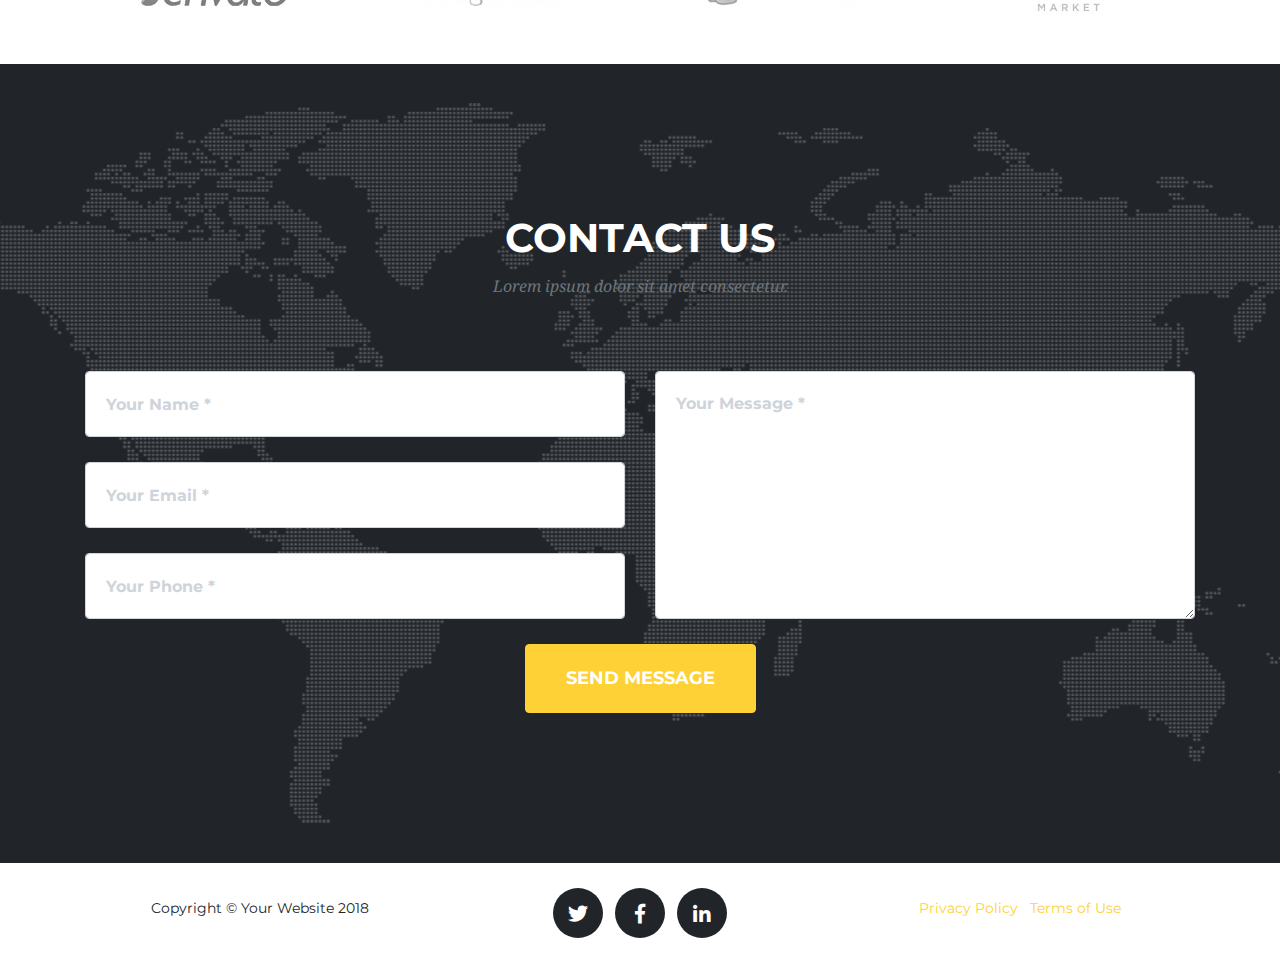
<file: 原版.html>
<!DOCTYPE html>
<html lang="en">

  <head>

    <meta charset="utf-8">
    <meta name="viewport" content="width=device-width, initial-scale=1, shrink-to-fit=no">
    <meta name="description" content="">
    <meta name="author" content="">

    <title>Agency - Start Bootstrap Theme</title>

    <!-- Bootstrap core CSS -->
    <link href="vendor/bootstrap/css/bootstrap.min.css" rel="stylesheet">

    <!-- Custom fonts for this template -->
    <link href="vendor/fontawesome-free/css/all.min.css" rel="stylesheet" type="text/css">
    <link href="https://fonts.googleapis.com/css?family=Montserrat:400,700" rel="stylesheet" type="text/css">
    <link href='https://fonts.googleapis.com/css?family=Kaushan+Script' rel='stylesheet' type='text/css'>
    <link href='https://fonts.googleapis.com/css?family=Droid+Serif:400,700,400italic,700italic' rel='stylesheet' type='text/css'>
    <link href='https://fonts.googleapis.com/css?family=Roboto+Slab:400,100,300,700' rel='stylesheet' type='text/css'>

    <!-- Custom styles for this template -->
    <link href="css/agency.min.css" rel="stylesheet">

  </head>

  <body id="page-top">

    <!-- Navigation -->
    <nav class="navbar navbar-expand-lg navbar-dark fixed-top" id="mainNav">
      <div class="container">
        <a class="navbar-brand js-scroll-trigger" href="#page-top">搖號寶</a>
        <button class="navbar-toggler navbar-toggler-right" type="button" data-toggle="collapse" data-target="#navbarResponsive" aria-controls="navbarResponsive" aria-expanded="false" aria-label="Toggle navigation">
          大綱
          <i class="fas fa-bars"></i>
        </button>
        <div class="collapse navbar-collapse" id="navbarResponsive">
          <ul class="navbar-nav text-uppercase ml-auto">
            <li class="nav-item">
              <a class="nav-link js-scroll-trigger" href="#services">我們的服務 Our Services</a>
            </li>
            <li class="nav-item">
              <a class="nav-link js-scroll-trigger" href="#portfolio">Portfolio</a>
            </li>
            <li class="nav-item">
              <a class="nav-link js-scroll-trigger" href="#about">About</a>
            </li>
            <li class="nav-item">
              <a class="nav-link js-scroll-trigger" href="#team">Team</a>
            </li>
            <li class="nav-item">
              <a class="nav-link js-scroll-trigger" href="#contact">Contact</a>
            </li>
          </ul>
        </div>
      </div>
    </nav>

    <!-- Header -->
    <header class="masthead">
      <div class="container">
        <div class="intro-text">
          <div class="intro-lead-in">Welcome To Our Studio!</div>
          <div class="intro-heading text-uppercase">It's Nice To Meet You</div>
          <a class="btn btn-primary btn-xl text-uppercase js-scroll-trigger" href="#services">Tell Me More</a>
        </div>
      </div>
    </header>

    <!-- Services -->
    <section id="services">
      <div class="container">
        <div class="row">
          <div class="col-lg-12 text-center">
            <h2 class="section-heading text-uppercase">Services</h2>
            <h3 class="section-subheading text-muted">Lorem ipsum dolor sit amet consectetur.</h3>
          </div>
        </div>
        <div class="row text-center">
          <div class="col-md-4">
            <span class="fa-stack fa-4x">
              <i class="fas fa-circle fa-stack-2x text-primary"></i>
              <i class="fas fa-shopping-cart fa-stack-1x fa-inverse"></i>
            </span>
            <h4 class="service-heading">E-Commerce</h4>
            <p class="text-muted">Lorem ipsum dolor sit amet, consectetur adipisicing elit. Minima maxime quam architecto quo inventore harum ex magni, dicta impedit.</p>
          </div>
          <div class="col-md-4">
            <span class="fa-stack fa-4x">
              <i class="fas fa-circle fa-stack-2x text-primary"></i>
              <i class="fas fa-laptop fa-stack-1x fa-inverse"></i>
            </span>
            <h4 class="service-heading">Responsive Design</h4>
            <p class="text-muted">Lorem ipsum dolor sit amet, consectetur adipisicing elit. Minima maxime quam architecto quo inventore harum ex magni, dicta impedit.</p>
          </div>
          <div class="col-md-4">
            <span class="fa-stack fa-4x">
              <i class="fas fa-circle fa-stack-2x text-primary"></i>
              <i class="fas fa-lock fa-stack-1x fa-inverse"></i>
            </span>
            <h4 class="service-heading">Web Security</h4>
            <p class="text-muted">Lorem ipsum dolor sit amet, consectetur adipisicing elit. Minima maxime quam architecto quo inventore harum ex magni, dicta impedit.</p>
          </div>
        </div>
      </div>
    </section>

    <!-- Portfolio Grid -->
    <section class="bg-light" id="portfolio">
      <div class="container">
        <div class="row">
          <div class="col-lg-12 text-center">
            <h2 class="section-heading text-uppercase">Portfolio</h2>
            <h3 class="section-subheading text-muted">Lorem ipsum dolor sit amet consectetur.</h3>
          </div>
        </div>
        <div class="row">
          <div class="col-md-4 col-sm-6 portfolio-item">
            <a class="portfolio-link" data-toggle="modal" href="#portfolioModal1">
              <div class="portfolio-hover">
                <div class="portfolio-hover-content">
                  <i class="fas fa-plus fa-3x"></i>
                </div>
              </div>
              <img class="img-fluid" src="img/portfolio/01-thumbnail.jpg" alt="">
            </a>
            <div class="portfolio-caption">
              <h4>Threads</h4>
              <p class="text-muted">Illustration</p>
            </div>
          </div>
          <div class="col-md-4 col-sm-6 portfolio-item">
            <a class="portfolio-link" data-toggle="modal" href="#portfolioModal2">
              <div class="portfolio-hover">
                <div class="portfolio-hover-content">
                  <i class="fas fa-plus fa-3x"></i>
                </div>
              </div>
              <img class="img-fluid" src="img/portfolio/02-thumbnail.jpg" alt="">
            </a>
            <div class="portfolio-caption">
              <h4>Explore</h4>
              <p class="text-muted">Graphic Design</p>
            </div>
          </div>
          <div class="col-md-4 col-sm-6 portfolio-item">
            <a class="portfolio-link" data-toggle="modal" href="#portfolioModal3">
              <div class="portfolio-hover">
                <div class="portfolio-hover-content">
                  <i class="fas fa-plus fa-3x"></i>
                </div>
              </div>
              <img class="img-fluid" src="img/portfolio/03-thumbnail.jpg" alt="">
            </a>
            <div class="portfolio-caption">
              <h4>Finish</h4>
              <p class="text-muted">Identity</p>
            </div>
          </div>
          <div class="col-md-4 col-sm-6 portfolio-item">
            <a class="portfolio-link" data-toggle="modal" href="#portfolioModal4">
              <div class="portfolio-hover">
                <div class="portfolio-hover-content">
                  <i class="fas fa-plus fa-3x"></i>
                </div>
              </div>
              <img class="img-fluid" src="img/portfolio/04-thumbnail.jpg" alt="">
            </a>
            <div class="portfolio-caption">
              <h4>Lines</h4>
              <p class="text-muted">Branding</p>
            </div>
          </div>
          <div class="col-md-4 col-sm-6 portfolio-item">
            <a class="portfolio-link" data-toggle="modal" href="#portfolioModal5">
              <div class="portfolio-hover">
                <div class="portfolio-hover-content">
                  <i class="fas fa-plus fa-3x"></i>
                </div>
              </div>
              <img class="img-fluid" src="img/portfolio/05-thumbnail.jpg" alt="">
            </a>
            <div class="portfolio-caption">
              <h4>Southwest</h4>
              <p class="text-muted">Website Design</p>
            </div>
          </div>
          <div class="col-md-4 col-sm-6 portfolio-item">
            <a class="portfolio-link" data-toggle="modal" href="#portfolioModal6">
              <div class="portfolio-hover">
                <div class="portfolio-hover-content">
                  <i class="fas fa-plus fa-3x"></i>
                </div>
              </div>
              <img class="img-fluid" src="img/portfolio/06-thumbnail.jpg" alt="">
            </a>
            <div class="portfolio-caption">
              <h4>Window</h4>
              <p class="text-muted">Photography</p>
            </div>
          </div>
        </div>
      </div>
    </section>

    <!-- About -->
    <section id="about">
      <div class="container">
        <div class="row">
          <div class="col-lg-12 text-center">
            <h2 class="section-heading text-uppercase">About</h2>
            <h3 class="section-subheading text-muted">Lorem ipsum dolor sit amet consectetur.</h3>
          </div>
        </div>
        <div class="row">
          <div class="col-lg-12">
            <ul class="timeline">
              <li>
                <div class="timeline-image">
                  <img class="rounded-circle img-fluid" src="img/about/1.jpg" alt="">
                </div>
                <div class="timeline-panel">
                  <div class="timeline-heading">
                    <h4>2009-2011</h4>
                    <h4 class="subheading">Our Humble Beginnings</h4>
                  </div>
                  <div class="timeline-body">
                    <p class="text-muted">Lorem ipsum dolor sit amet, consectetur adipisicing elit. Sunt ut voluptatum eius sapiente, totam reiciendis temporibus qui quibusdam, recusandae sit vero unde, sed, incidunt et ea quo dolore laudantium consectetur!</p>
                  </div>
                </div>
              </li>
              <li class="timeline-inverted">
                <div class="timeline-image">
                  <img class="rounded-circle img-fluid" src="img/about/2.jpg" alt="">
                </div>
                <div class="timeline-panel">
                  <div class="timeline-heading">
                    <h4>March 2011</h4>
                    <h4 class="subheading">An Agency is Born</h4>
                  </div>
                  <div class="timeline-body">
                    <p class="text-muted">Lorem ipsum dolor sit amet, consectetur adipisicing elit. Sunt ut voluptatum eius sapiente, totam reiciendis temporibus qui quibusdam, recusandae sit vero unde, sed, incidunt et ea quo dolore laudantium consectetur!</p>
                  </div>
                </div>
              </li>
              <li>
                <div class="timeline-image">
                  <img class="rounded-circle img-fluid" src="img/about/3.jpg" alt="">
                </div>
                <div class="timeline-panel">
                  <div class="timeline-heading">
                    <h4>December 2012</h4>
                    <h4 class="subheading">Transition to Full Service</h4>
                  </div>
                  <div class="timeline-body">
                    <p class="text-muted">Lorem ipsum dolor sit amet, consectetur adipisicing elit. Sunt ut voluptatum eius sapiente, totam reiciendis temporibus qui quibusdam, recusandae sit vero unde, sed, incidunt et ea quo dolore laudantium consectetur!</p>
                  </div>
                </div>
              </li>
              <li class="timeline-inverted">
                <div class="timeline-image">
                  <img class="rounded-circle img-fluid" src="img/about/4.jpg" alt="">
                </div>
                <div class="timeline-panel">
                  <div class="timeline-heading">
                    <h4>July 2014</h4>
                    <h4 class="subheading">Phase Two Expansion</h4>
                  </div>
                  <div class="timeline-body">
                    <p class="text-muted">Lorem ipsum dolor sit amet, consectetur adipisicing elit. Sunt ut voluptatum eius sapiente, totam reiciendis temporibus qui quibusdam, recusandae sit vero unde, sed, incidunt et ea quo dolore laudantium consectetur!</p>
                  </div>
                </div>
              </li>
              <li class="timeline-inverted">
                <div class="timeline-image">
                  <h4>Be Part
                    <br>Of Our
                    <br>Story!</h4>
                </div>
              </li>
            </ul>
          </div>
        </div>
      </div>
    </section>
<section id="about">
      <div class="container">
        <div class="row">
          <div class="col-lg-12 text-center">
            <h2 class="section-heading text-uppercase">About</h2>
            <h3 class="section-subheading text-muted">Lorem ipsum dolor sit amet consectetur.</h3>
          </div>
        </div>
        <div class="row">
          <div class="col-lg-12">
            <ul class="timeline">
              <li>
                <div class="timeline-image">
                  <img class="rounded-circle img-fluid" src="img/about/1.jpg" alt="">
                </div>
                <div class="timeline-panel">
                  <div class="timeline-heading">
                    <h4>2009-2011</h4>
                    <h4 class="subheading">Our Humble Beginnings</h4>
                  </div>
                  <div class="timeline-body">
                    <p class="text-muted">Lorem ipsum dolor sit amet, consectetur adipisicing elit. Sunt ut voluptatum eius sapiente, totam reiciendis temporibus qui quibusdam, recusandae sit vero unde, sed, incidunt et ea quo dolore laudantium consectetur!</p>
                  </div>
                </div>
              </li>
              <li class="timeline-inverted">
                <div class="timeline-image">
                  <img class="rounded-circle img-fluid" src="img/about/2.jpg" alt="">
                </div>
                <div class="timeline-panel">
                  <div class="timeline-heading">
                    <h4>March 2011</h4>
                    <h4 class="subheading">An Agency is Born</h4>
                  </div>
                  <div class="timeline-body">
                    <p class="text-muted">Lorem ipsum dolor sit amet, consectetur adipisicing elit. Sunt ut voluptatum eius sapiente, totam reiciendis temporibus qui quibusdam, recusandae sit vero unde, sed, incidunt et ea quo dolore laudantium consectetur!</p>
                  </div>
                </div>
              </li>
              <li>
                <div class="timeline-image">
                  <img class="rounded-circle img-fluid" src="img/about/3.jpg" alt="">
                </div>
                <div class="timeline-panel">
                  <div class="timeline-heading">
                    <h4>December 2012</h4>
                    <h4 class="subheading">Transition to Full Service</h4>
                  </div>
                  <div class="timeline-body">
                    <p class="text-muted">Lorem ipsum dolor sit amet, consectetur adipisicing elit. Sunt ut voluptatum eius sapiente, totam reiciendis temporibus qui quibusdam, recusandae sit vero unde, sed, incidunt et ea quo dolore laudantium consectetur!</p>
                  </div>
                </div>
              </li>
              <li class="timeline-inverted">
                <div class="timeline-image">
                  <img class="rounded-circle img-fluid" src="img/about/4.jpg" alt="">
                </div>
                <div class="timeline-panel">
                  <div class="timeline-heading">
                    <h4>July 2014</h4>
                    <h4 class="subheading">Phase Two Expansion</h4>
                  </div>
                  <div class="timeline-body">
                    <p class="text-muted">Lorem ipsum dolor sit amet, consectetur adipisicing elit. Sunt ut voluptatum eius sapiente, totam reiciendis temporibus qui quibusdam, recusandae sit vero unde, sed, incidunt et ea quo dolore laudantium consectetur!</p>
                  </div>
                </div>
              </li>
              <li class="timeline-inverted">
                <div class="timeline-image">
                  <h4>Be Part
                    <br>Of Our
                    <br>Story!</h4>
                </div>
              </li>
            </ul>
          </div>
        </div>
      </div>
    </section>
    <!-- Team -->
    <section class="bg-light" id="team">
      <div class="container">
        <div class="row">
          <div class="col-lg-12 text-center">
            <h2 class="section-heading text-uppercase">Our Amazing Team</h2>
            <h3 class="section-subheading text-muted">Lorem ipsum dolor sit amet consectetur.</h3>
          </div>
        </div>
        <div class="row">
          <div class="col-sm-4">
            <div class="team-member">
              <img class="mx-auto rounded-circle" src="img/team/1.jpg" alt="">
              <h4>Kay Garland</h4>
              <p class="text-muted">Lead Designer</p>
              <ul class="list-inline social-buttons">
                <li class="list-inline-item">
                  <a href="#">
                    <i class="fab fa-twitter"></i>
                  </a>
                </li>
                <li class="list-inline-item">
                  <a href="#">
                    <i class="fab fa-facebook-f"></i>
                  </a>
                </li>
                <li class="list-inline-item">
                  <a href="#">
                    <i class="fab fa-linkedin-in"></i>
                  </a>
                </li>
              </ul>
            </div>
          </div>
          <div class="col-sm-4">
            <div class="team-member">
              <img class="mx-auto rounded-circle" src="img/team/2.jpg" alt="">
              <h4>Larry Parker</h4>
              <p class="text-muted">Lead Marketer</p>
              <ul class="list-inline social-buttons">
                <li class="list-inline-item">
                  <a href="#">
                    <i class="fab fa-twitter"></i>
                  </a>
                </li>
                <li class="list-inline-item">
                  <a href="#">
                    <i class="fab fa-facebook-f"></i>
                  </a>
                </li>
                <li class="list-inline-item">
                  <a href="#">
                    <i class="fab fa-linkedin-in"></i>
                  </a>
                </li>
              </ul>
            </div>
          </div>
          <div class="col-sm-4">
            <div class="team-member">
              <img class="mx-auto rounded-circle" src="img/team/3.jpg" alt="">
              <h4>Diana Pertersen</h4>
              <p class="text-muted">Lead Developer</p>
              <ul class="list-inline social-buttons">
                <li class="list-inline-item">
                  <a href="#">
                    <i class="fab fa-twitter"></i>
                  </a>
                </li>
                <li class="list-inline-item">
                  <a href="#">
                    <i class="fab fa-facebook-f"></i>
                  </a>
                </li>
                <li class="list-inline-item">
                  <a href="#">
                    <i class="fab fa-linkedin-in"></i>
                  </a>
                </li>
              </ul>
            </div>
          </div>
        </div>
        <div class="row">
          <div class="col-lg-8 mx-auto text-center">
            <p class="large text-muted">Lorem ipsum dolor sit amet, consectetur adipisicing elit. Aut eaque, laboriosam veritatis, quos non quis ad perspiciatis, totam corporis ea, alias ut unde.</p>
          </div>
        </div>
      </div>
    </section>

    <!-- Clients -->
    <section class="py-5">
      <div class="container">
        <div class="row">
          <div class="col-md-3 col-sm-6">
            <a href="#">
              <img class="img-fluid d-block mx-auto" src="img/logos/envato.jpg" alt="">
            </a>
          </div>
          <div class="col-md-3 col-sm-6">
            <a href="#">
              <img class="img-fluid d-block mx-auto" src="img/logos/designmodo.jpg" alt="">
            </a>
          </div>
          <div class="col-md-3 col-sm-6">
            <a href="#">
              <img class="img-fluid d-block mx-auto" src="img/logos/themeforest.jpg" alt="">
            </a>
          </div>
          <div class="col-md-3 col-sm-6">
            <a href="#">
              <img class="img-fluid d-block mx-auto" src="img/logos/creative-market.jpg" alt="">
            </a>
          </div>
        </div>
      </div>
    </section>

    <!-- Contact -->
    <section id="contact">
      <div class="container">
        <div class="row">
          <div class="col-lg-12 text-center">
            <h2 class="section-heading text-uppercase">Contact Us</h2>
            <h3 class="section-subheading text-muted">Lorem ipsum dolor sit amet consectetur.</h3>
          </div>
        </div>
        <div class="row">
          <div class="col-lg-12">
            <form id="contactForm" name="sentMessage" novalidate="novalidate">
              <div class="row">
                <div class="col-md-6">
                  <div class="form-group">
                    <input class="form-control" id="name" type="text" placeholder="Your Name *" required="required" data-validation-required-message="Please enter your name.">
                    <p class="help-block text-danger"></p>
                  </div>
                  <div class="form-group">
                    <input class="form-control" id="email" type="email" placeholder="Your Email *" required="required" data-validation-required-message="Please enter your email address.">
                    <p class="help-block text-danger"></p>
                  </div>
                  <div class="form-group">
                    <input class="form-control" id="phone" type="tel" placeholder="Your Phone *" required="required" data-validation-required-message="Please enter your phone number.">
                    <p class="help-block text-danger"></p>
                  </div>
                </div>
                <div class="col-md-6">
                  <div class="form-group">
                    <textarea class="form-control" id="message" placeholder="Your Message *" required="required" data-validation-required-message="Please enter a message."></textarea>
                    <p class="help-block text-danger"></p>
                  </div>
                </div>
                <div class="clearfix"></div>
                <div class="col-lg-12 text-center">
                  <div id="success"></div>
                  <button id="sendMessageButton" class="btn btn-primary btn-xl text-uppercase" type="submit">Send Message</button>
                </div>
              </div>
            </form>
          </div>
        </div>
      </div>
    </section>

    <!-- Footer -->
    <footer>
      <div class="container">
        <div class="row">
          <div class="col-md-4">
            <span class="copyright">Copyright &copy; Your Website 2018</span>
          </div>
          <div class="col-md-4">
            <ul class="list-inline social-buttons">
              <li class="list-inline-item">
                <a href="#">
                  <i class="fab fa-twitter"></i>
                </a>
              </li>
              <li class="list-inline-item">
                <a href="#">
                  <i class="fab fa-facebook-f"></i>
                </a>
              </li>
              <li class="list-inline-item">
                <a href="#">
                  <i class="fab fa-linkedin-in"></i>
                </a>
              </li>
            </ul>
          </div>
          <div class="col-md-4">
            <ul class="list-inline quicklinks">
              <li class="list-inline-item">
                <a href="#">Privacy Policy</a>
              </li>
              <li class="list-inline-item">
                <a href="#">Terms of Use</a>
              </li>
            </ul>
          </div>
        </div>
      </div>
    </footer>

    <!-- Portfolio Modals -->

    <!-- Modal 1 -->
    <div class="portfolio-modal modal fade" id="portfolioModal1" tabindex="-1" role="dialog" aria-hidden="true">
      <div class="modal-dialog">
        <div class="modal-content">
          <div class="close-modal" data-dismiss="modal">
            <div class="lr">
              <div class="rl"></div>
            </div>
          </div>
          <div class="container">
            <div class="row">
              <div class="col-lg-8 mx-auto">
                <div class="modal-body">
                  <!-- Project Details Go Here -->
                  <h2 class="text-uppercase">Project Name</h2>
                  <p class="item-intro text-muted">Lorem ipsum dolor sit amet consectetur.</p>
                  <img class="img-fluid d-block mx-auto" src="img/portfolio/01-full.jpg" alt="">
                  <p>Use this area to describe your project. Lorem ipsum dolor sit amet, consectetur adipisicing elit. Est blanditiis dolorem culpa incidunt minus dignissimos deserunt repellat aperiam quasi sunt officia expedita beatae cupiditate, maiores repudiandae, nostrum, reiciendis facere nemo!</p>
                  <ul class="list-inline">
                    <li>Date: January 2017</li>
                    <li>Client: Threads</li>
                    <li>Category: Illustration</li>
                  </ul>
                  <button class="btn btn-primary" data-dismiss="modal" type="button">
                    <i class="fas fa-times"></i>
                    Close Project</button>
                </div>
              </div>
            </div>
          </div>
        </div>
      </div>
    </div>

    <!-- Modal 2 -->
    <div class="portfolio-modal modal fade" id="portfolioModal2" tabindex="-1" role="dialog" aria-hidden="true">
      <div class="modal-dialog">
        <div class="modal-content">
          <div class="close-modal" data-dismiss="modal">
            <div class="lr">
              <div class="rl"></div>
            </div>
          </div>
          <div class="container">
            <div class="row">
              <div class="col-lg-8 mx-auto">
                <div class="modal-body">
                  <!-- Project Details Go Here -->
                  <h2 class="text-uppercase">Project Name</h2>
                  <p class="item-intro text-muted">Lorem ipsum dolor sit amet consectetur.</p>
                  <img class="img-fluid d-block mx-auto" src="img/portfolio/02-full.jpg" alt="">
                  <p>Use this area to describe your project. Lorem ipsum dolor sit amet, consectetur adipisicing elit. Est blanditiis dolorem culpa incidunt minus dignissimos deserunt repellat aperiam quasi sunt officia expedita beatae cupiditate, maiores repudiandae, nostrum, reiciendis facere nemo!</p>
                  <ul class="list-inline">
                    <li>Date: January 2017</li>
                    <li>Client: Explore</li>
                    <li>Category: Graphic Design</li>
                  </ul>
                  <button class="btn btn-primary" data-dismiss="modal" type="button">
                    <i class="fas fa-times"></i>
                    Close Project</button>
                </div>
              </div>
            </div>
          </div>
        </div>
      </div>
    </div>

    <!-- Modal 3 -->
    <div class="portfolio-modal modal fade" id="portfolioModal3" tabindex="-1" role="dialog" aria-hidden="true">
      <div class="modal-dialog">
        <div class="modal-content">
          <div class="close-modal" data-dismiss="modal">
            <div class="lr">
              <div class="rl"></div>
            </div>
          </div>
          <div class="container">
            <div class="row">
              <div class="col-lg-8 mx-auto">
                <div class="modal-body">
                  <!-- Project Details Go Here -->
                  <h2 class="text-uppercase">Project Name</h2>
                  <p class="item-intro text-muted">Lorem ipsum dolor sit amet consectetur.</p>
                  <img class="img-fluid d-block mx-auto" src="img/portfolio/03-full.jpg" alt="">
                  <p>Use this area to describe your project. Lorem ipsum dolor sit amet, consectetur adipisicing elit. Est blanditiis dolorem culpa incidunt minus dignissimos deserunt repellat aperiam quasi sunt officia expedita beatae cupiditate, maiores repudiandae, nostrum, reiciendis facere nemo!</p>
                  <ul class="list-inline">
                    <li>Date: January 2017</li>
                    <li>Client: Finish</li>
                    <li>Category: Identity</li>
                  </ul>
                  <button class="btn btn-primary" data-dismiss="modal" type="button">
                    <i class="fas fa-times"></i>
                    Close Project</button>
                </div>
              </div>
            </div>
          </div>
        </div>
      </div>
    </div>

    <!-- Modal 4 -->
    <div class="portfolio-modal modal fade" id="portfolioModal4" tabindex="-1" role="dialog" aria-hidden="true">
      <div class="modal-dialog">
        <div class="modal-content">
          <div class="close-modal" data-dismiss="modal">
            <div class="lr">
              <div class="rl"></div>
            </div>
          </div>
          <div class="container">
            <div class="row">
              <div class="col-lg-8 mx-auto">
                <div class="modal-body">
                  <!-- Project Details Go Here -->
                  <h2 class="text-uppercase">Project Name</h2>
                  <p class="item-intro text-muted">Lorem ipsum dolor sit amet consectetur.</p>
                  <img class="img-fluid d-block mx-auto" src="img/portfolio/04-full.jpg" alt="">
                  <p>Use this area to describe your project. Lorem ipsum dolor sit amet, consectetur adipisicing elit. Est blanditiis dolorem culpa incidunt minus dignissimos deserunt repellat aperiam quasi sunt officia expedita beatae cupiditate, maiores repudiandae, nostrum, reiciendis facere nemo!</p>
                  <ul class="list-inline">
                    <li>Date: January 2017</li>
                    <li>Client: Lines</li>
                    <li>Category: Branding</li>
                  </ul>
                  <button class="btn btn-primary" data-dismiss="modal" type="button">
                    <i class="fas fa-times"></i>
                    Close Project</button>
                </div>
              </div>
            </div>
          </div>
        </div>
      </div>
    </div>

    <!-- Modal 5 -->
    <div class="portfolio-modal modal fade" id="portfolioModal5" tabindex="-1" role="dialog" aria-hidden="true">
      <div class="modal-dialog">
        <div class="modal-content">
          <div class="close-modal" data-dismiss="modal">
            <div class="lr">
              <div class="rl"></div>
            </div>
          </div>
          <div class="container">
            <div class="row">
              <div class="col-lg-8 mx-auto">
                <div class="modal-body">
                  <!-- Project Details Go Here -->
                  <h2 class="text-uppercase">Project Name</h2>
                  <p class="item-intro text-muted">Lorem ipsum dolor sit amet consectetur.</p>
                  <img class="img-fluid d-block mx-auto" src="img/portfolio/05-full.jpg" alt="">
                  <p>Use this area to describe your project. Lorem ipsum dolor sit amet, consectetur adipisicing elit. Est blanditiis dolorem culpa incidunt minus dignissimos deserunt repellat aperiam quasi sunt officia expedita beatae cupiditate, maiores repudiandae, nostrum, reiciendis facere nemo!</p>
                  <ul class="list-inline">
                    <li>Date: January 2017</li>
                    <li>Client: Southwest</li>
                    <li>Category: Website Design</li>
                  </ul>
                  <button class="btn btn-primary" data-dismiss="modal" type="button">
                    <i class="fas fa-times"></i>
                    Close Project</button>
                </div>
              </div>
            </div>
          </div>
        </div>
      </div>
    </div>

    <!-- Modal 6 -->
    <div class="portfolio-modal modal fade" id="portfolioModal6" tabindex="-1" role="dialog" aria-hidden="true">
      <div class="modal-dialog">
        <div class="modal-content">
          <div class="close-modal" data-dismiss="modal">
            <div class="lr">
              <div class="rl"></div>
            </div>
          </div>
          <div class="container">
            <div class="row">
              <div class="col-lg-8 mx-auto">
                <div class="modal-body">
                  <!-- Project Details Go Here -->
                  <h2 class="text-uppercase">Project Name</h2>
                  <p class="item-intro text-muted">Lorem ipsum dolor sit amet consectetur.</p>
                  <img class="img-fluid d-block mx-auto" src="img/portfolio/06-full.jpg" alt="">
                  <p>Use this area to describe your project. Lorem ipsum dolor sit amet, consectetur adipisicing elit. Est blanditiis dolorem culpa incidunt minus dignissimos deserunt repellat aperiam quasi sunt officia expedita beatae cupiditate, maiores repudiandae, nostrum, reiciendis facere nemo!</p>
                  <ul class="list-inline">
                    <li>Date: January 2017</li>
                    <li>Client: Window</li>
                    <li>Category: Photography</li>
                  </ul>
                  <button class="btn btn-primary" data-dismiss="modal" type="button">
                    <i class="fas fa-times"></i>
                    Close Project</button>
                </div>
              </div>
            </div>
          </div>
        </div>
      </div>
    </div>

    <!-- Bootstrap core JavaScript -->
    <script src="vendor/jquery/jquery.min.js"></script>
    <script src="vendor/bootstrap/js/bootstrap.bundle.min.js"></script>

    <!-- Plugin JavaScript -->
    <script src="vendor/jquery-easing/jquery.easing.min.js"></script>

    <!-- Contact form JavaScript -->
    <script src="js/jqBootstrapValidation.js"></script>
    <script src="js/contact_me.js"></script>

    <!-- Custom scripts for this template -->
    <script src="js/agency.min.js"></script>

  </body>

</html>
</file>
<file: css/stepBar.css>
﻿.bs-wizard {
    margin-top: 40px;
}

/*Form Wizard*/
.bs-wizard {
    border-bottom: solid 1px #e0e0e0;
    padding: 0 0 10px 0;
}

    .bs-wizard > .bs-wizard-step {
        padding: 0;
        position: relative;
    }

        .bs-wizard > .bs-wizard-step + .bs-wizard-step {
        }

        .bs-wizard > .bs-wizard-step .bs-wizard-stepnum {
            color: #595959;
            font-size: 16px;
            margin-bottom: 5px;
        }

        .bs-wizard > .bs-wizard-step .bs-wizard-info {
            color: #999;
            font-size: 14px;
        }

        .bs-wizard > .bs-wizard-step > .bs-wizard-dot {
            position: absolute;
            width: 30px;
            height: 30px;
            display: block;
            background: #fbe8aa;
            top: 45px;
            left: 50%;
            margin-top: -15px;
            margin-left: -15px;
            border-radius: 50%;
        }

            .bs-wizard > .bs-wizard-step > .bs-wizard-dot:after {
                content: ' ';
                width: 14px;
                height: 14px;
                background: #fbbd19;
                border-radius: 50px;
                position: absolute;
                top: 8px;
                left: 8px;
            }

        .bs-wizard > .bs-wizard-step > .progress {
            position: relative;
            border-radius: 0px;
            height: 8px;
            box-shadow: none;
            margin: 20px 0;
        }

            .bs-wizard > .bs-wizard-step > .progress > .progress-bar {
                width: 0px;
                box-shadow: none;
                background: #fbe8aa;
            }

        .bs-wizard > .bs-wizard-step.complete > .progress > .progress-bar {
            width: 100%;
        }

        .bs-wizard > .bs-wizard-step.active > .progress > .progress-bar {
            width: 50%;
        }

        .bs-wizard > .bs-wizard-step:first-child.active > .progress > .progress-bar {
            width: 0%;
        }

        .bs-wizard > .bs-wizard-step:last-child.active > .progress > .progress-bar {
            width: 100%;
        }

        .bs-wizard > .bs-wizard-step.disabled > .bs-wizard-dot {
            background-color: #f5f5f5;
        }

            .bs-wizard > .bs-wizard-step.disabled > .bs-wizard-dot:after {
                opacity: 0;
            }

        .bs-wizard > .bs-wizard-step:first-child > .progress {
            left: 50%;
            width: 50%;
        }

        .bs-wizard > .bs-wizard-step:last-child > .progress {
            width: 50%;
        }

        .bs-wizard > .bs-wizard-step.disabled a.bs-wizard-dot {
            pointer-events: none;
        }
/*END Form Wizard*/
</file>
<file: vendor/fontawesome-free/css/all.min.css>
/*!
 * Font Awesome Free 5.3.1 by @fontawesome - https://fontawesome.com
 * License - https://fontawesome.com/license/free (Icons: CC BY 4.0, Fonts: SIL OFL 1.1, Code: MIT License)
 */
.fa,.fab,.fal,.far,.fas{-moz-osx-font-smoothing:grayscale;-webkit-font-smoothing:antialiased;display:inline-block;font-style:normal;font-variant:normal;text-rendering:auto;line-height:1}.fa-lg{font-size:1.33333em;line-height:.75em;vertical-align:-.0667em}.fa-xs{font-size:.75em}.fa-sm{font-size:.875em}.fa-1x{font-size:1em}.fa-2x{font-size:2em}.fa-3x{font-size:3em}.fa-4x{font-size:4em}.fa-5x{font-size:5em}.fa-6x{font-size:6em}.fa-7x{font-size:7em}.fa-8x{font-size:8em}.fa-9x{font-size:9em}.fa-10x{font-size:10em}.fa-fw{text-align:center;width:1.25em}.fa-ul{list-style-type:none;margin-left:2.5em;padding-left:0}.fa-ul>li{position:relative}.fa-li{left:-2em;position:absolute;text-align:center;width:2em;line-height:inherit}.fa-border{border:.08em solid #eee;border-radius:.1em;padding:.2em .25em .15em}.fa-pull-left{float:left}.fa-pull-right{float:right}.fa.fa-pull-left,.fab.fa-pull-left,.fal.fa-pull-left,.far.fa-pull-left,.fas.fa-pull-left{margin-right:.3em}.fa.fa-pull-right,.fab.fa-pull-right,.fal.fa-pull-right,.far.fa-pull-right,.fas.fa-pull-right{margin-left:.3em}.fa-spin{animation:fa-spin 2s infinite linear}.fa-pulse{animation:fa-spin 1s infinite steps(8)}@keyframes fa-spin{0%{transform:rotate(0deg)}to{transform:rotate(1turn)}}.fa-rotate-90{-ms-filter:"progid:DXImageTransform.Microsoft.BasicImage(rotation=1)";transform:rotate(90deg)}.fa-rotate-180{-ms-filter:"progid:DXImageTransform.Microsoft.BasicImage(rotation=2)";transform:rotate(180deg)}.fa-rotate-270{-ms-filter:"progid:DXImageTransform.Microsoft.BasicImage(rotation=3)";transform:rotate(270deg)}.fa-flip-horizontal{-ms-filter:"progid:DXImageTransform.Microsoft.BasicImage(rotation=0, mirror=1)";transform:scaleX(-1)}.fa-flip-vertical{transform:scaleY(-1)}.fa-flip-horizontal.fa-flip-vertical,.fa-flip-vertical{-ms-filter:"progid:DXImageTransform.Microsoft.BasicImage(rotation=2, mirror=1)"}.fa-flip-horizontal.fa-flip-vertical{transform:scale(-1)}:root .fa-flip-horizontal,:root .fa-flip-vertical,:root .fa-rotate-90,:root .fa-rotate-180,:root .fa-rotate-270{-webkit-filter:none;filter:none}.fa-stack{display:inline-block;height:2em;line-height:2em;position:relative;vertical-align:middle;width:2em}.fa-stack-1x,.fa-stack-2x{left:0;position:absolute;text-align:center;width:100%}.fa-stack-1x{line-height:inherit}.fa-stack-2x{font-size:2em}.fa-inverse{color:#fff}.fa-500px:before{content:"\f26e"}.fa-accessible-icon:before{content:"\f368"}.fa-accusoft:before{content:"\f369"}.fa-ad:before{content:"\f641"}.fa-address-book:before{content:"\f2b9"}.fa-address-card:before{content:"\f2bb"}.fa-adjust:before{content:"\f042"}.fa-adn:before{content:"\f170"}.fa-adversal:before{content:"\f36a"}.fa-affiliatetheme:before{content:"\f36b"}.fa-air-freshener:before{content:"\f5d0"}.fa-algolia:before{content:"\f36c"}.fa-align-center:before{content:"\f037"}.fa-align-justify:before{content:"\f039"}.fa-align-left:before{content:"\f036"}.fa-align-right:before{content:"\f038"}.fa-alipay:before{content:"\f642"}.fa-allergies:before{content:"\f461"}.fa-amazon:before{content:"\f270"}.fa-amazon-pay:before{content:"\f42c"}.fa-ambulance:before{content:"\f0f9"}.fa-american-sign-language-interpreting:before{content:"\f2a3"}.fa-amilia:before{content:"\f36d"}.fa-anchor:before{content:"\f13d"}.fa-android:before{content:"\f17b"}.fa-angellist:before{content:"\f209"}.fa-angle-double-down:before{content:"\f103"}.fa-angle-double-left:before{content:"\f100"}.fa-angle-double-right:before{content:"\f101"}.fa-angle-double-up:before{content:"\f102"}.fa-angle-down:before{content:"\f107"}.fa-angle-left:before{content:"\f104"}.fa-angle-right:before{content:"\f105"}.fa-angle-up:before{content:"\f106"}.fa-angry:before{content:"\f556"}.fa-angrycreative:before{content:"\f36e"}.fa-angular:before{content:"\f420"}.fa-ankh:before{content:"\f644"}.fa-app-store:before{content:"\f36f"}.fa-app-store-ios:before{content:"\f370"}.fa-apper:before{content:"\f371"}.fa-apple:before{content:"\f179"}.fa-apple-alt:before{content:"\f5d1"}.fa-apple-pay:before{content:"\f415"}.fa-archive:before{content:"\f187"}.fa-archway:before{content:"\f557"}.fa-arrow-alt-circle-down:before{content:"\f358"}.fa-arrow-alt-circle-left:before{content:"\f359"}.fa-arrow-alt-circle-right:before{content:"\f35a"}.fa-arrow-alt-circle-up:before{content:"\f35b"}.fa-arrow-circle-down:before{content:"\f0ab"}.fa-arrow-circle-left:before{content:"\f0a8"}.fa-arrow-circle-right:before{content:"\f0a9"}.fa-arrow-circle-up:before{content:"\f0aa"}.fa-arrow-down:before{content:"\f063"}.fa-arrow-left:before{content:"\f060"}.fa-arrow-right:before{content:"\f061"}.fa-arrow-up:before{content:"\f062"}.fa-arrows-alt:before{content:"\f0b2"}.fa-arrows-alt-h:before{content:"\f337"}.fa-arrows-alt-v:before{content:"\f338"}.fa-assistive-listening-systems:before{content:"\f2a2"}.fa-asterisk:before{content:"\f069"}.fa-asymmetrik:before{content:"\f372"}.fa-at:before{content:"\f1fa"}.fa-atlas:before{content:"\f558"}.fa-atom:before{content:"\f5d2"}.fa-audible:before{content:"\f373"}.fa-audio-description:before{content:"\f29e"}.fa-autoprefixer:before{content:"\f41c"}.fa-avianex:before{content:"\f374"}.fa-aviato:before{content:"\f421"}.fa-award:before{content:"\f559"}.fa-aws:before{content:"\f375"}.fa-backspace:before{content:"\f55a"}.fa-backward:before{content:"\f04a"}.fa-balance-scale:before{content:"\f24e"}.fa-ban:before{content:"\f05e"}.fa-band-aid:before{content:"\f462"}.fa-bandcamp:before{content:"\f2d5"}.fa-barcode:before{content:"\f02a"}.fa-bars:before{content:"\f0c9"}.fa-baseball-ball:before{content:"\f433"}.fa-basketball-ball:before{content:"\f434"}.fa-bath:before{content:"\f2cd"}.fa-battery-empty:before{content:"\f244"}.fa-battery-full:before{content:"\f240"}.fa-battery-half:before{content:"\f242"}.fa-battery-quarter:before{content:"\f243"}.fa-battery-three-quarters:before{content:"\f241"}.fa-bed:before{content:"\f236"}.fa-beer:before{content:"\f0fc"}.fa-behance:before{content:"\f1b4"}.fa-behance-square:before{content:"\f1b5"}.fa-bell:before{content:"\f0f3"}.fa-bell-slash:before{content:"\f1f6"}.fa-bezier-curve:before{content:"\f55b"}.fa-bible:before{content:"\f647"}.fa-bicycle:before{content:"\f206"}.fa-bimobject:before{content:"\f378"}.fa-binoculars:before{content:"\f1e5"}.fa-birthday-cake:before{content:"\f1fd"}.fa-bitbucket:before{content:"\f171"}.fa-bitcoin:before{content:"\f379"}.fa-bity:before{content:"\f37a"}.fa-black-tie:before{content:"\f27e"}.fa-blackberry:before{content:"\f37b"}.fa-blender:before{content:"\f517"}.fa-blind:before{content:"\f29d"}.fa-blogger:before{content:"\f37c"}.fa-blogger-b:before{content:"\f37d"}.fa-bluetooth:before{content:"\f293"}.fa-bluetooth-b:before{content:"\f294"}.fa-bold:before{content:"\f032"}.fa-bolt:before{content:"\f0e7"}.fa-bomb:before{content:"\f1e2"}.fa-bone:before{content:"\f5d7"}.fa-bong:before{content:"\f55c"}.fa-book:before{content:"\f02d"}.fa-book-open:before{content:"\f518"}.fa-book-reader:before{content:"\f5da"}.fa-bookmark:before{content:"\f02e"}.fa-bowling-ball:before{content:"\f436"}.fa-box:before{content:"\f466"}.fa-box-open:before{content:"\f49e"}.fa-boxes:before{content:"\f468"}.fa-braille:before{content:"\f2a1"}.fa-brain:before{content:"\f5dc"}.fa-briefcase:before{content:"\f0b1"}.fa-briefcase-medical:before{content:"\f469"}.fa-broadcast-tower:before{content:"\f519"}.fa-broom:before{content:"\f51a"}.fa-brush:before{content:"\f55d"}.fa-btc:before{content:"\f15a"}.fa-bug:before{content:"\f188"}.fa-building:before{content:"\f1ad"}.fa-bullhorn:before{content:"\f0a1"}.fa-bullseye:before{content:"\f140"}.fa-burn:before{content:"\f46a"}.fa-buromobelexperte:before{content:"\f37f"}.fa-bus:before{content:"\f207"}.fa-bus-alt:before{content:"\f55e"}.fa-business-time:before{content:"\f64a"}.fa-buysellads:before{content:"\f20d"}.fa-calculator:before{content:"\f1ec"}.fa-calendar:before{content:"\f133"}.fa-calendar-alt:before{content:"\f073"}.fa-calendar-check:before{content:"\f274"}.fa-calendar-minus:before{content:"\f272"}.fa-calendar-plus:before{content:"\f271"}.fa-calendar-times:before{content:"\f273"}.fa-camera:before{content:"\f030"}.fa-camera-retro:before{content:"\f083"}.fa-cannabis:before{content:"\f55f"}.fa-capsules:before{content:"\f46b"}.fa-car:before{content:"\f1b9"}.fa-car-alt:before{content:"\f5de"}.fa-car-battery:before{content:"\f5df"}.fa-car-crash:before{content:"\f5e1"}.fa-car-side:before{content:"\f5e4"}.fa-caret-down:before{content:"\f0d7"}.fa-caret-left:before{content:"\f0d9"}.fa-caret-right:before{content:"\f0da"}.fa-caret-square-down:before{content:"\f150"}.fa-caret-square-left:before{content:"\f191"}.fa-caret-square-right:before{content:"\f152"}.fa-caret-square-up:before{content:"\f151"}.fa-caret-up:before{content:"\f0d8"}.fa-cart-arrow-down:before{content:"\f218"}.fa-cart-plus:before{content:"\f217"}.fa-cc-amazon-pay:before{content:"\f42d"}.fa-cc-amex:before{content:"\f1f3"}.fa-cc-apple-pay:before{content:"\f416"}.fa-cc-diners-club:before{content:"\f24c"}.fa-cc-discover:before{content:"\f1f2"}.fa-cc-jcb:before{content:"\f24b"}.fa-cc-mastercard:before{content:"\f1f1"}.fa-cc-paypal:before{content:"\f1f4"}.fa-cc-stripe:before{content:"\f1f5"}.fa-cc-visa:before{content:"\f1f0"}.fa-centercode:before{content:"\f380"}.fa-certificate:before{content:"\f0a3"}.fa-chalkboard:before{content:"\f51b"}.fa-chalkboard-teacher:before{content:"\f51c"}.fa-charging-station:before{content:"\f5e7"}.fa-chart-area:before{content:"\f1fe"}.fa-chart-bar:before{content:"\f080"}.fa-chart-line:before{content:"\f201"}.fa-chart-pie:before{content:"\f200"}.fa-check:before{content:"\f00c"}.fa-check-circle:before{content:"\f058"}.fa-check-double:before{content:"\f560"}.fa-check-square:before{content:"\f14a"}.fa-chess:before{content:"\f439"}.fa-chess-bishop:before{content:"\f43a"}.fa-chess-board:before{content:"\f43c"}.fa-chess-king:before{content:"\f43f"}.fa-chess-knight:before{content:"\f441"}.fa-chess-pawn:before{content:"\f443"}.fa-chess-queen:before{content:"\f445"}.fa-chess-rook:before{content:"\f447"}.fa-chevron-circle-down:before{content:"\f13a"}.fa-chevron-circle-left:before{content:"\f137"}.fa-chevron-circle-right:before{content:"\f138"}.fa-chevron-circle-up:before{content:"\f139"}.fa-chevron-down:before{content:"\f078"}.fa-chevron-left:before{content:"\f053"}.fa-chevron-right:before{content:"\f054"}.fa-chevron-up:before{content:"\f077"}.fa-child:before{content:"\f1ae"}.fa-chrome:before{content:"\f268"}.fa-church:before{content:"\f51d"}.fa-circle:before{content:"\f111"}.fa-circle-notch:before{content:"\f1ce"}.fa-city:before{content:"\f64f"}.fa-clipboard:before{content:"\f328"}.fa-clipboard-check:before{content:"\f46c"}.fa-clipboard-list:before{content:"\f46d"}.fa-clock:before{content:"\f017"}.fa-clone:before{content:"\f24d"}.fa-closed-captioning:before{content:"\f20a"}.fa-cloud:before{content:"\f0c2"}.fa-cloud-download-alt:before{content:"\f381"}.fa-cloud-upload-alt:before{content:"\f382"}.fa-cloudscale:before{content:"\f383"}.fa-cloudsmith:before{content:"\f384"}.fa-cloudversify:before{content:"\f385"}.fa-cocktail:before{content:"\f561"}.fa-code:before{content:"\f121"}.fa-code-branch:before{content:"\f126"}.fa-codepen:before{content:"\f1cb"}.fa-codiepie:before{content:"\f284"}.fa-coffee:before{content:"\f0f4"}.fa-cog:before{content:"\f013"}.fa-cogs:before{content:"\f085"}.fa-coins:before{content:"\f51e"}.fa-columns:before{content:"\f0db"}.fa-comment:before{content:"\f075"}.fa-comment-alt:before{content:"\f27a"}.fa-comment-dollar:before{content:"\f651"}.fa-comment-dots:before{content:"\f4ad"}.fa-comment-slash:before{content:"\f4b3"}.fa-comments:before{content:"\f086"}.fa-comments-dollar:before{content:"\f653"}.fa-compact-disc:before{content:"\f51f"}.fa-compass:before{content:"\f14e"}.fa-compress:before{content:"\f066"}.fa-concierge-bell:before{content:"\f562"}.fa-connectdevelop:before{content:"\f20e"}.fa-contao:before{content:"\f26d"}.fa-cookie:before{content:"\f563"}.fa-cookie-bite:before{content:"\f564"}.fa-copy:before{content:"\f0c5"}.fa-copyright:before{content:"\f1f9"}.fa-couch:before{content:"\f4b8"}.fa-cpanel:before{content:"\f388"}.fa-creative-commons:before{content:"\f25e"}.fa-creative-commons-by:before{content:"\f4e7"}.fa-creative-commons-nc:before{content:"\f4e8"}.fa-creative-commons-nc-eu:before{content:"\f4e9"}.fa-creative-commons-nc-jp:before{content:"\f4ea"}.fa-creative-commons-nd:before{content:"\f4eb"}.fa-creative-commons-pd:before{content:"\f4ec"}.fa-creative-commons-pd-alt:before{content:"\f4ed"}.fa-creative-commons-remix:before{content:"\f4ee"}.fa-creative-commons-sa:before{content:"\f4ef"}.fa-creative-commons-sampling:before{content:"\f4f0"}.fa-creative-commons-sampling-plus:before{content:"\f4f1"}.fa-creative-commons-share:before{content:"\f4f2"}.fa-credit-card:before{content:"\f09d"}.fa-crop:before{content:"\f125"}.fa-crop-alt:before{content:"\f565"}.fa-cross:before{content:"\f654"}.fa-crosshairs:before{content:"\f05b"}.fa-crow:before{content:"\f520"}.fa-crown:before{content:"\f521"}.fa-css3:before{content:"\f13c"}.fa-css3-alt:before{content:"\f38b"}.fa-cube:before{content:"\f1b2"}.fa-cubes:before{content:"\f1b3"}.fa-cut:before{content:"\f0c4"}.fa-cuttlefish:before{content:"\f38c"}.fa-d-and-d:before{content:"\f38d"}.fa-dashcube:before{content:"\f210"}.fa-database:before{content:"\f1c0"}.fa-deaf:before{content:"\f2a4"}.fa-delicious:before{content:"\f1a5"}.fa-deploydog:before{content:"\f38e"}.fa-deskpro:before{content:"\f38f"}.fa-desktop:before{content:"\f108"}.fa-deviantart:before{content:"\f1bd"}.fa-dharmachakra:before{content:"\f655"}.fa-diagnoses:before{content:"\f470"}.fa-dice:before{content:"\f522"}.fa-dice-five:before{content:"\f523"}.fa-dice-four:before{content:"\f524"}.fa-dice-one:before{content:"\f525"}.fa-dice-six:before{content:"\f526"}.fa-dice-three:before{content:"\f527"}.fa-dice-two:before{content:"\f528"}.fa-digg:before{content:"\f1a6"}.fa-digital-ocean:before{content:"\f391"}.fa-digital-tachograph:before{content:"\f566"}.fa-directions:before{content:"\f5eb"}.fa-discord:before{content:"\f392"}.fa-discourse:before{content:"\f393"}.fa-divide:before{content:"\f529"}.fa-dizzy:before{content:"\f567"}.fa-dna:before{content:"\f471"}.fa-dochub:before{content:"\f394"}.fa-docker:before{content:"\f395"}.fa-dollar-sign:before{content:"\f155"}.fa-dolly:before{content:"\f472"}.fa-dolly-flatbed:before{content:"\f474"}.fa-donate:before{content:"\f4b9"}.fa-door-closed:before{content:"\f52a"}.fa-door-open:before{content:"\f52b"}.fa-dot-circle:before{content:"\f192"}.fa-dove:before{content:"\f4ba"}.fa-download:before{content:"\f019"}.fa-draft2digital:before{content:"\f396"}.fa-drafting-compass:before{content:"\f568"}.fa-draw-polygon:before{content:"\f5ee"}.fa-dribbble:before{content:"\f17d"}.fa-dribbble-square:before{content:"\f397"}.fa-dropbox:before{content:"\f16b"}.fa-drum:before{content:"\f569"}.fa-drum-steelpan:before{content:"\f56a"}.fa-drupal:before{content:"\f1a9"}.fa-dumbbell:before{content:"\f44b"}.fa-dyalog:before{content:"\f399"}.fa-earlybirds:before{content:"\f39a"}.fa-ebay:before{content:"\f4f4"}.fa-edge:before{content:"\f282"}.fa-edit:before{content:"\f044"}.fa-eject:before{content:"\f052"}.fa-elementor:before{content:"\f430"}.fa-ellipsis-h:before{content:"\f141"}.fa-ellipsis-v:before{content:"\f142"}.fa-ello:before{content:"\f5f1"}.fa-ember:before{content:"\f423"}.fa-empire:before{content:"\f1d1"}.fa-envelope:before{content:"\f0e0"}.fa-envelope-open:before{content:"\f2b6"}.fa-envelope-open-text:before{content:"\f658"}.fa-envelope-square:before{content:"\f199"}.fa-envira:before{content:"\f299"}.fa-equals:before{content:"\f52c"}.fa-eraser:before{content:"\f12d"}.fa-erlang:before{content:"\f39d"}.fa-ethereum:before{content:"\f42e"}.fa-etsy:before{content:"\f2d7"}.fa-euro-sign:before{content:"\f153"}.fa-exchange-alt:before{content:"\f362"}.fa-exclamation:before{content:"\f12a"}.fa-exclamation-circle:before{content:"\f06a"}.fa-exclamation-triangle:before{content:"\f071"}.fa-expand:before{content:"\f065"}.fa-expand-arrows-alt:before{content:"\f31e"}.fa-expeditedssl:before{content:"\f23e"}.fa-external-link-alt:before{content:"\f35d"}.fa-external-link-square-alt:before{content:"\f360"}.fa-eye:before{content:"\f06e"}.fa-eye-dropper:before{content:"\f1fb"}.fa-eye-slash:before{content:"\f070"}.fa-facebook:before{content:"\f09a"}.fa-facebook-f:before{content:"\f39e"}.fa-facebook-messenger:before{content:"\f39f"}.fa-facebook-square:before{content:"\f082"}.fa-fast-backward:before{content:"\f049"}.fa-fast-forward:before{content:"\f050"}.fa-fax:before{content:"\f1ac"}.fa-feather:before{content:"\f52d"}.fa-feather-alt:before{content:"\f56b"}.fa-female:before{content:"\f182"}.fa-fighter-jet:before{content:"\f0fb"}.fa-file:before{content:"\f15b"}.fa-file-alt:before{content:"\f15c"}.fa-file-archive:before{content:"\f1c6"}.fa-file-audio:before{content:"\f1c7"}.fa-file-code:before{content:"\f1c9"}.fa-file-contract:before{content:"\f56c"}.fa-file-download:before{content:"\f56d"}.fa-file-excel:before{content:"\f1c3"}.fa-file-export:before{content:"\f56e"}.fa-file-image:before{content:"\f1c5"}.fa-file-import:before{content:"\f56f"}.fa-file-invoice:before{content:"\f570"}.fa-file-invoice-dollar:before{content:"\f571"}.fa-file-medical:before{content:"\f477"}.fa-file-medical-alt:before{content:"\f478"}.fa-file-pdf:before{content:"\f1c1"}.fa-file-powerpoint:before{content:"\f1c4"}.fa-file-prescription:before{content:"\f572"}.fa-file-signature:before{content:"\f573"}.fa-file-upload:before{content:"\f574"}.fa-file-video:before{content:"\f1c8"}.fa-file-word:before{content:"\f1c2"}.fa-fill:before{content:"\f575"}.fa-fill-drip:before{content:"\f576"}.fa-film:before{content:"\f008"}.fa-filter:before{content:"\f0b0"}.fa-fingerprint:before{content:"\f577"}.fa-fire:before{content:"\f06d"}.fa-fire-extinguisher:before{content:"\f134"}.fa-firefox:before{content:"\f269"}.fa-first-aid:before{content:"\f479"}.fa-first-order:before{content:"\f2b0"}.fa-first-order-alt:before{content:"\f50a"}.fa-firstdraft:before{content:"\f3a1"}.fa-fish:before{content:"\f578"}.fa-flag:before{content:"\f024"}.fa-flag-checkered:before{content:"\f11e"}.fa-flask:before{content:"\f0c3"}.fa-flickr:before{content:"\f16e"}.fa-flipboard:before{content:"\f44d"}.fa-flushed:before{content:"\f579"}.fa-fly:before{content:"\f417"}.fa-folder:before{content:"\f07b"}.fa-folder-minus:before{content:"\f65d"}.fa-folder-open:before{content:"\f07c"}.fa-folder-plus:before{content:"\f65e"}.fa-font:before{content:"\f031"}.fa-font-awesome:before{content:"\f2b4"}.fa-font-awesome-alt:before{content:"\f35c"}.fa-font-awesome-flag:before{content:"\f425"}.fa-font-awesome-logo-full:before{content:"\f4e6"}.fa-fonticons:before{content:"\f280"}.fa-fonticons-fi:before{content:"\f3a2"}.fa-football-ball:before{content:"\f44e"}.fa-fort-awesome:before{content:"\f286"}.fa-fort-awesome-alt:before{content:"\f3a3"}.fa-forumbee:before{content:"\f211"}.fa-forward:before{content:"\f04e"}.fa-foursquare:before{content:"\f180"}.fa-free-code-camp:before{content:"\f2c5"}.fa-freebsd:before{content:"\f3a4"}.fa-frog:before{content:"\f52e"}.fa-frown:before{content:"\f119"}.fa-frown-open:before{content:"\f57a"}.fa-fulcrum:before{content:"\f50b"}.fa-funnel-dollar:before{content:"\f662"}.fa-futbol:before{content:"\f1e3"}.fa-galactic-republic:before{content:"\f50c"}.fa-galactic-senate:before{content:"\f50d"}.fa-gamepad:before{content:"\f11b"}.fa-gas-pump:before{content:"\f52f"}.fa-gavel:before{content:"\f0e3"}.fa-gem:before{content:"\f3a5"}.fa-genderless:before{content:"\f22d"}.fa-get-pocket:before{content:"\f265"}.fa-gg:before{content:"\f260"}.fa-gg-circle:before{content:"\f261"}.fa-gift:before{content:"\f06b"}.fa-git:before{content:"\f1d3"}.fa-git-square:before{content:"\f1d2"}.fa-github:before{content:"\f09b"}.fa-github-alt:before{content:"\f113"}.fa-github-square:before{content:"\f092"}.fa-gitkraken:before{content:"\f3a6"}.fa-gitlab:before{content:"\f296"}.fa-gitter:before{content:"\f426"}.fa-glass-martini:before{content:"\f000"}.fa-glass-martini-alt:before{content:"\f57b"}.fa-glasses:before{content:"\f530"}.fa-glide:before{content:"\f2a5"}.fa-glide-g:before{content:"\f2a6"}.fa-globe:before{content:"\f0ac"}.fa-globe-africa:before{content:"\f57c"}.fa-globe-americas:before{content:"\f57d"}.fa-globe-asia:before{content:"\f57e"}.fa-gofore:before{content:"\f3a7"}.fa-golf-ball:before{content:"\f450"}.fa-goodreads:before{content:"\f3a8"}.fa-goodreads-g:before{content:"\f3a9"}.fa-google:before{content:"\f1a0"}.fa-google-drive:before{content:"\f3aa"}.fa-google-play:before{content:"\f3ab"}.fa-google-plus:before{content:"\f2b3"}.fa-google-plus-g:before{content:"\f0d5"}.fa-google-plus-square:before{content:"\f0d4"}.fa-google-wallet:before{content:"\f1ee"}.fa-gopuram:before{content:"\f664"}.fa-graduation-cap:before{content:"\f19d"}.fa-gratipay:before{content:"\f184"}.fa-grav:before{content:"\f2d6"}.fa-greater-than:before{content:"\f531"}.fa-greater-than-equal:before{content:"\f532"}.fa-grimace:before{content:"\f57f"}.fa-grin:before{content:"\f580"}.fa-grin-alt:before{content:"\f581"}.fa-grin-beam:before{content:"\f582"}.fa-grin-beam-sweat:before{content:"\f583"}.fa-grin-hearts:before{content:"\f584"}.fa-grin-squint:before{content:"\f585"}.fa-grin-squint-tears:before{content:"\f586"}.fa-grin-stars:before{content:"\f587"}.fa-grin-tears:before{content:"\f588"}.fa-grin-tongue:before{content:"\f589"}.fa-grin-tongue-squint:before{content:"\f58a"}.fa-grin-tongue-wink:before{content:"\f58b"}.fa-grin-wink:before{content:"\f58c"}.fa-grip-horizontal:before{content:"\f58d"}.fa-grip-vertical:before{content:"\f58e"}.fa-gripfire:before{content:"\f3ac"}.fa-grunt:before{content:"\f3ad"}.fa-gulp:before{content:"\f3ae"}.fa-h-square:before{content:"\f0fd"}.fa-hacker-news:before{content:"\f1d4"}.fa-hacker-news-square:before{content:"\f3af"}.fa-hackerrank:before{content:"\f5f7"}.fa-hamsa:before{content:"\f665"}.fa-hand-holding:before{content:"\f4bd"}.fa-hand-holding-heart:before{content:"\f4be"}.fa-hand-holding-usd:before{content:"\f4c0"}.fa-hand-lizard:before{content:"\f258"}.fa-hand-paper:before{content:"\f256"}.fa-hand-peace:before{content:"\f25b"}.fa-hand-point-down:before{content:"\f0a7"}.fa-hand-point-left:before{content:"\f0a5"}.fa-hand-point-right:before{content:"\f0a4"}.fa-hand-point-up:before{content:"\f0a6"}.fa-hand-pointer:before{content:"\f25a"}.fa-hand-rock:before{content:"\f255"}.fa-hand-scissors:before{content:"\f257"}.fa-hand-spock:before{content:"\f259"}.fa-hands:before{content:"\f4c2"}.fa-hands-helping:before{content:"\f4c4"}.fa-handshake:before{content:"\f2b5"}.fa-hashtag:before{content:"\f292"}.fa-haykal:before{content:"\f666"}.fa-hdd:before{content:"\f0a0"}.fa-heading:before{content:"\f1dc"}.fa-headphones:before{content:"\f025"}.fa-headphones-alt:before{content:"\f58f"}.fa-headset:before{content:"\f590"}.fa-heart:before{content:"\f004"}.fa-heartbeat:before{content:"\f21e"}.fa-helicopter:before{content:"\f533"}.fa-highlighter:before{content:"\f591"}.fa-hips:before{content:"\f452"}.fa-hire-a-helper:before{content:"\f3b0"}.fa-history:before{content:"\f1da"}.fa-hockey-puck:before{content:"\f453"}.fa-home:before{content:"\f015"}.fa-hooli:before{content:"\f427"}.fa-hornbill:before{content:"\f592"}.fa-hospital:before{content:"\f0f8"}.fa-hospital-alt:before{content:"\f47d"}.fa-hospital-symbol:before{content:"\f47e"}.fa-hot-tub:before{content:"\f593"}.fa-hotel:before{content:"\f594"}.fa-hotjar:before{content:"\f3b1"}.fa-hourglass:before{content:"\f254"}.fa-hourglass-end:before{content:"\f253"}.fa-hourglass-half:before{content:"\f252"}.fa-hourglass-start:before{content:"\f251"}.fa-houzz:before{content:"\f27c"}.fa-html5:before{content:"\f13b"}.fa-hubspot:before{content:"\f3b2"}.fa-i-cursor:before{content:"\f246"}.fa-id-badge:before{content:"\f2c1"}.fa-id-card:before{content:"\f2c2"}.fa-id-card-alt:before{content:"\f47f"}.fa-image:before{content:"\f03e"}.fa-images:before{content:"\f302"}.fa-imdb:before{content:"\f2d8"}.fa-inbox:before{content:"\f01c"}.fa-indent:before{content:"\f03c"}.fa-industry:before{content:"\f275"}.fa-infinity:before{content:"\f534"}.fa-info:before{content:"\f129"}.fa-info-circle:before{content:"\f05a"}.fa-instagram:before{content:"\f16d"}.fa-internet-explorer:before{content:"\f26b"}.fa-ioxhost:before{content:"\f208"}.fa-italic:before{content:"\f033"}.fa-itunes:before{content:"\f3b4"}.fa-itunes-note:before{content:"\f3b5"}.fa-java:before{content:"\f4e4"}.fa-jedi:before{content:"\f669"}.fa-jedi-order:before{content:"\f50e"}.fa-jenkins:before{content:"\f3b6"}.fa-joget:before{content:"\f3b7"}.fa-joint:before{content:"\f595"}.fa-joomla:before{content:"\f1aa"}.fa-journal-whills:before{content:"\f66a"}.fa-js:before{content:"\f3b8"}.fa-js-square:before{content:"\f3b9"}.fa-jsfiddle:before{content:"\f1cc"}.fa-kaaba:before{content:"\f66b"}.fa-kaggle:before{content:"\f5fa"}.fa-key:before{content:"\f084"}.fa-keybase:before{content:"\f4f5"}.fa-keyboard:before{content:"\f11c"}.fa-keycdn:before{content:"\f3ba"}.fa-khanda:before{content:"\f66d"}.fa-kickstarter:before{content:"\f3bb"}.fa-kickstarter-k:before{content:"\f3bc"}.fa-kiss:before{content:"\f596"}.fa-kiss-beam:before{content:"\f597"}.fa-kiss-wink-heart:before{content:"\f598"}.fa-kiwi-bird:before{content:"\f535"}.fa-korvue:before{content:"\f42f"}.fa-landmark:before{content:"\f66f"}.fa-language:before{content:"\f1ab"}.fa-laptop:before{content:"\f109"}.fa-laptop-code:before{content:"\f5fc"}.fa-laravel:before{content:"\f3bd"}.fa-lastfm:before{content:"\f202"}.fa-lastfm-square:before{content:"\f203"}.fa-laugh:before{content:"\f599"}.fa-laugh-beam:before{content:"\f59a"}.fa-laugh-squint:before{content:"\f59b"}.fa-laugh-wink:before{content:"\f59c"}.fa-layer-group:before{content:"\f5fd"}.fa-leaf:before{content:"\f06c"}.fa-leanpub:before{content:"\f212"}.fa-lemon:before{content:"\f094"}.fa-less:before{content:"\f41d"}.fa-less-than:before{content:"\f536"}.fa-less-than-equal:before{content:"\f537"}.fa-level-down-alt:before{content:"\f3be"}.fa-level-up-alt:before{content:"\f3bf"}.fa-life-ring:before{content:"\f1cd"}.fa-lightbulb:before{content:"\f0eb"}.fa-line:before{content:"\f3c0"}.fa-link:before{content:"\f0c1"}.fa-linkedin:before{content:"\f08c"}.fa-linkedin-in:before{content:"\f0e1"}.fa-linode:before{content:"\f2b8"}.fa-linux:before{content:"\f17c"}.fa-lira-sign:before{content:"\f195"}.fa-list:before{content:"\f03a"}.fa-list-alt:before{content:"\f022"}.fa-list-ol:before{content:"\f0cb"}.fa-list-ul:before{content:"\f0ca"}.fa-location-arrow:before{content:"\f124"}.fa-lock:before{content:"\f023"}.fa-lock-open:before{content:"\f3c1"}.fa-long-arrow-alt-down:before{content:"\f309"}.fa-long-arrow-alt-left:before{content:"\f30a"}.fa-long-arrow-alt-right:before{content:"\f30b"}.fa-long-arrow-alt-up:before{content:"\f30c"}.fa-low-vision:before{content:"\f2a8"}.fa-luggage-cart:before{content:"\f59d"}.fa-lyft:before{content:"\f3c3"}.fa-magento:before{content:"\f3c4"}.fa-magic:before{content:"\f0d0"}.fa-magnet:before{content:"\f076"}.fa-mail-bulk:before{content:"\f674"}.fa-mailchimp:before{content:"\f59e"}.fa-male:before{content:"\f183"}.fa-mandalorian:before{content:"\f50f"}.fa-map:before{content:"\f279"}.fa-map-marked:before{content:"\f59f"}.fa-map-marked-alt:before{content:"\f5a0"}.fa-map-marker:before{content:"\f041"}.fa-map-marker-alt:before{content:"\f3c5"}.fa-map-pin:before{content:"\f276"}.fa-map-signs:before{content:"\f277"}.fa-markdown:before{content:"\f60f"}.fa-marker:before{content:"\f5a1"}.fa-mars:before{content:"\f222"}.fa-mars-double:before{content:"\f227"}.fa-mars-stroke:before{content:"\f229"}.fa-mars-stroke-h:before{content:"\f22b"}.fa-mars-stroke-v:before{content:"\f22a"}.fa-mastodon:before{content:"\f4f6"}.fa-maxcdn:before{content:"\f136"}.fa-medal:before{content:"\f5a2"}.fa-medapps:before{content:"\f3c6"}.fa-medium:before{content:"\f23a"}.fa-medium-m:before{content:"\f3c7"}.fa-medkit:before{content:"\f0fa"}.fa-medrt:before{content:"\f3c8"}.fa-meetup:before{content:"\f2e0"}.fa-megaport:before{content:"\f5a3"}.fa-meh:before{content:"\f11a"}.fa-meh-blank:before{content:"\f5a4"}.fa-meh-rolling-eyes:before{content:"\f5a5"}.fa-memory:before{content:"\f538"}.fa-menorah:before{content:"\f676"}.fa-mercury:before{content:"\f223"}.fa-microchip:before{content:"\f2db"}.fa-microphone:before{content:"\f130"}.fa-microphone-alt:before{content:"\f3c9"}.fa-microphone-alt-slash:before{content:"\f539"}.fa-microphone-slash:before{content:"\f131"}.fa-microscope:before{content:"\f610"}.fa-microsoft:before{content:"\f3ca"}.fa-minus:before{content:"\f068"}.fa-minus-circle:before{content:"\f056"}.fa-minus-square:before{content:"\f146"}.fa-mix:before{content:"\f3cb"}.fa-mixcloud:before{content:"\f289"}.fa-mizuni:before{content:"\f3cc"}.fa-mobile:before{content:"\f10b"}.fa-mobile-alt:before{content:"\f3cd"}.fa-modx:before{content:"\f285"}.fa-monero:before{content:"\f3d0"}.fa-money-bill:before{content:"\f0d6"}.fa-money-bill-alt:before{content:"\f3d1"}.fa-money-bill-wave:before{content:"\f53a"}.fa-money-bill-wave-alt:before{content:"\f53b"}.fa-money-check:before{content:"\f53c"}.fa-money-check-alt:before{content:"\f53d"}.fa-monument:before{content:"\f5a6"}.fa-moon:before{content:"\f186"}.fa-mortar-pestle:before{content:"\f5a7"}.fa-mosque:before{content:"\f678"}.fa-motorcycle:before{content:"\f21c"}.fa-mouse-pointer:before{content:"\f245"}.fa-music:before{content:"\f001"}.fa-napster:before{content:"\f3d2"}.fa-neos:before{content:"\f612"}.fa-neuter:before{content:"\f22c"}.fa-newspaper:before{content:"\f1ea"}.fa-nimblr:before{content:"\f5a8"}.fa-nintendo-switch:before{content:"\f418"}.fa-node:before{content:"\f419"}.fa-node-js:before{content:"\f3d3"}.fa-not-equal:before{content:"\f53e"}.fa-notes-medical:before{content:"\f481"}.fa-npm:before{content:"\f3d4"}.fa-ns8:before{content:"\f3d5"}.fa-nutritionix:before{content:"\f3d6"}.fa-object-group:before{content:"\f247"}.fa-object-ungroup:before{content:"\f248"}.fa-odnoklassniki:before{content:"\f263"}.fa-odnoklassniki-square:before{content:"\f264"}.fa-oil-can:before{content:"\f613"}.fa-old-republic:before{content:"\f510"}.fa-om:before{content:"\f679"}.fa-opencart:before{content:"\f23d"}.fa-openid:before{content:"\f19b"}.fa-opera:before{content:"\f26a"}.fa-optin-monster:before{content:"\f23c"}.fa-osi:before{content:"\f41a"}.fa-outdent:before{content:"\f03b"}.fa-page4:before{content:"\f3d7"}.fa-pagelines:before{content:"\f18c"}.fa-paint-brush:before{content:"\f1fc"}.fa-paint-roller:before{content:"\f5aa"}.fa-palette:before{content:"\f53f"}.fa-palfed:before{content:"\f3d8"}.fa-pallet:before{content:"\f482"}.fa-paper-plane:before{content:"\f1d8"}.fa-paperclip:before{content:"\f0c6"}.fa-parachute-box:before{content:"\f4cd"}.fa-paragraph:before{content:"\f1dd"}.fa-parking:before{content:"\f540"}.fa-passport:before{content:"\f5ab"}.fa-pastafarianism:before{content:"\f67b"}.fa-paste:before{content:"\f0ea"}.fa-patreon:before{content:"\f3d9"}.fa-pause:before{content:"\f04c"}.fa-pause-circle:before{content:"\f28b"}.fa-paw:before{content:"\f1b0"}.fa-paypal:before{content:"\f1ed"}.fa-peace:before{content:"\f67c"}.fa-pen:before{content:"\f304"}.fa-pen-alt:before{content:"\f305"}.fa-pen-fancy:before{content:"\f5ac"}.fa-pen-nib:before{content:"\f5ad"}.fa-pen-square:before{content:"\f14b"}.fa-pencil-alt:before{content:"\f303"}.fa-pencil-ruler:before{content:"\f5ae"}.fa-people-carry:before{content:"\f4ce"}.fa-percent:before{content:"\f295"}.fa-percentage:before{content:"\f541"}.fa-periscope:before{content:"\f3da"}.fa-phabricator:before{content:"\f3db"}.fa-phoenix-framework:before{content:"\f3dc"}.fa-phoenix-squadron:before{content:"\f511"}.fa-phone:before{content:"\f095"}.fa-phone-slash:before{content:"\f3dd"}.fa-phone-square:before{content:"\f098"}.fa-phone-volume:before{content:"\f2a0"}.fa-php:before{content:"\f457"}.fa-pied-piper:before{content:"\f2ae"}.fa-pied-piper-alt:before{content:"\f1a8"}.fa-pied-piper-hat:before{content:"\f4e5"}.fa-pied-piper-pp:before{content:"\f1a7"}.fa-piggy-bank:before{content:"\f4d3"}.fa-pills:before{content:"\f484"}.fa-pinterest:before{content:"\f0d2"}.fa-pinterest-p:before{content:"\f231"}.fa-pinterest-square:before{content:"\f0d3"}.fa-place-of-worship:before{content:"\f67f"}.fa-plane:before{content:"\f072"}.fa-plane-arrival:before{content:"\f5af"}.fa-plane-departure:before{content:"\f5b0"}.fa-play:before{content:"\f04b"}.fa-play-circle:before{content:"\f144"}.fa-playstation:before{content:"\f3df"}.fa-plug:before{content:"\f1e6"}.fa-plus:before{content:"\f067"}.fa-plus-circle:before{content:"\f055"}.fa-plus-square:before{content:"\f0fe"}.fa-podcast:before{content:"\f2ce"}.fa-poll:before{content:"\f681"}.fa-poll-h:before{content:"\f682"}.fa-poo:before{content:"\f2fe"}.fa-poop:before{content:"\f619"}.fa-portrait:before{content:"\f3e0"}.fa-pound-sign:before{content:"\f154"}.fa-power-off:before{content:"\f011"}.fa-pray:before{content:"\f683"}.fa-praying-hands:before{content:"\f684"}.fa-prescription:before{content:"\f5b1"}.fa-prescription-bottle:before{content:"\f485"}.fa-prescription-bottle-alt:before{content:"\f486"}.fa-print:before{content:"\f02f"}.fa-procedures:before{content:"\f487"}.fa-product-hunt:before{content:"\f288"}.fa-project-diagram:before{content:"\f542"}.fa-pushed:before{content:"\f3e1"}.fa-puzzle-piece:before{content:"\f12e"}.fa-python:before{content:"\f3e2"}.fa-qq:before{content:"\f1d6"}.fa-qrcode:before{content:"\f029"}.fa-question:before{content:"\f128"}.fa-question-circle:before{content:"\f059"}.fa-quidditch:before{content:"\f458"}.fa-quinscape:before{content:"\f459"}.fa-quora:before{content:"\f2c4"}.fa-quote-left:before{content:"\f10d"}.fa-quote-right:before{content:"\f10e"}.fa-quran:before{content:"\f687"}.fa-r-project:before{content:"\f4f7"}.fa-random:before{content:"\f074"}.fa-ravelry:before{content:"\f2d9"}.fa-react:before{content:"\f41b"}.fa-readme:before{content:"\f4d5"}.fa-rebel:before{content:"\f1d0"}.fa-receipt:before{content:"\f543"}.fa-recycle:before{content:"\f1b8"}.fa-red-river:before{content:"\f3e3"}.fa-reddit:before{content:"\f1a1"}.fa-reddit-alien:before{content:"\f281"}.fa-reddit-square:before{content:"\f1a2"}.fa-redo:before{content:"\f01e"}.fa-redo-alt:before{content:"\f2f9"}.fa-registered:before{content:"\f25d"}.fa-rendact:before{content:"\f3e4"}.fa-renren:before{content:"\f18b"}.fa-reply:before{content:"\f3e5"}.fa-reply-all:before{content:"\f122"}.fa-replyd:before{content:"\f3e6"}.fa-researchgate:before{content:"\f4f8"}.fa-resolving:before{content:"\f3e7"}.fa-retweet:before{content:"\f079"}.fa-rev:before{content:"\f5b2"}.fa-ribbon:before{content:"\f4d6"}.fa-road:before{content:"\f018"}.fa-robot:before{content:"\f544"}.fa-rocket:before{content:"\f135"}.fa-rocketchat:before{content:"\f3e8"}.fa-rockrms:before{content:"\f3e9"}.fa-route:before{content:"\f4d7"}.fa-rss:before{content:"\f09e"}.fa-rss-square:before{content:"\f143"}.fa-ruble-sign:before{content:"\f158"}.fa-ruler:before{content:"\f545"}.fa-ruler-combined:before{content:"\f546"}.fa-ruler-horizontal:before{content:"\f547"}.fa-ruler-vertical:before{content:"\f548"}.fa-rupee-sign:before{content:"\f156"}.fa-sad-cry:before{content:"\f5b3"}.fa-sad-tear:before{content:"\f5b4"}.fa-safari:before{content:"\f267"}.fa-sass:before{content:"\f41e"}.fa-save:before{content:"\f0c7"}.fa-schlix:before{content:"\f3ea"}.fa-school:before{content:"\f549"}.fa-screwdriver:before{content:"\f54a"}.fa-scribd:before{content:"\f28a"}.fa-search:before{content:"\f002"}.fa-search-dollar:before{content:"\f688"}.fa-search-location:before{content:"\f689"}.fa-search-minus:before{content:"\f010"}.fa-search-plus:before{content:"\f00e"}.fa-searchengin:before{content:"\f3eb"}.fa-seedling:before{content:"\f4d8"}.fa-sellcast:before{content:"\f2da"}.fa-sellsy:before{content:"\f213"}.fa-server:before{content:"\f233"}.fa-servicestack:before{content:"\f3ec"}.fa-shapes:before{content:"\f61f"}.fa-share:before{content:"\f064"}.fa-share-alt:before{content:"\f1e0"}.fa-share-alt-square:before{content:"\f1e1"}.fa-share-square:before{content:"\f14d"}.fa-shekel-sign:before{content:"\f20b"}.fa-shield-alt:before{content:"\f3ed"}.fa-ship:before{content:"\f21a"}.fa-shipping-fast:before{content:"\f48b"}.fa-shirtsinbulk:before{content:"\f214"}.fa-shoe-prints:before{content:"\f54b"}.fa-shopping-bag:before{content:"\f290"}.fa-shopping-basket:before{content:"\f291"}.fa-shopping-cart:before{content:"\f07a"}.fa-shopware:before{content:"\f5b5"}.fa-shower:before{content:"\f2cc"}.fa-shuttle-van:before{content:"\f5b6"}.fa-sign:before{content:"\f4d9"}.fa-sign-in-alt:before{content:"\f2f6"}.fa-sign-language:before{content:"\f2a7"}.fa-sign-out-alt:before{content:"\f2f5"}.fa-signal:before{content:"\f012"}.fa-signature:before{content:"\f5b7"}.fa-simplybuilt:before{content:"\f215"}.fa-sistrix:before{content:"\f3ee"}.fa-sitemap:before{content:"\f0e8"}.fa-sith:before{content:"\f512"}.fa-skull:before{content:"\f54c"}.fa-skyatlas:before{content:"\f216"}.fa-skype:before{content:"\f17e"}.fa-slack:before{content:"\f198"}.fa-slack-hash:before{content:"\f3ef"}.fa-sliders-h:before{content:"\f1de"}.fa-slideshare:before{content:"\f1e7"}.fa-smile:before{content:"\f118"}.fa-smile-beam:before{content:"\f5b8"}.fa-smile-wink:before{content:"\f4da"}.fa-smoking:before{content:"\f48d"}.fa-smoking-ban:before{content:"\f54d"}.fa-snapchat:before{content:"\f2ab"}.fa-snapchat-ghost:before{content:"\f2ac"}.fa-snapchat-square:before{content:"\f2ad"}.fa-snowflake:before{content:"\f2dc"}.fa-socks:before{content:"\f696"}.fa-solar-panel:before{content:"\f5ba"}.fa-sort:before{content:"\f0dc"}.fa-sort-alpha-down:before{content:"\f15d"}.fa-sort-alpha-up:before{content:"\f15e"}.fa-sort-amount-down:before{content:"\f160"}.fa-sort-amount-up:before{content:"\f161"}.fa-sort-down:before{content:"\f0dd"}.fa-sort-numeric-down:before{content:"\f162"}.fa-sort-numeric-up:before{content:"\f163"}.fa-sort-up:before{content:"\f0de"}.fa-soundcloud:before{content:"\f1be"}.fa-spa:before{content:"\f5bb"}.fa-space-shuttle:before{content:"\f197"}.fa-speakap:before{content:"\f3f3"}.fa-spinner:before{content:"\f110"}.fa-splotch:before{content:"\f5bc"}.fa-spotify:before{content:"\f1bc"}.fa-spray-can:before{content:"\f5bd"}.fa-square:before{content:"\f0c8"}.fa-square-full:before{content:"\f45c"}.fa-square-root-alt:before{content:"\f698"}.fa-squarespace:before{content:"\f5be"}.fa-stack-exchange:before{content:"\f18d"}.fa-stack-overflow:before{content:"\f16c"}.fa-stamp:before{content:"\f5bf"}.fa-star:before{content:"\f005"}.fa-star-and-crescent:before{content:"\f699"}.fa-star-half:before{content:"\f089"}.fa-star-half-alt:before{content:"\f5c0"}.fa-star-of-david:before{content:"\f69a"}.fa-star-of-life:before{content:"\f621"}.fa-staylinked:before{content:"\f3f5"}.fa-steam:before{content:"\f1b6"}.fa-steam-square:before{content:"\f1b7"}.fa-steam-symbol:before{content:"\f3f6"}.fa-step-backward:before{content:"\f048"}.fa-step-forward:before{content:"\f051"}.fa-stethoscope:before{content:"\f0f1"}.fa-sticker-mule:before{content:"\f3f7"}.fa-sticky-note:before{content:"\f249"}.fa-stop:before{content:"\f04d"}.fa-stop-circle:before{content:"\f28d"}.fa-stopwatch:before{content:"\f2f2"}.fa-store:before{content:"\f54e"}.fa-store-alt:before{content:"\f54f"}.fa-strava:before{content:"\f428"}.fa-stream:before{content:"\f550"}.fa-street-view:before{content:"\f21d"}.fa-strikethrough:before{content:"\f0cc"}.fa-stripe:before{content:"\f429"}.fa-stripe-s:before{content:"\f42a"}.fa-stroopwafel:before{content:"\f551"}.fa-studiovinari:before{content:"\f3f8"}.fa-stumbleupon:before{content:"\f1a4"}.fa-stumbleupon-circle:before{content:"\f1a3"}.fa-subscript:before{content:"\f12c"}.fa-subway:before{content:"\f239"}.fa-suitcase:before{content:"\f0f2"}.fa-suitcase-rolling:before{content:"\f5c1"}.fa-sun:before{content:"\f185"}.fa-superpowers:before{content:"\f2dd"}.fa-superscript:before{content:"\f12b"}.fa-supple:before{content:"\f3f9"}.fa-surprise:before{content:"\f5c2"}.fa-swatchbook:before{content:"\f5c3"}.fa-swimmer:before{content:"\f5c4"}.fa-swimming-pool:before{content:"\f5c5"}.fa-synagogue:before{content:"\f69b"}.fa-sync:before{content:"\f021"}.fa-sync-alt:before{content:"\f2f1"}.fa-syringe:before{content:"\f48e"}.fa-table:before{content:"\f0ce"}.fa-table-tennis:before{content:"\f45d"}.fa-tablet:before{content:"\f10a"}.fa-tablet-alt:before{content:"\f3fa"}.fa-tablets:before{content:"\f490"}.fa-tachometer-alt:before{content:"\f3fd"}.fa-tag:before{content:"\f02b"}.fa-tags:before{content:"\f02c"}.fa-tape:before{content:"\f4db"}.fa-tasks:before{content:"\f0ae"}.fa-taxi:before{content:"\f1ba"}.fa-teamspeak:before{content:"\f4f9"}.fa-teeth:before{content:"\f62e"}.fa-teeth-open:before{content:"\f62f"}.fa-telegram:before{content:"\f2c6"}.fa-telegram-plane:before{content:"\f3fe"}.fa-tencent-weibo:before{content:"\f1d5"}.fa-terminal:before{content:"\f120"}.fa-text-height:before{content:"\f034"}.fa-text-width:before{content:"\f035"}.fa-th:before{content:"\f00a"}.fa-th-large:before{content:"\f009"}.fa-th-list:before{content:"\f00b"}.fa-the-red-yeti:before{content:"\f69d"}.fa-theater-masks:before{content:"\f630"}.fa-themeco:before{content:"\f5c6"}.fa-themeisle:before{content:"\f2b2"}.fa-thermometer:before{content:"\f491"}.fa-thermometer-empty:before{content:"\f2cb"}.fa-thermometer-full:before{content:"\f2c7"}.fa-thermometer-half:before{content:"\f2c9"}.fa-thermometer-quarter:before{content:"\f2ca"}.fa-thermometer-three-quarters:before{content:"\f2c8"}.fa-thumbs-down:before{content:"\f165"}.fa-thumbs-up:before{content:"\f164"}.fa-thumbtack:before{content:"\f08d"}.fa-ticket-alt:before{content:"\f3ff"}.fa-times:before{content:"\f00d"}.fa-times-circle:before{content:"\f057"}.fa-tint:before{content:"\f043"}.fa-tint-slash:before{content:"\f5c7"}.fa-tired:before{content:"\f5c8"}.fa-toggle-off:before{content:"\f204"}.fa-toggle-on:before{content:"\f205"}.fa-toolbox:before{content:"\f552"}.fa-tooth:before{content:"\f5c9"}.fa-torah:before{content:"\f6a0"}.fa-torii-gate:before{content:"\f6a1"}.fa-trade-federation:before{content:"\f513"}.fa-trademark:before{content:"\f25c"}.fa-traffic-light:before{content:"\f637"}.fa-train:before{content:"\f238"}.fa-transgender:before{content:"\f224"}.fa-transgender-alt:before{content:"\f225"}.fa-trash:before{content:"\f1f8"}.fa-trash-alt:before{content:"\f2ed"}.fa-tree:before{content:"\f1bb"}.fa-trello:before{content:"\f181"}.fa-tripadvisor:before{content:"\f262"}.fa-trophy:before{content:"\f091"}.fa-truck:before{content:"\f0d1"}.fa-truck-loading:before{content:"\f4de"}.fa-truck-monster:before{content:"\f63b"}.fa-truck-moving:before{content:"\f4df"}.fa-truck-pickup:before{content:"\f63c"}.fa-tshirt:before{content:"\f553"}.fa-tty:before{content:"\f1e4"}.fa-tumblr:before{content:"\f173"}.fa-tumblr-square:before{content:"\f174"}.fa-tv:before{content:"\f26c"}.fa-twitch:before{content:"\f1e8"}.fa-twitter:before{content:"\f099"}.fa-twitter-square:before{content:"\f081"}.fa-typo3:before{content:"\f42b"}.fa-uber:before{content:"\f402"}.fa-uikit:before{content:"\f403"}.fa-umbrella:before{content:"\f0e9"}.fa-umbrella-beach:before{content:"\f5ca"}.fa-underline:before{content:"\f0cd"}.fa-undo:before{content:"\f0e2"}.fa-undo-alt:before{content:"\f2ea"}.fa-uniregistry:before{content:"\f404"}.fa-universal-access:before{content:"\f29a"}.fa-university:before{content:"\f19c"}.fa-unlink:before{content:"\f127"}.fa-unlock:before{content:"\f09c"}.fa-unlock-alt:before{content:"\f13e"}.fa-untappd:before{content:"\f405"}.fa-upload:before{content:"\f093"}.fa-usb:before{content:"\f287"}.fa-user:before{content:"\f007"}.fa-user-alt:before{content:"\f406"}.fa-user-alt-slash:before{content:"\f4fa"}.fa-user-astronaut:before{content:"\f4fb"}.fa-user-check:before{content:"\f4fc"}.fa-user-circle:before{content:"\f2bd"}.fa-user-clock:before{content:"\f4fd"}.fa-user-cog:before{content:"\f4fe"}.fa-user-edit:before{content:"\f4ff"}.fa-user-friends:before{content:"\f500"}.fa-user-graduate:before{content:"\f501"}.fa-user-lock:before{content:"\f502"}.fa-user-md:before{content:"\f0f0"}.fa-user-minus:before{content:"\f503"}.fa-user-ninja:before{content:"\f504"}.fa-user-plus:before{content:"\f234"}.fa-user-secret:before{content:"\f21b"}.fa-user-shield:before{content:"\f505"}.fa-user-slash:before{content:"\f506"}.fa-user-tag:before{content:"\f507"}.fa-user-tie:before{content:"\f508"}.fa-user-times:before{content:"\f235"}.fa-users:before{content:"\f0c0"}.fa-users-cog:before{content:"\f509"}.fa-ussunnah:before{content:"\f407"}.fa-utensil-spoon:before{content:"\f2e5"}.fa-utensils:before{content:"\f2e7"}.fa-vaadin:before{content:"\f408"}.fa-vector-square:before{content:"\f5cb"}.fa-venus:before{content:"\f221"}.fa-venus-double:before{content:"\f226"}.fa-venus-mars:before{content:"\f228"}.fa-viacoin:before{content:"\f237"}.fa-viadeo:before{content:"\f2a9"}.fa-viadeo-square:before{content:"\f2aa"}.fa-vial:before{content:"\f492"}.fa-vials:before{content:"\f493"}.fa-viber:before{content:"\f409"}.fa-video:before{content:"\f03d"}.fa-video-slash:before{content:"\f4e2"}.fa-vihara:before{content:"\f6a7"}.fa-vimeo:before{content:"\f40a"}.fa-vimeo-square:before{content:"\f194"}.fa-vimeo-v:before{content:"\f27d"}.fa-vine:before{content:"\f1ca"}.fa-vk:before{content:"\f189"}.fa-vnv:before{content:"\f40b"}.fa-volleyball-ball:before{content:"\f45f"}.fa-volume-down:before{content:"\f027"}.fa-volume-off:before{content:"\f026"}.fa-volume-up:before{content:"\f028"}.fa-vuejs:before{content:"\f41f"}.fa-walking:before{content:"\f554"}.fa-wallet:before{content:"\f555"}.fa-warehouse:before{content:"\f494"}.fa-weebly:before{content:"\f5cc"}.fa-weibo:before{content:"\f18a"}.fa-weight:before{content:"\f496"}.fa-weight-hanging:before{content:"\f5cd"}.fa-weixin:before{content:"\f1d7"}.fa-whatsapp:before{content:"\f232"}.fa-whatsapp-square:before{content:"\f40c"}.fa-wheelchair:before{content:"\f193"}.fa-whmcs:before{content:"\f40d"}.fa-wifi:before{content:"\f1eb"}.fa-wikipedia-w:before{content:"\f266"}.fa-window-close:before{content:"\f410"}.fa-window-maximize:before{content:"\f2d0"}.fa-window-minimize:before{content:"\f2d1"}.fa-window-restore:before{content:"\f2d2"}.fa-windows:before{content:"\f17a"}.fa-wine-glass:before{content:"\f4e3"}.fa-wine-glass-alt:before{content:"\f5ce"}.fa-wix:before{content:"\f5cf"}.fa-wolf-pack-battalion:before{content:"\f514"}.fa-won-sign:before{content:"\f159"}.fa-wordpress:before{content:"\f19a"}.fa-wordpress-simple:before{content:"\f411"}.fa-wpbeginner:before{content:"\f297"}.fa-wpexplorer:before{content:"\f2de"}.fa-wpforms:before{content:"\f298"}.fa-wrench:before{content:"\f0ad"}.fa-x-ray:before{content:"\f497"}.fa-xbox:before{content:"\f412"}.fa-xing:before{content:"\f168"}.fa-xing-square:before{content:"\f169"}.fa-y-combinator:before{content:"\f23b"}.fa-yahoo:before{content:"\f19e"}.fa-yandex:before{content:"\f413"}.fa-yandex-international:before{content:"\f414"}.fa-yelp:before{content:"\f1e9"}.fa-yen-sign:before{content:"\f157"}.fa-yin-yang:before{content:"\f6ad"}.fa-yoast:before{content:"\f2b1"}.fa-youtube:before{content:"\f167"}.fa-youtube-square:before{content:"\f431"}.fa-zhihu:before{content:"\f63f"}.sr-only{border:0;clip:rect(0,0,0,0);height:1px;margin:-1px;overflow:hidden;padding:0;position:absolute;width:1px}.sr-only-focusable:active,.sr-only-focusable:focus{clip:auto;height:auto;margin:0;overflow:visible;position:static;width:auto}@font-face{font-family:"Font Awesome 5 Brands";font-style:normal;font-weight:normal;src:url(../webfonts/fa-brands-400.eot);src:url(../webfonts/fa-brands-400.eot?#iefix) format("embedded-opentype"),url(../webfonts/fa-brands-400.woff2) format("woff2"),url(../webfonts/fa-brands-400.woff) format("woff"),url(../webfonts/fa-brands-400.ttf) format("truetype"),url(../webfonts/fa-brands-400.svg#fontawesome) format("svg")}.fab{font-family:"Font Awesome 5 Brands"}@font-face{font-family:"Font Awesome 5 Free";font-style:normal;font-weight:400;src:url(../webfonts/fa-regular-400.eot);src:url(../webfonts/fa-regular-400.eot?#iefix) format("embedded-opentype"),url(../webfonts/fa-regular-400.woff2) format("woff2"),url(../webfonts/fa-regular-400.woff) format("woff"),url(../webfonts/fa-regular-400.ttf) format("truetype"),url(../webfonts/fa-regular-400.svg#fontawesome) format("svg")}.far{font-weight:400}@font-face{font-family:"Font Awesome 5 Free";font-style:normal;font-weight:900;src:url(../webfonts/fa-solid-900.eot);src:url(../webfonts/fa-solid-900.eot?#iefix) format("embedded-opentype"),url(../webfonts/fa-solid-900.woff2) format("woff2"),url(../webfonts/fa-solid-900.woff) format("woff"),url(../webfonts/fa-solid-900.ttf) format("truetype"),url(../webfonts/fa-solid-900.svg#fontawesome) format("svg")}.fa,.far,.fas{font-family:"Font Awesome 5 Free"}.fa,.fas{font-weight:900}
</file>
<file: css/agency.min.css>
/*!
 * Start Bootstrap - Agency v5.0.2 (https://startbootstrap.com/template-overviews/agency)
 * Copyright 2013-2018 Start Bootstrap
 * Licensed under MIT (https://github.com/BlackrockDigital/startbootstrap-agency/blob/master/LICENSE)
 */body{overflow-x:hidden;font-family:'Roboto Slab',-apple-system,BlinkMacSystemFont,'Segoe UI',Roboto,'Helvetica Neue',Arial,sans-serif,'Apple Color Emoji','Segoe UI Emoji','Segoe UI Symbol','Noto Color Emoji'}p{line-height:1.75}a{color:#fed136}a:hover{color:#fec503}.text-primary{color:#fed136!important}h1,h2,h3,h4,h5,h6{font-weight:700;font-family:Montserrat,-apple-system,BlinkMacSystemFont,'Segoe UI',Roboto,'Helvetica Neue',Arial,sans-serif,'Apple Color Emoji','Segoe UI Emoji','Segoe UI Symbol','Noto Color Emoji'}section{padding:100px 0}section h2.section-heading{font-size:40px;margin-top:0;margin-bottom:15px}section h3.section-subheading{font-size:16px;font-weight:400;font-style:italic;margin-bottom:75px;text-transform:none;font-family:'Droid Serif',-apple-system,BlinkMacSystemFont,'Segoe UI',Roboto,'Helvetica Neue',Arial,sans-serif,'Apple Color Emoji','Segoe UI Emoji','Segoe UI Symbol','Noto Color Emoji'}@media (min-width:768px){section{padding:150px 0}}.btn{font-family:Montserrat,-apple-system,BlinkMacSystemFont,'Segoe UI',Roboto,'Helvetica Neue',Arial,sans-serif,'Apple Color Emoji','Segoe UI Emoji','Segoe UI Symbol','Noto Color Emoji';font-weight:700}.btn-xl{font-size:18px;padding:20px 40px}.btn-primary{background-color:#fed136;border-color:#fed136}.btn-primary:active,.btn-primary:focus,.btn-primary:hover{background-color:#fec810!important;border-color:#fec810!important;color:#fff}.btn-primary:active,.btn-primary:focus{-webkit-box-shadow:0 0 0 .2rem rgba(254,209,55,.5)!important;box-shadow:0 0 0 .2rem rgba(254,209,55,.5)!important}::-moz-selection{background:#fed136;text-shadow:none}::selection{background:#fed136;text-shadow:none}img::-moz-selection{background:0 0}img::selection{background:0 0}img::-moz-selection{background:0 0}#mainNav{background-color:#212529}#mainNav .navbar-toggler{font-size:12px;right:0;padding:13px;text-transform:uppercase;color:#fff;border:0;background-color:#fed136;font-family:Montserrat,-apple-system,BlinkMacSystemFont,'Segoe UI',Roboto,'Helvetica Neue',Arial,sans-serif,'Apple Color Emoji','Segoe UI Emoji','Segoe UI Symbol','Noto Color Emoji'}#mainNav .navbar-brand{color:#fed136;font-family:'Kaushan Script',-apple-system,BlinkMacSystemFont,'Segoe UI',Roboto,'Helvetica Neue',Arial,sans-serif,'Apple Color Emoji','Segoe UI Emoji','Segoe UI Symbol','Noto Color Emoji'}#mainNav .navbar-brand.active,#mainNav .navbar-brand:active,#mainNav .navbar-brand:focus,#mainNav .navbar-brand:hover{color:#fec503}#mainNav .navbar-nav .nav-item .nav-link{font-size:90%;font-weight:400;padding:.75em 0;letter-spacing:1px;color:#fff;font-family:Montserrat,-apple-system,BlinkMacSystemFont,'Segoe UI',Roboto,'Helvetica Neue',Arial,sans-serif,'Apple Color Emoji','Segoe UI Emoji','Segoe UI Symbol','Noto Color Emoji'}#mainNav .navbar-nav .nav-item .nav-link.active,#mainNav .navbar-nav .nav-item .nav-link:hover{color:#fed136}@media (min-width:992px){#mainNav{padding-top:25px;padding-bottom:25px;-webkit-transition:padding-top .3s,padding-bottom .3s;transition:padding-top .3s,padding-bottom .3s;border:none;background-color:transparent}#mainNav .navbar-brand{font-size:1.75em;-webkit-transition:all .3s;transition:all .3s}#mainNav .navbar-nav .nav-item .nav-link{padding:1.1em 1em!important}#mainNav.navbar-shrink{padding-top:0;padding-bottom:0;background-color:#212529}#mainNav.navbar-shrink .navbar-brand{font-size:1.25em;padding:12px 0}}header.masthead{text-align:center;color:#fff;background-image:url(../img/header-bg.jpg);background-repeat:no-repeat;background-attachment:scroll;background-position:center center;background-size:cover}header.masthead .intro-text{padding-top:150px;padding-bottom:100px}header.masthead .intro-text .intro-lead-in{font-size:22px;font-style:italic;line-height:22px;margin-bottom:25px;font-family:'Droid Serif',-apple-system,BlinkMacSystemFont,'Segoe UI',Roboto,'Helvetica Neue',Arial,sans-serif,'Apple Color Emoji','Segoe UI Emoji','Segoe UI Symbol','Noto Color Emoji'}header.masthead .intro-text .intro-heading{font-size:50px;font-weight:700;line-height:50px;margin-bottom:25px;font-family:Montserrat,-apple-system,BlinkMacSystemFont,'Segoe UI',Roboto,'Helvetica Neue',Arial,sans-serif,'Apple Color Emoji','Segoe UI Emoji','Segoe UI Symbol','Noto Color Emoji'}@media (min-width:768px){header.masthead .intro-text{padding-top:300px;padding-bottom:200px}header.masthead .intro-text .intro-lead-in{font-size:40px;font-style:italic;line-height:40px;margin-bottom:25px;font-family:'Droid Serif',-apple-system,BlinkMacSystemFont,'Segoe UI',Roboto,'Helvetica Neue',Arial,sans-serif,'Apple Color Emoji','Segoe UI Emoji','Segoe UI Symbol','Noto Color Emoji'}header.masthead .intro-text .intro-heading{font-size:75px;font-weight:700;line-height:75px;margin-bottom:50px;font-family:Montserrat,-apple-system,BlinkMacSystemFont,'Segoe UI',Roboto,'Helvetica Neue',Arial,sans-serif,'Apple Color Emoji','Segoe UI Emoji','Segoe UI Symbol','Noto Color Emoji'}}.service-heading{margin:15px 0;text-transform:none}#portfolio .portfolio-item{right:0;margin:0 0 15px}#portfolio .portfolio-item .portfolio-link{position:relative;display:block;max-width:400px;margin:0 auto;cursor:pointer}#portfolio .portfolio-item .portfolio-link .portfolio-hover{position:absolute;width:100%;height:100%;-webkit-transition:all ease .5s;transition:all ease .5s;opacity:0;background:rgba(254,209,54,.9)}#portfolio .portfolio-item .portfolio-link .portfolio-hover:hover{opacity:1}#portfolio .portfolio-item .portfolio-link .portfolio-hover .portfolio-hover-content{font-size:20px;position:absolute;top:50%;width:100%;height:20px;margin-top:-12px;text-align:center;color:#fff}#portfolio .portfolio-item .portfolio-link .portfolio-hover .portfolio-hover-content i{margin-top:-12px}#portfolio .portfolio-item .portfolio-link .portfolio-hover .portfolio-hover-content h3,#portfolio .portfolio-item .portfolio-link .portfolio-hover .portfolio-hover-content h4{margin:0}#portfolio .portfolio-item .portfolio-caption{max-width:400px;margin:0 auto;padding:25px;text-align:center;background-color:#fff}#portfolio .portfolio-item .portfolio-caption h4{margin:0;text-transform:none}#portfolio .portfolio-item .portfolio-caption p{font-size:16px;font-style:italic;margin:0;font-family:'Droid Serif',-apple-system,BlinkMacSystemFont,'Segoe UI',Roboto,'Helvetica Neue',Arial,sans-serif,'Apple Color Emoji','Segoe UI Emoji','Segoe UI Symbol','Noto Color Emoji'}#portfolio *{z-index:2}@media (min-width:767px){#portfolio .portfolio-item{margin:0 0 30px}}.portfolio-modal{padding-right:0!important}.portfolio-modal .modal-dialog{margin:1rem;max-width:100vw}.portfolio-modal .modal-content{padding:100px 0;text-align:center}.portfolio-modal .modal-content h2{font-size:3em;margin-bottom:15px}.portfolio-modal .modal-content p{margin-bottom:30px}.portfolio-modal .modal-content p.item-intro{font-size:16px;font-style:italic;margin:20px 0 30px;font-family:'Droid Serif',-apple-system,BlinkMacSystemFont,'Segoe UI',Roboto,'Helvetica Neue',Arial,sans-serif,'Apple Color Emoji','Segoe UI Emoji','Segoe UI Symbol','Noto Color Emoji'}.portfolio-modal .modal-content ul.list-inline{margin-top:0;margin-bottom:30px}.portfolio-modal .modal-content img{margin-bottom:30px}.portfolio-modal .modal-content button{cursor:pointer}.portfolio-modal .close-modal{position:absolute;top:25px;right:25px;width:75px;height:75px;cursor:pointer;background-color:transparent}.portfolio-modal .close-modal:hover{opacity:.3}.portfolio-modal .close-modal .lr{z-index:1051;width:1px;height:75px;margin-left:35px;-webkit-transform:rotate(45deg);transform:rotate(45deg);background-color:#212529}.portfolio-modal .close-modal .lr .rl{z-index:1052;width:1px;height:75px;-webkit-transform:rotate(90deg);transform:rotate(90deg);background-color:#212529}.timeline{position:relative;padding:0;list-style:none}.timeline:before{position:absolute;top:0;bottom:0;left:40px;width:2px;margin-left:-1.5px;content:'';background-color:#e9ecef}.timeline>li{position:relative;min-height:50px;margin-bottom:50px}.timeline>li:after,.timeline>li:before{display:table;content:' '}.timeline>li:after{clear:both}.timeline>li .timeline-panel{position:relative;float:right;width:100%;padding:0 20px 0 100px;text-align:left}.timeline>li .timeline-panel:before{right:auto;left:-15px;border-right-width:15px;border-left-width:0}.timeline>li .timeline-panel:after{right:auto;left:-14px;border-right-width:14px;border-left-width:0}.timeline>li .timeline-image{position:absolute;z-index:100;left:0;width:80px;height:80px;margin-left:0;text-align:center;color:#fff;border:7px solid #e9ecef;border-radius:100%;background-color:#fed136}.timeline>li .timeline-image h4{font-size:10px;line-height:14px;margin-top:12px}.timeline>li.timeline-inverted>.timeline-panel{float:right;padding:0 20px 0 100px;text-align:left}.timeline>li.timeline-inverted>.timeline-panel:before{right:auto;left:-15px;border-right-width:15px;border-left-width:0}.timeline>li.timeline-inverted>.timeline-panel:after{right:auto;left:-14px;border-right-width:14px;border-left-width:0}.timeline>li:last-child{margin-bottom:0}.timeline .timeline-heading h4{margin-top:0;color:inherit}.timeline .timeline-heading h4.subheading{text-transform:none}.timeline .timeline-body>p,.timeline .timeline-body>ul{margin-bottom:0}@media (min-width:768px){.timeline:before{left:50%}.timeline>li{min-height:100px;margin-bottom:100px}.timeline>li .timeline-panel{float:left;width:41%;padding:0 20px 20px 30px;text-align:right}.timeline>li .timeline-image{left:50%;width:100px;height:100px;margin-left:-50px}.timeline>li .timeline-image h4{font-size:13px;line-height:18px;margin-top:16px}.timeline>li.timeline-inverted>.timeline-panel{float:right;padding:0 30px 20px 20px;text-align:left}}@media (min-width:992px){.timeline>li{min-height:150px}.timeline>li .timeline-panel{padding:0 20px 20px}.timeline>li .timeline-image{width:150px;height:150px;margin-left:-75px}.timeline>li .timeline-image h4{font-size:18px;line-height:26px;margin-top:30px}.timeline>li.timeline-inverted>.timeline-panel{padding:0 20px 20px}}@media (min-width:1200px){.timeline>li{min-height:170px}.timeline>li .timeline-panel{padding:0 20px 20px 100px}.timeline>li .timeline-image{width:170px;height:170px;margin-left:-85px}.timeline>li .timeline-image h4{margin-top:40px}.timeline>li.timeline-inverted>.timeline-panel{padding:0 100px 20px 20px}}.team-member{margin-bottom:50px;text-align:center}.team-member img{width:225px;height:225px;border:7px solid #fff}.team-member h4{margin-top:25px;margin-bottom:0;text-transform:none}.team-member p{margin-top:0}section#contact{background-color:#212529;background-image:url(../img/map-image.png);background-repeat:no-repeat;background-position:center}section#contact .section-heading{color:#fff}section#contact .form-group{margin-bottom:25px}section#contact .form-group input,section#contact .form-group textarea{padding:20px}section#contact .form-group input.form-control{height:auto}section#contact .form-group textarea.form-control{height:248px}section#contact .form-control:focus{border-color:#fed136;-webkit-box-shadow:none;box-shadow:none}section#contact ::-webkit-input-placeholder{font-weight:700;color:#ced4da;font-family:Montserrat,-apple-system,BlinkMacSystemFont,'Segoe UI',Roboto,'Helvetica Neue',Arial,sans-serif,'Apple Color Emoji','Segoe UI Emoji','Segoe UI Symbol','Noto Color Emoji'}section#contact :-moz-placeholder{font-weight:700;color:#ced4da;font-family:Montserrat,-apple-system,BlinkMacSystemFont,'Segoe UI',Roboto,'Helvetica Neue',Arial,sans-serif,'Apple Color Emoji','Segoe UI Emoji','Segoe UI Symbol','Noto Color Emoji'}section#contact ::-moz-placeholder{font-weight:700;color:#ced4da;font-family:Montserrat,-apple-system,BlinkMacSystemFont,'Segoe UI',Roboto,'Helvetica Neue',Arial,sans-serif,'Apple Color Emoji','Segoe UI Emoji','Segoe UI Symbol','Noto Color Emoji'}section#contact :-ms-input-placeholder{font-weight:700;color:#ced4da;font-family:Montserrat,-apple-system,BlinkMacSystemFont,'Segoe UI',Roboto,'Helvetica Neue',Arial,sans-serif,'Apple Color Emoji','Segoe UI Emoji','Segoe UI Symbol','Noto Color Emoji'}footer{padding:25px 0;text-align:center}footer span.copyright{font-size:90%;line-height:40px;text-transform:none;font-family:Montserrat,-apple-system,BlinkMacSystemFont,'Segoe UI',Roboto,'Helvetica Neue',Arial,sans-serif,'Apple Color Emoji','Segoe UI Emoji','Segoe UI Symbol','Noto Color Emoji'}footer ul.quicklinks{font-size:90%;line-height:40px;margin-bottom:0;text-transform:none;font-family:Montserrat,-apple-system,BlinkMacSystemFont,'Segoe UI',Roboto,'Helvetica Neue',Arial,sans-serif,'Apple Color Emoji','Segoe UI Emoji','Segoe UI Symbol','Noto Color Emoji'}ul.social-buttons{margin-bottom:0}ul.social-buttons li a{font-size:20px;line-height:50px;display:block;width:50px;height:50px;-webkit-transition:all .3s;transition:all .3s;color:#fff;border-radius:100%;outline:0;background-color:#212529}ul.social-buttons li a:active,ul.social-buttons li a:focus,ul.social-buttons li a:hover{background-color:#fed136}
</file>
